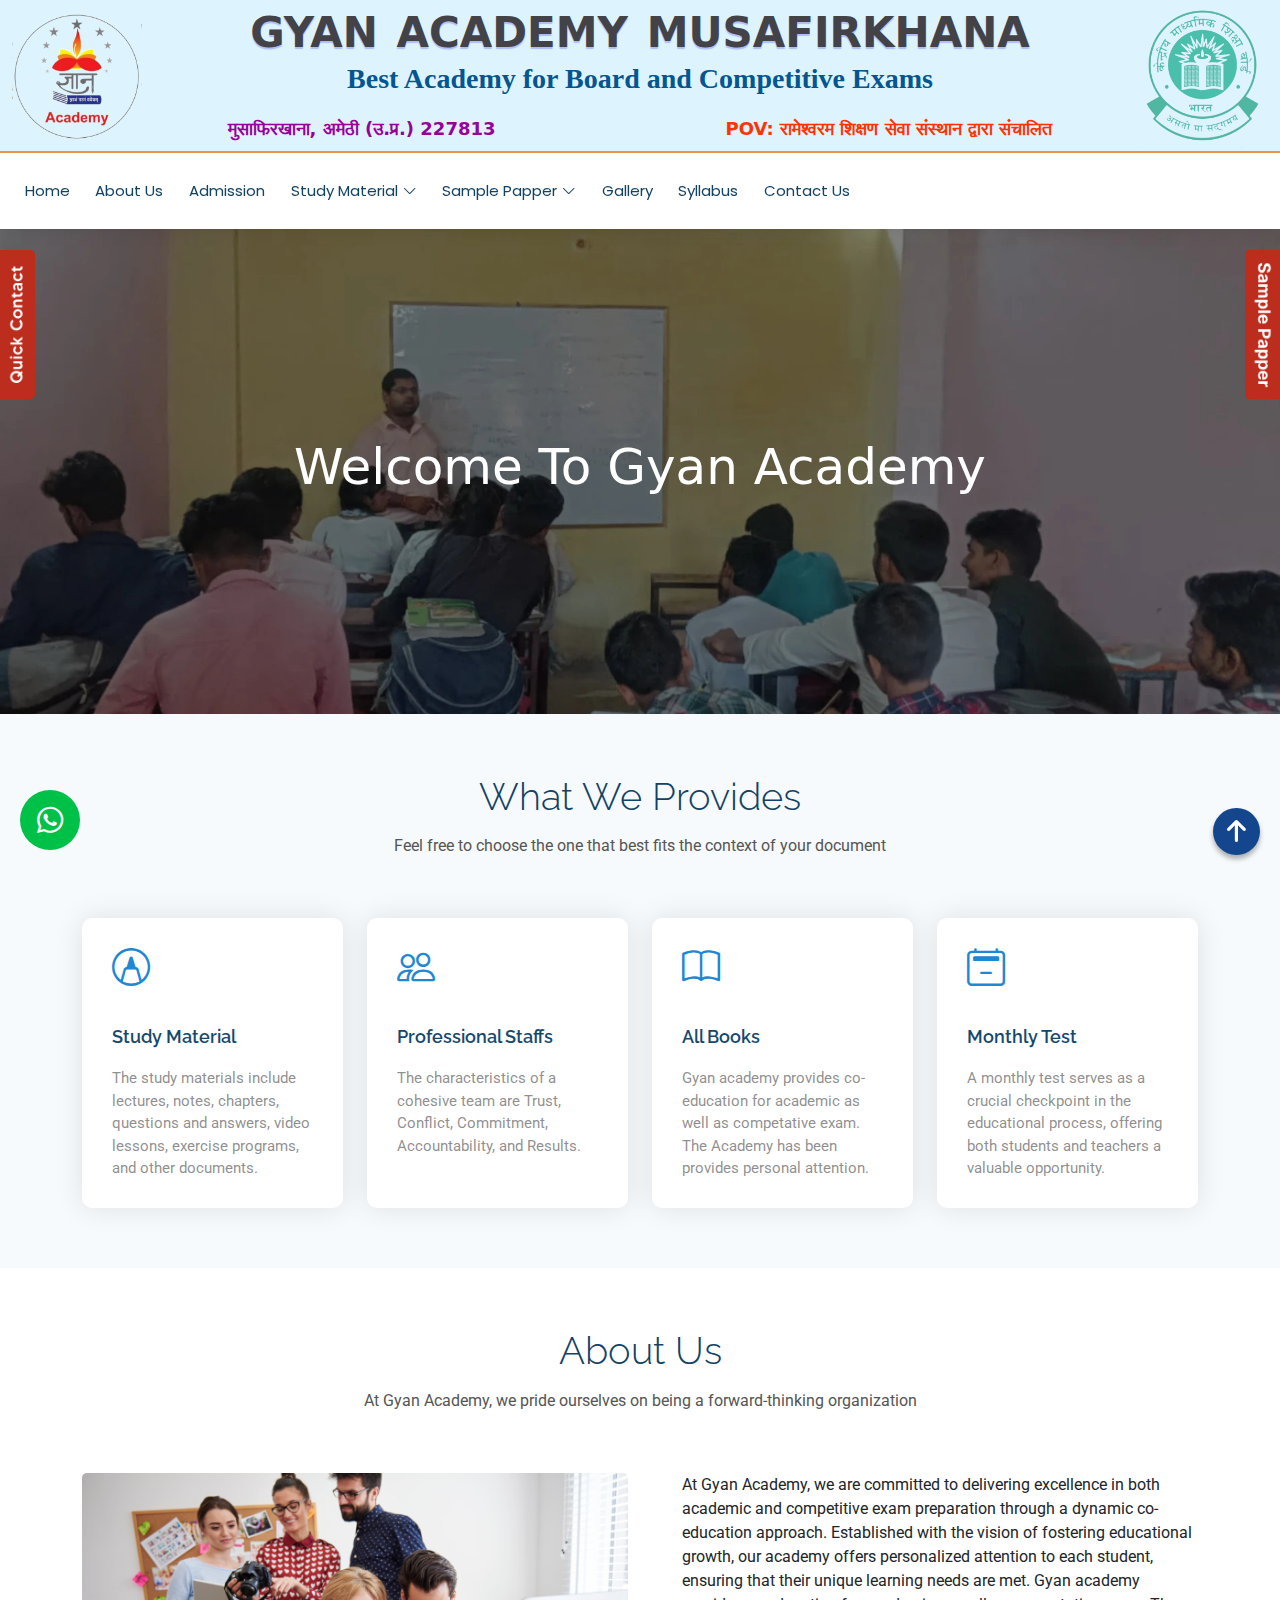
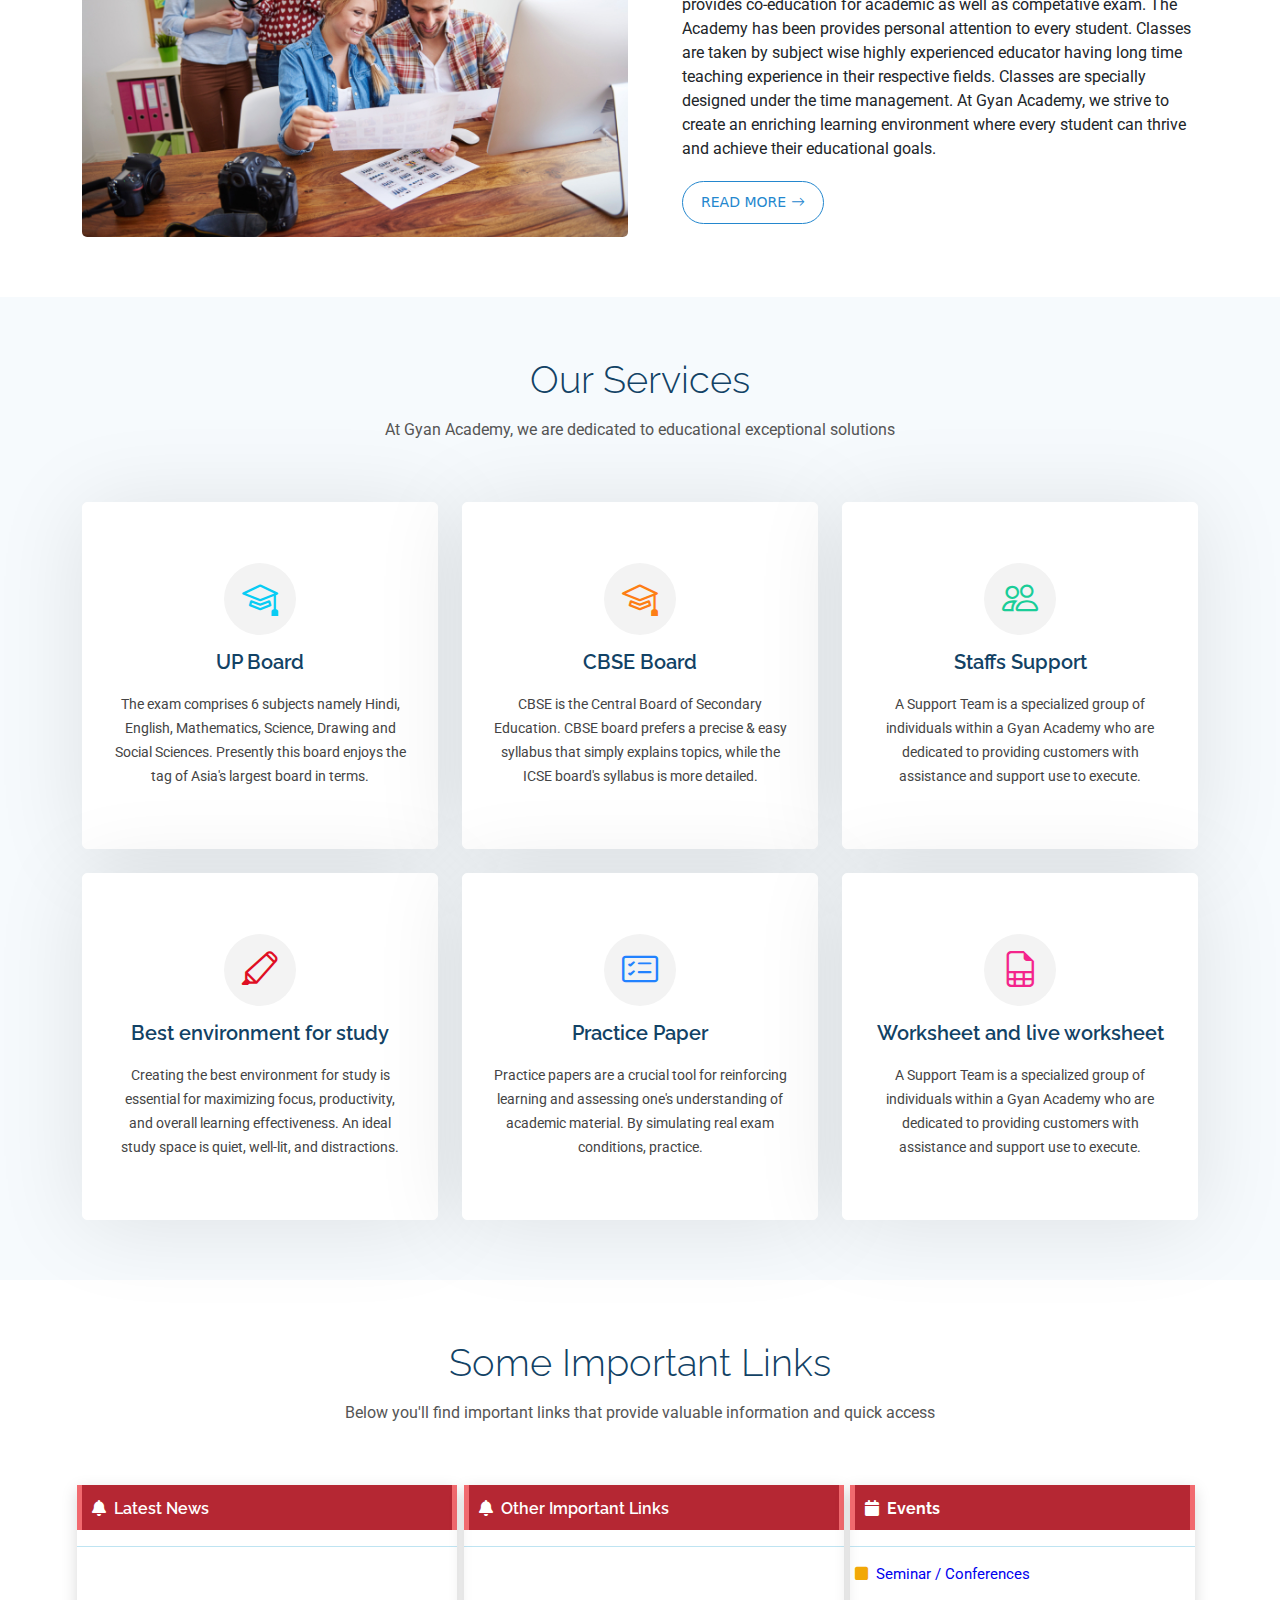
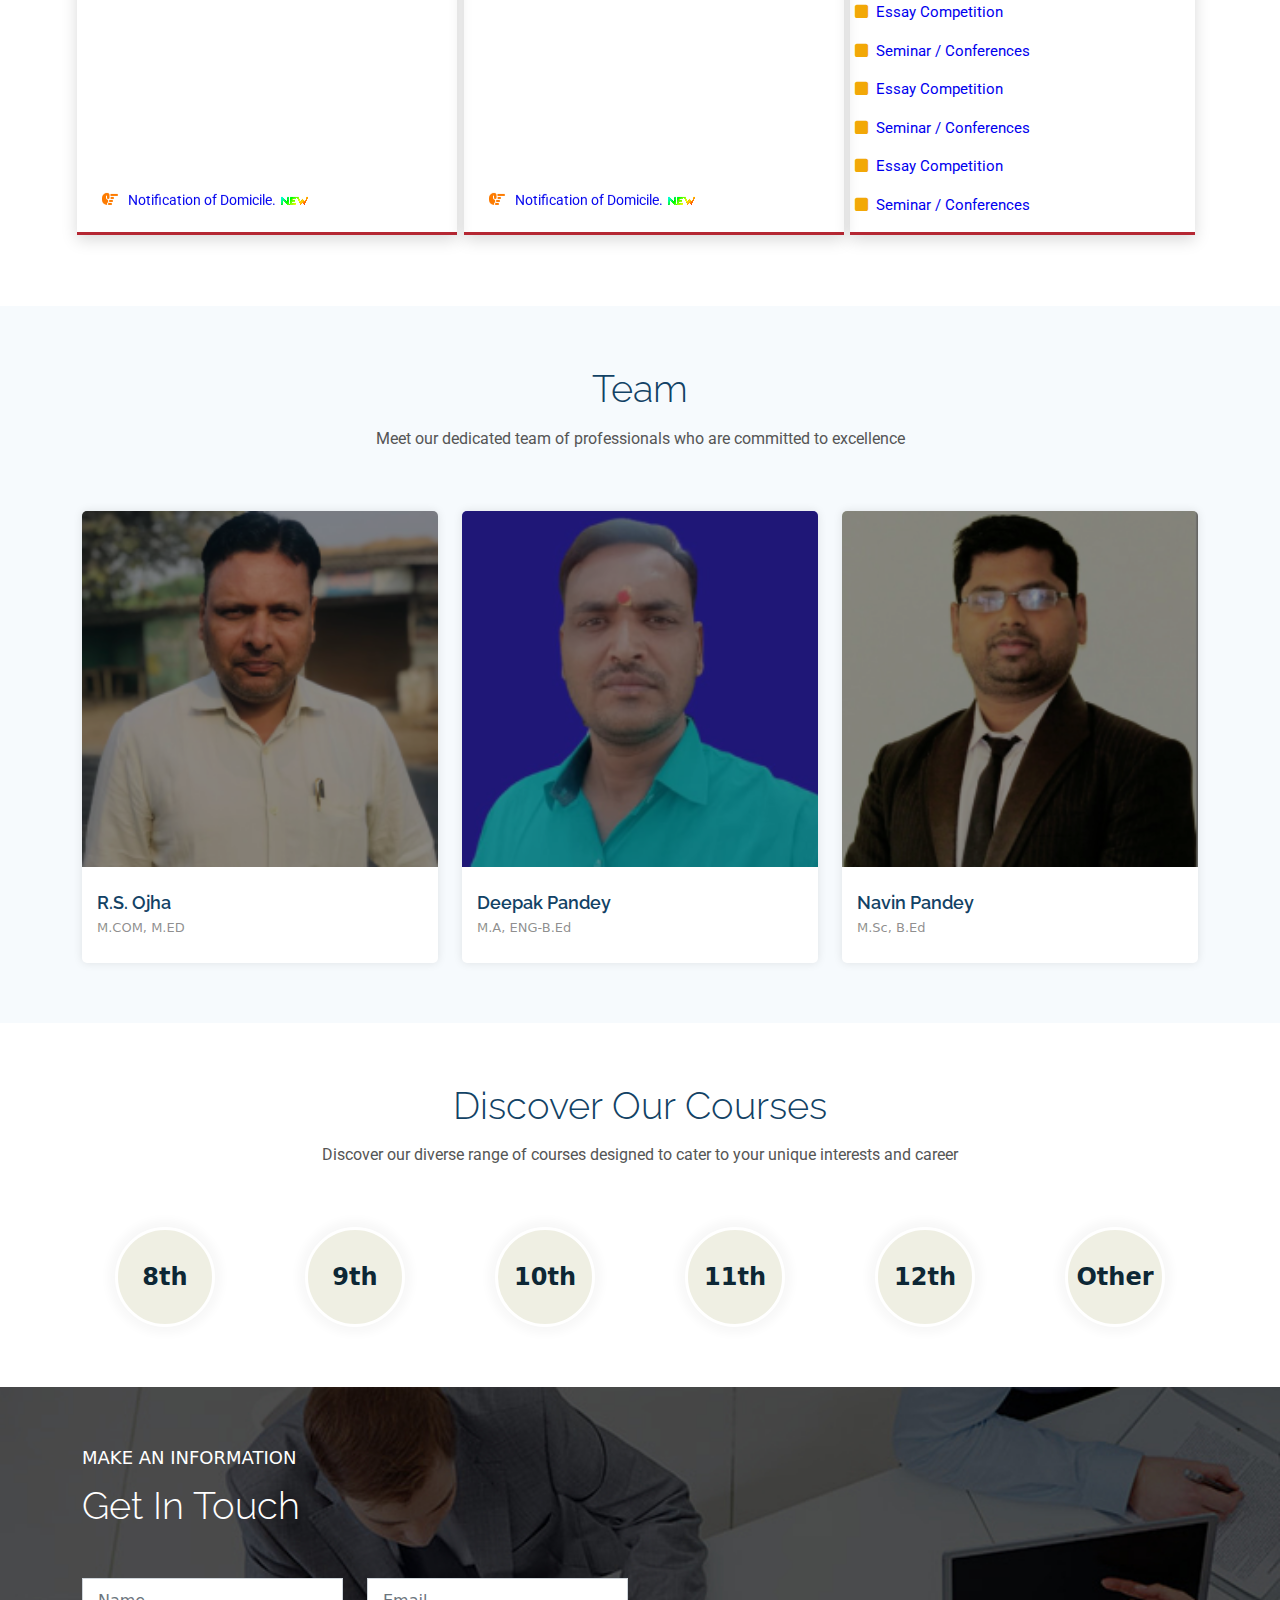
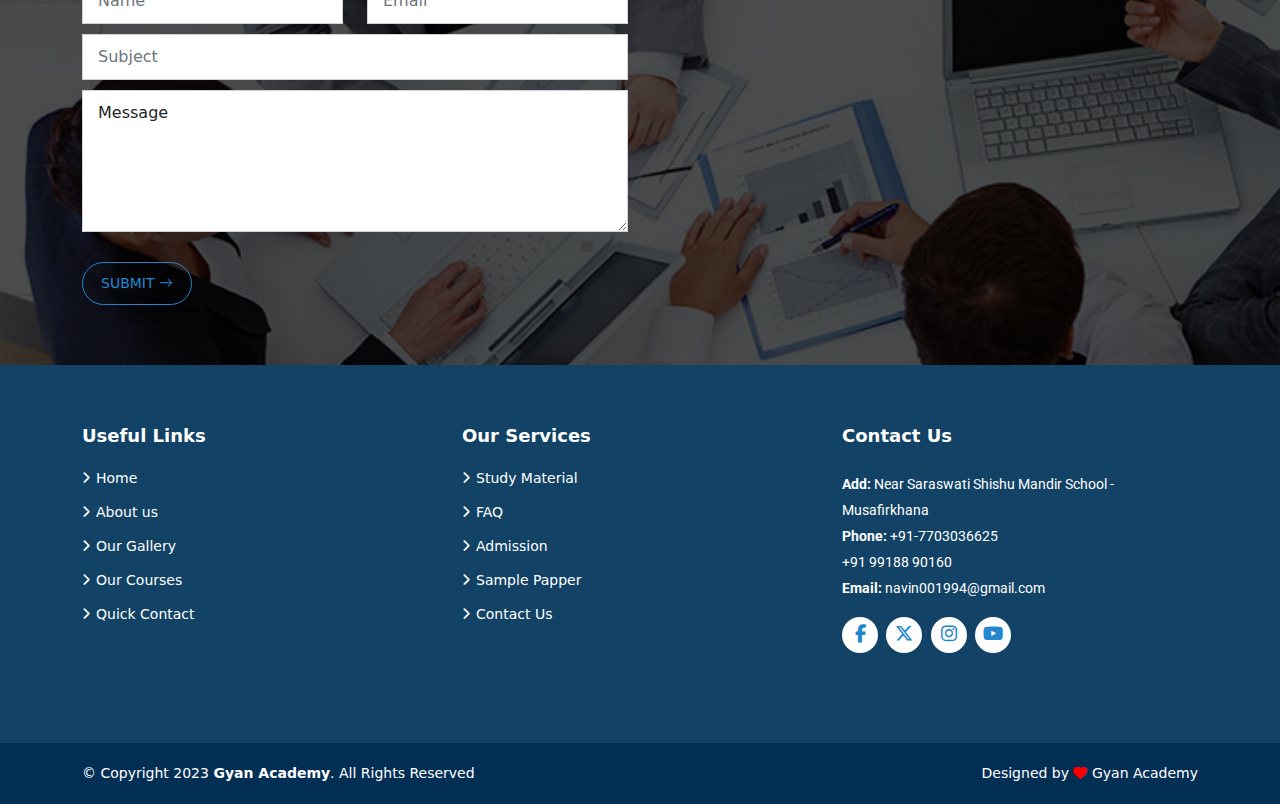
<file: index.html>
<!DOCTYPE html>
<html lang="en">

<head>
    <meta charset="UTF-8">
    <meta http-equiv="X-UA-Compatible" content="IE=edge">
    <meta name="viewport" content="width=device-width, initial-scale=1.0">
    <link rel="shortcut icon" href="img/favicon1.ico" type="image/x-icon">
    <title>Gyan Academy</title>
    <link rel="stylesheet" href="https://cdn.jsdelivr.net/npm/bootstrap-icons@1.11.3/font/bootstrap-icons.css">
    <link rel="stylesheet" href="css/all.min.css">
    <link rel="stylesheet" href="css/bootstrap.min.css">
    <link rel="stylesheet" href="https://cdnjs.cloudflare.com/ajax/libs/animate.css/4.1.1/animate.min.css">
    <link rel="stylesheet" href="https://cdnjs.cloudflare.com/ajax/libs/font-awesome/6.4.2/css/all.min.css">
    <link rel="stylesheet" href="css/flaticon.css">
    <link rel="stylesheet" href="css/fontawesome.min.css">
    <link rel="stylesheet" href="css/slick-theme.css">
    <link rel="stylesheet" href="css/slick.css">
    <link rel="stylesheet" href="css/style.css">
</head>

<body>

    <!-- Navbar Start-->
    <section class="top-bar">
        <div class="container-fluid">
            <div class="topbar-content">
                <a class="navbar-brand" href="index.html">
                    <img src="img/logo1.png" class="img-fluid" alt="">
                </a>
                <div class="topbar-title">
                    <h2>Gyan Academy Musafirkhana</h2>
                    <p>Best Academy for Board and Competitive Exams</p>
                    <div class="sub-title">
                        <span class="title-left">मुसाफिरखाना, अमेठी (उ.प्र.) 227813</span>
                        <span class="title-right">POV: रामेश्वरम शिक्षण सेवा संस्थान द्वारा संचालित</span>
                    </div>
                </div>
                <a class="navbar-brand g-logo" href="index.html">
                    <img src="img/gov-logo.png" class="img-fluid" alt="">
                </a>
            </div>
        </div>
    </section>

    <header>
        <div class="container-fluid">
            <input type="checkbox" name="check" id="check">
            <div class="nav-btn">
                <div class="nav-links">
                    <ul>
                        <li class="nav-link active">
                            <a href="index.html">Home</a>
                        </li>
                        <li class="nav-link">
                            <a href="about-us.html">About Us</a>
                        </li>
                        <li class="nav-link">
                            <a href="admission.html">Admission</a>
                        </li>
                        <li class="nav-link">
                            <a href="#">Study Material<i class="bi bi-chevron-down toggle-dropdown"></i></a>
                            <div class="dropdown">
                                <ul>
                                    <li class="dropdown-link">
                                        <a href="studymaterial.html">Study Material</a>
                                    </li>
                                    <li class="dropdown-link">
                                        <a href="books-notes.html">Notes & E-Content</a>
                                    </li>
                                    <div class="arrow"></div>
                                </ul>
                            </div>
                        </li>
                        <li class="nav-link">
                            <a href="#">Sample Papper<i class="bi bi-chevron-down toggle-dropdown"></i></a>
                            <div class="dropdown">
                                <ul>
                                    <li class="dropdown-link">
                                        <a href="#">SQP 2024-2025<i class="bi bi-chevron-right"></i></a>
                                        <div class="dropdown second">
                                            <ul>
                                                <li class="dropdown-link">
                                                    <a href="#">Class - X</a>
                                                </li>
                                                <li class="dropdown-link">
                                                    <a href="#">Class - XII</a>
                                                </li>
                                                <div class="arrow"></div>
                                            </ul>
                                        </div>
                                    </li>
                                    <li class="dropdown-link">
                                        <a href="#">SQP 2023-2024<i class="bi bi-chevron-right"></i></a>
                                        <div class="dropdown second">
                                            <ul>
                                                <li class="dropdown-link">
                                                    <a href="#">Class - X</a>
                                                </li>
                                                <li class="dropdown-link">
                                                    <a href="#">Class - XII</a>
                                                </li>
                                                <div class="arrow"></div>
                                            </ul>
                                        </div>
                                    </li>
                                    <li class="dropdown-link">
                                        <a href="#">SQP 2022-2023<i class="bi bi-chevron-right"></i></a>
                                        <div class="dropdown second">
                                            <ul>
                                                <li class="dropdown-link">
                                                    <a href="#">Class - X</a>
                                                </li>
                                                <li class="dropdown-link">
                                                    <a href="#">Class - XII</a>
                                                </li>
                                                <div class="arrow"></div>
                                            </ul>
                                        </div>
                                    </li>
                                    <li class="dropdown-link">
                                        <a href="#">SQP 2021-2022<i class="bi bi-chevron-right"></i></a>
                                        <div class="dropdown second">
                                            <ul>
                                                <li class="dropdown-link">
                                                    <a href="#">Class - X</a>
                                                </li>
                                                <li class="dropdown-link">
                                                    <a href="#">Class - XII</a>
                                                </li>
                                                <div class="arrow"></div>
                                            </ul>
                                        </div>
                                    </li>
                                    <li class="dropdown-link">
                                        <a href="#">SQP 2020-2021<i class="bi bi-chevron-right"></i></a>
                                        <div class="dropdown second">
                                            <ul>
                                                <li class="dropdown-link">
                                                    <a href="#">Class - X</a>
                                                </li>
                                                <li class="dropdown-link">
                                                    <a href="#">Class - XII</a>
                                                </li>
                                                <div class="arrow"></div>
                                            </ul>
                                        </div>
                                    </li>
                                    <li class="dropdown-link">
                                        <a href="#">SQP 2019-2020<i class="bi bi-chevron-right"></i></a>
                                        <div class="dropdown second">
                                            <ul>
                                                <li class="dropdown-link">
                                                    <a href="#">Class - X</a>
                                                </li>
                                                <li class="dropdown-link">
                                                    <a href="#">Class - XII</a>
                                                </li>
                                                <div class="arrow"></div>
                                            </ul>
                                        </div>
                                    </li>
                                    <div class="arrow"></div>
                                </ul>
                            </div>
                        </li>
                        <li class="nav-link">
                            <a href="our-gallery.html">Gallery</a>
                        </li>
                        <li class="nav-link">
                            <a href="syllabus.html">Syllabus</a>
                        </li>
                        <li class="nav-link">
                            <a href="contact.html">Contact Us</a>
                        </li>
                    </ul>
                </div>
            </div>

            <div class="hamburger-menu-container">
                <div class="hamburger-menu">
                    <div></div>
                </div>
            </div>
        </div>
    </header>
    <!-- Navbar Start-->

    <!-- Banner Section Start -->
    <div class="banner-section">
    </div>
    <div class="banner-slider">
        <div class="carousel slide" data-bs-ride="carousel" id="carouselExampleIndicators">
            <div class="carousel-inner">
                <div class="carousel-item active">
                    <img alt="Banner Image" class="d-block w-100 img-fluid" src="img/slider-1.webp">
                    <div class="carousel-caption sec-title">
                        <h1 class="text-gradient">Welcome To Gyan Academy</h1>
                    </div>
                </div>
                <div class="carousel-item">
                    <img alt="Banner Image" class="d-block w-100 img-fluid" src="img/slider-2.webp">
                    <div class="carousel-caption sec-title">
                        <h1 class="text-gradient">Welcome To Gyan Academy</h1>
                    </div>
                </div>
                <div class="carousel-item">
                    <img alt="Banner Image" class="d-block w-100 img-fluid" src="img/slider-3.webp">
                    <div class="carousel-caption sec-title">
                        <h1 class="text-gradient">Welcome To Gyan Academy</h1>
                    </div>
                </div>
                <div class="carousel-item">
                    <img alt="Banner Image" class="d-block w-100 img-fluid" src="img/slider-4.webp">
                    <div class="carousel-caption sec-title">
                        <h1 class="text-gradient">Welcome To Gyan Academy</h1>
                    </div>
                </div>
                <div class="carousel-item">
                    <img alt="Banner Image" class="d-block w-100 img-fluid" src="img/slider-5.webp">
                    <div class="carousel-caption sec-title">
                        <h1 class="text-gradient">Welcome To Gyan Academy</h1>
                    </div>
                </div>
            </div>
            <!-- <button class="carousel-control-prev" data-bs-slide="prev" data-bs-target="#carouselExampleIndicators"
                type="button"><span aria-hidden="true" class="carousel-control-prev-icon"></span> <span
                    class="visually-hidden">Previous</span></button> <button class="carousel-control-next"
                data-bs-slide="next" data-bs-target="#carouselExampleIndicators" type="button"><span aria-hidden="true"
                    class="carousel-control-next-icon"></span> <span class="visually-hidden">Next</span></button> -->
        </div>
    </div>
    <!-- Banner Section End -->

    <!-- Card Section Start -->
    <section class="feature-section">
        <div class="container">
            <div class="col-lg-12">
                <div class="section-title">
                    <h2>What We Provides</h2>
                    <p>Feel free to choose the one that best fits the context of your document</p>
                </div>
            </div>
            <div class="row">
                <div class="col-md-3">
                    <div class="feature-box bg1">
                        <!-- <img src="img/note.png" class="img-fluid" alt="Icon"> -->
                        <i class="bi bi-marker-tip"></i>
                        <h3>Study Material</h3>
                        <p>The study materials include lectures, notes, chapters, questions and answers, video lessons,
                            exercise programs, and other documents.
                        </p>
                    </div>
                </div>

                <div class="col-md-3">
                    <div class="feature-box bg2">
                        <!-- <img src="img/users.png" class="img-fluid" alt="Icon"> -->
                        <i class="bi bi-people"></i>
                        <h3>Professional Staffs</h3>
                        <p>The characteristics of a cohesive team are Trust, Conflict, Commitment, Accountability, and
                            Results.
                        </p>
                    </div>
                </div>

                <div class="col-md-3">
                    <div class="feature-box bg3">
                        <!-- <img src="img/books.png" class="img-fluid" alt="Icon"> -->
                        <i class="bi bi-book"></i>
                        <h3>All Books</h3>
                        <p>Gyan academy provides co-education for academic as well as competative exam. The Academy has
                            been provides personal attention.
                        </p>
                    </div>
                </div>

                <div class="col-md-3">
                    <div class="feature-box bg3">
                        <!-- <img src="img/books.png" class="img-fluid" alt="Icon"> -->
                        <i class="bi bi-calendar2-minus"></i>
                        <h3>Monthly Test</h3>
                        <p>A monthly test serves as a crucial checkpoint in the educational process, offering both
                            students and teachers a valuable opportunity. </p>
                    </div>
                </div>
            </div>
        </div>
    </section>
    <!-- Card Section Start -->

    <!-- About Section Start-->
    <div class="about-section">
        <div class="container">
            <div class="col-lg-12">
                <div class="section-title">
                    <h2>About Us</h2>
                    <p>At Gyan Academy, we pride ourselves on being a forward-thinking organization</p>
                </div>
            </div>
            <div class="row">
                <div class="col-md-6">
                    <div class="about-img">
                        <img src="./img/banner-1.jpg" class="img-fluid" alt="About Image">
                    </div>
                </div>
                <div class="col-md-6">
                    <div class="about-title">
                        <p>At Gyan Academy, we are committed to delivering excellence in both academic and competitive
                            exam preparation through a dynamic co-education approach. Established with the vision of
                            fostering educational growth, our academy offers personalized attention to each student,
                            ensuring that their unique learning needs are met. Gyan academy provides co-education for
                            academic as well as competative exam. The Academy
                            has been
                            provides personal attention to every student.
                            Classes are taken by subject wise highly experienced educator having long time teaching
                            experience
                            in their respective fields. Classes are specially designed under the time management. At
                            Gyan Academy, we strive to create
                            an enriching learning environment where every student can thrive and achieve their
                            educational goals.</p>
                        <div class="about-btn">
                            <a href="about-us.html" class="main-btn">
                                <span class="btn-text">Read More <i class="bi bi-arrow-right"></i></span>
                            </a>
                        </div>
                    </div>
                </div>
            </div>
        </div>
    </div>
    </div>
    <!-- About Section End-->

    <!-- Services Section Start-->
    <section class="services">
        <div class="container" id="services">
            <div class="col-lg-12">
                <div class="section-title">
                    <h2>Our Services</h2>
                    <p>At Gyan Academy, we are dedicated to educational exceptional solutions</p>
                </div>
            </div>
            <div class="row gy-4">
                <div class="col-md-4">
                    <div class="service-box icon-box-cyan">
                        <!-- <img src="img/aid.png" class="img-fluid" alt="Service Icons"> -->
                        <div class="icon"><i class="bi bi-mortarboard"></i></div>
                        <h3>UP Board</h3>
                        <p>The exam comprises 6 subjects namely Hindi, English, Mathematics, Science, Drawing and Social
                            Sciences.
                            Presently this board enjoys the tag of Asia's largest board in terms.
                        </p>
                    </div>
                </div>

                <div class="col-md-4">
                    <div class="service-box icon-box-orange">
                        <div class="icon"><i class="bi bi-mortarboard"></i></div>
                        <h3>CBSE Board</h3>
                        <p>
                            CBSE is the Central Board of Secondary Education. CBSE board prefers a precise & easy
                            syllabus that simply explains topics, while the ICSE
                            board's syllabus is more detailed.
                        </p>
                    </div>
                </div>

                <div class="col-md-4">
                    <div class="service-box icon-box-green">
                        <div class="icon"><i class="bi bi-people"></i></div>
                        <h3>Staffs Support</h3>
                        <p>A Support Team is a specialized group of individuals within a Gyan Academy who are dedicated
                            to providing customers with assistance and support use to execute.
                        </p>
                    </div>
                </div>

                <div class="col-md-4">
                    <div class="service-box icon-box-red">
                        <div class="icon"><i class="bi bi-highlighter"></i></div>
                        <h3>Best environment for study</h3>
                        <p>Creating the best environment for study is essential for maximizing focus, productivity, and
                            overall learning effectiveness. An ideal study space is quiet, well-lit, and
                            distractions.
                        </p>
                    </div>
                </div>

                <div class="col-md-4">
                    <div class="service-box icon-box-blue">
                        <div class="icon"><i class="bi bi-card-checklist"></i></div>
                        <h3>Practice Paper</h3>
                        <p>Practice papers are a crucial tool for reinforcing learning and assessing one's understanding
                            of academic material. By simulating real exam conditions, practice.
                        </p>
                    </div>
                </div>

                <div class="col-md-4">
                    <div class="service-box icon-box-pink">
                        <div class="icon"><i class="bi bi-file-earmark-spreadsheet"></i></div>
                        <h3>Worksheet and live worksheet</h3>
                        <p>A Support Team is a specialized group of individuals within a Gyan Academy who are dedicated
                            to providing customers with assistance and support use to execute.
                        </p>
                    </div>
                </div>
            </div>
        </div>
    </section>
    <!-- Services Section End-->

    <!-- Marquee Section Start-->
    <div class="block">
        <div class="section group">
            <div class="container">
                <div class="col-lg-12">
                    <div class="section-title">
                        <h2>Some Important Links</h2>
                        <p>Below you'll find important links that provide valuable information and quick access</p>
                    </div>
                </div>
                <div class="row">
                    <div class="col-md-4 span_1">
                        <h2><i class="fa-solid fa-bell"></i>&nbsp;&nbsp;Latest News</h2>
                        <hr>
                        <marquee direction="up" scrollamount="2" onmouseout="start()" onmouseover="stop()">
                            <ul>
                                <li><i class="fa-solid fa-hand-point-right"></i><a href="#" target="_blank">Notification
                                        of
                                        Domicile.&nbsp;<img src="img/new3.gif" alt="new_icon"></a></li>
                                <li><i class="fa-solid fa-hand-point-right"></i><a href="#" target="_blank">Google Form
                                        Link for Application Form for Admission
                                        2023&nbsp;<img src="img/new3.gif" alt="new_icon"></a></li>
                                <li><i class="fa-solid fa-hand-point-right"></i><a href="#" target="_blank">Notification
                                        of
                                        Domicile.&nbsp;<img src="img/new3.gif" alt="new_icon"></a></li>
                                <li><i class="fa-solid fa-hand-point-right"></i><a href="#" target="_blank">Google Form
                                        Link for Application Form for Admission
                                        2023&nbsp;<img src="img/new3.gif" alt="new_icon"></a></li>
                                <li><i class="fa-solid fa-hand-point-right"></i><a href="#" target="_blank">Notification
                                        of
                                        Domicile.&nbsp;<img src="img/new3.gif" alt="new_icon"></a></li>
                                <li><i class="fa-solid fa-hand-point-right"></i><a href="#" target="_blank">Google Form
                                        Link for Application Form for Admission
                                        2023&nbsp;<img src="img/new3.gif" alt="new_icon"></a></li>
                                <li><i class="fa-solid fa-hand-point-right"></i><a href="#" target="_blank">Notification
                                        of
                                        Domicile.&nbsp;<img src="img/new3.gif" alt="new_icon"></a></li>
                                <li><i class="fa-solid fa-hand-point-right"></i><a href="#" target="_blank">Google Form
                                        Link for Application Form for Admission
                                        2023&nbsp;<img src="img/new3.gif" alt="new_icon"></a></li>
                                <li><i class="fa-solid fa-hand-point-right"></i><a href="#" target="_blank">Notification
                                        of
                                        Domicile.&nbsp;<img src="img/new3.gif" alt="new_icon"></a></li>
                                <li><i class="fa-solid fa-hand-point-right"></i><a href="#" target="_blank">Google Form
                                        Link for Application Form for Admission
                                        2023&nbsp;<img src="img/new3.gif" alt="new_icon"></a></li>
                                <li><i class="fa-solid fa-hand-point-right"></i><a href="#" target="_blank">Notification
                                        of
                                        Domicile.&nbsp;<img src="img/new3.gif" alt="new_icon"></a></li>
                                <li><i class="fa-solid fa-hand-point-right"></i><a href="#" target="_blank">Google Form
                                        Link for Application Form for Admission
                                        2023&nbsp;<img src="img/new3.gif" alt="new_icon"></a></li>
                                <li><i class="fa-solid fa-hand-point-right"></i><a href="#" target="_blank">Notification
                                        of
                                        Domicile.&nbsp;<img src="img/new3.gif" alt="new_icon"></a></li>
                                <li><i class="fa-solid fa-hand-point-right"></i><a href="#" target="_blank">Google Form
                                        Link for Application Form for Admission
                                        2023&nbsp;<img src="img/new3.gif" alt="new_icon"></a></li>
                                <li><i class="fa-solid fa-hand-point-right"></i><a href="#" target="_blank">Notification
                                        of
                                        Domicile.&nbsp;<img src="img/new3.gif" alt="new_icon"></a></li>
                                <li><i class="fa-solid fa-hand-point-right"></i><a href="#" target="_blank">Google Form
                                        Link for Application Form for Admission
                                        2023&nbsp;<img src="img/new3.gif" alt="new_icon"></a></li>
                                <li><i class="fa-solid fa-hand-point-right"></i><a href="#" target="_blank">Notification
                                        of
                                        Domicile.&nbsp;<img src="img/new3.gif" alt="new_icon"></a></li>
                                <li><i class="fa-solid fa-hand-point-right"></i><a href="#" target="_blank">Google Form
                                        Link for Application Form for Admission
                                        2023&nbsp;<img src="img/new3.gif" alt="new_icon"></a></li>
                                <li><i class="fa-solid fa-hand-point-right"></i><a href="#" target="_blank">Notification
                                        of
                                        Domicile.&nbsp;<img src="img/new3.gif" alt="new_icon"></a></li>
                                <li><i class="fa-solid fa-hand-point-right"></i><a href="#" target="_blank">Google Form
                                        Link for Application Form for Admission
                                        2023&nbsp;<img src="img/new3.gif" alt="new_icon"></a></li>
                            </ul>
                        </marquee>
                    </div>
                    <div class="col-md-4 span_1">
                        <h2><i class="fa-solid fa-bell"></i>&nbsp;&nbsp;Other Important Links</h2>
                        <hr>
                        <marquee direction="up" scrollamount="2" onmouseout="start()" onmouseover="stop()">
                            <ul>
                                <li><i class="fa-solid fa-hand-point-right"></i><a href="#" target="_blank">Notification
                                        of
                                        Domicile.&nbsp;<img src="img/new3.gif" alt="new_icon"></a></li>
                                <li><i class="fa-solid fa-hand-point-right"></i><a href="#" target="_blank">Google Form
                                        Link for Application Form for Admission
                                        2023&nbsp;<img src="img/new3.gif" alt="new_icon"></a></li>
                                <li><i class="fa-solid fa-hand-point-right"></i><a href="#" target="_blank">Notification
                                        of
                                        Domicile.&nbsp;<img src="img/new3.gif" alt="new_icon"></a></li>
                                <li><i class="fa-solid fa-hand-point-right"></i><a href="#" target="_blank">Google Form
                                        Link for Application Form for Admission
                                        2023&nbsp;<img src="img/new3.gif" alt="new_icon"></a></li>
                                <li><i class="fa-solid fa-hand-point-right"></i><a href="#" target="_blank">Notification
                                        of
                                        Domicile.&nbsp;<img src="img/new3.gif" alt="new_icon"></a></li>
                                <li><i class="fa-solid fa-hand-point-right"></i><a href="#" target="_blank">Google Form
                                        Link for Application Form for Admission
                                        2023&nbsp;<img src="img/new3.gif" alt="new_icon"></a></li>
                                <li><i class="fa-solid fa-hand-point-right"></i><a href="#" target="_blank">Notification
                                        of
                                        Domicile.&nbsp;<img src="img/new3.gif" alt="new_icon"></a></li>
                                <li><i class="fa-solid fa-hand-point-right"></i><a href="#" target="_blank">Google Form
                                        Link for Application Form for Admission
                                        2023&nbsp;<img src="img/new3.gif" alt="new_icon"></a></li>
                                <li><i class="fa-solid fa-hand-point-right"></i><a href="#" target="_blank">Notification
                                        of
                                        Domicile.&nbsp;<img src="img/new3.gif" alt="new_icon"></a></li>
                                <li><i class="fa-solid fa-hand-point-right"></i><a href="#" target="_blank">Google Form
                                        Link for Application Form for Admission
                                        2023&nbsp;<img src="img/new3.gif" alt="new_icon"></a></li>
                                <li><i class="fa-solid fa-hand-point-right"></i><a href="#" target="_blank">Notification
                                        of
                                        Domicile.&nbsp;<img src="img/new3.gif" alt="new_icon"></a></li>
                                <li><i class="fa-solid fa-hand-point-right"></i><a href="#" target="_blank">Google Form
                                        Link for Application Form for Admission
                                        2023&nbsp;<img src="img/new3.gif" alt="new_icon"></a></li>
                                <li><i class="fa-solid fa-hand-point-right"></i><a href="#" target="_blank">Notification
                                        of
                                        Domicile.&nbsp;<img src="img/new3.gif" alt="new_icon"></a></li>
                                <li><i class="fa-solid fa-hand-point-right"></i><a href="#" target="_blank">Google Form
                                        Link for Application Form for Admission
                                        2023&nbsp;<img src="img/new3.gif" alt="new_icon"></a></li>
                                <li><i class="fa-solid fa-hand-point-right"></i><a href="#" target="_blank">Notification
                                        of
                                        Domicile.&nbsp;<img src="img/new3.gif" alt="new_icon"></a></li>
                                <li><i class="fa-solid fa-hand-point-right"></i><a href="#" target="_blank">Google Form
                                        Link for Application Form for Admission
                                        2023&nbsp;<img src="img/new3.gif" alt="new_icon"></a></li>
                                <li><i class="fa-solid fa-hand-point-right"></i><a href="#" target="_blank">Notification
                                        of
                                        Domicile.&nbsp;<img src="img/new3.gif" alt="new_icon"></a></li>
                                <li><i class="fa-solid fa-hand-point-right"></i><a href="#" target="_blank">Google Form
                                        Link for Application Form for Admission
                                        2023&nbsp;<img src="img/new3.gif" alt="new_icon"></a></li>
                                <li><i class="fa-solid fa-hand-point-right"></i><a href="#" target="_blank">Notification
                                        of
                                        Domicile.&nbsp;<img src="img/new3.gif" alt="new_icon"></a></li>
                                <li><i class="fa-solid fa-hand-point-right"></i><a href="#" target="_blank">Google Form
                                        Link for Application Form for Admission
                                        2023&nbsp;<img src="img/new3.gif" alt="new_icon"></a></li>
                            </ul>
                        </marquee>
                    </div>
                    <div class="col-md-4 span_2 span_1">
                        <h2><i class="fa-solid fa-calendar"></i>&nbsp;&nbsp;Events</h2>
                        <hr>
                        <p>
                            <i class="fa-solid fa-square"></i>&nbsp;&nbsp;<a href="#">Seminar / Conferences</a>
                        </p>
                        <p>
                            <i class="fa-solid fa-square"></i>&nbsp;&nbsp;<a href="#">Essay Competition</a>
                        </p>
                        <p>
                            <i class="fa-solid fa-square"></i>&nbsp;&nbsp;<a href="#">Seminar / Conferences</a>
                        </p>
                        <p>
                            <i class="fa-solid fa-square"></i>&nbsp;&nbsp;<a href="#">Essay Competition</a>
                        </p>
                        <p>
                            <i class="fa-solid fa-square"></i>&nbsp;&nbsp;<a href="#">Seminar / Conferences</a>
                        </p>
                        <p>
                            <i class="fa-solid fa-square"></i>&nbsp;&nbsp;<a href="#">Essay Competition</a>
                        </p>
                        <p>
                            <i class="fa-solid fa-square"></i>&nbsp;&nbsp;<a href="#">Seminar / Conferences</a>
                        </p>
                    </div>
                </div>
            </div>
        </div>
    </div>
    <!-- Marquee Section End-->

    <!-- Profile Section Start -->
    <section class="team-section">
        <div class="container">
            <div class="col-lg-12">
                <div class="section-title">
                    <h2>Team</h2>
                    <p>Meet our dedicated team of professionals who are committed to excellence</p>
                </div>
            </div>
            <div class="row justify-content-center">
                <div class="col-sm-6 col-md-6 col-lg-4 mb-5 mb-lg-0">
                    <!-- <div class="h-100 team-box">
                        <img src="img/profile-1.png" class="img-fluid" alt="Image">
                        <div class="team-info">
                            <h2>R.S. Ojha</h2>
                            <span class="meta d-block mb-3">(M.COM, M.ED)</span>
                            <p>Mr. R.S. Ojha is well known 25 years experinced teacher/Principal in Musafirkhana in both
                                accademic as well as competitive exams.
                                He has qualified M.Com, M.Ed. from Dr. Ram Manohar Lohia Avadh University Faizabad Uttar
                                Pradesh.
                                Ojha Sir also called as future making of Students.
                                Under his guidance more than 200 students serve in Government Job.</p>
                            <div class="social-links">
                                <a href="" target="_blank"><i class="facebook-icon"></i></a>
                                <a href="" target="_blank"><i class="twitter-icon"></i></a>
                                <a href="" target="_blank"><i class="instagram-icon"></i></a>
                                <a href="" target="_blank"><i class="youtube-icon"></i></a>
                            </div>
                        </div>
                    </div> -->
                    <div class="team-member">
                        <div class="team-img">
                            <img src="img/profile-1.png" class="img-fluid" alt="">
                            <div class="social">
                                <a href=""><i class="bi bi-twitter-x"></i></a>
                                <a href=""><i class="bi bi-facebook"></i></a>
                                <a href=""><i class="bi bi-instagram"></i></a>
                                <a href=""><i class="bi bi-linkedin"></i></a>
                            </div>
                            <div class="bg-overlay"></div>
                        </div>
                        <div class="team-info">
                            <h4>R.S. Ojha</h4>
                            <span>M.COM, M.ED</span>
                        </div>
                    </div>
                </div>

                <div class="col-sm-6 col-md-6 col-lg-4 mb-5 mb-lg-0">
                    <!-- <div class="h-100 team-box">
                        <img src="img/profile-2.png" class="img-fluid" alt="Image">
                        <div class="team-info">
                            <h2>Deepak Pandey</h2>
                            <span class="meta d-block mb-3">(M.A, ENG-B.Ed)</span>
                            <p>Mr. Dipak Pandey is well known 17 years experinced teacher in Musafirkhana in both
                                accademic as well as competitive exams and also founder of Gyan Academy Musafirkhana.
                                He has qualified M.A., B.Ed. from Dr. Ram Manohar Lohia Avadh University Faizabad Uttar
                                Pradesh.
                                Under his guidance more than 100 students serve in Government Job.</p>
                            <div class="social-links">
                                <a href="" target="_blank"><i class="facebook-icon"></i></a>
                                <a href="" target="_blank"><i class="twitter-icon"></i></a>
                                <a href="" target="_blank"><i class="instagram-icon"></i></a>
                                <a href="" target="_blank"><i class="youtube-icon"></i></a>
                            </div>
                        </div>
                    </div> -->

                    <div class="team-member">
                        <div class="team-img">
                            <img src="img/profile-2.png" class="img-fluid" alt="">
                            <div class="social">
                                <a href=""><i class="bi bi-twitter-x"></i></a>
                                <a href=""><i class="bi bi-facebook"></i></a>
                                <a href=""><i class="bi bi-instagram"></i></a>
                                <a href=""><i class="bi bi-linkedin"></i></a>
                            </div>
                            <div class="bg-overlay"></div>
                        </div>
                        <div class="team-info">
                            <h4>Deepak Pandey</h4>
                            <span>M.A, ENG-B.Ed</span>
                        </div>
                    </div>
                </div>

                <div class="col-sm-6 col-md-6 col-lg-4 mb-5 mb-lg-0">
                    <!-- <div class="h-100 team-box">
                        <img src="img/profile-4.png" class="img-fluid" alt="Image">
                        <div class="team-info">
                            <h2>Navin Pandey</h2>
                            <span class="meta d-block mb-3">(M.Sc, B.Ed)</span>
                            <p>Mr.Navin Panday is working as PGT chemistry teacher in W.H. public school musafirkhana
                                Amethi as well as co-founder of Gyan Academy from 7 Years.
                                He has qualified M.Sc. , B.Ed. from Dr. Ram Manohar Lohia Avadh University Faizabad
                                Uttar Pradesh.
                                Under his guidance many students completed 12th, NEET with highest rank as well as B.Sc.
                                and M.Sc.</p>
                            <div class="social-links">
                                <a href="https://www.facebook.com/navin.panday.182?mibextid=ZbWKwL" target="_blank"><i
                                        class="facebook-icon"></i></a>
                                <a href="https://twitter.com/NavinPanday15/status/1645060475263262723?t=veFvHi2ZDkkyEL6kEGzHBA&s=08"
                                    target="_blank"><i class="twitter-icon"></i></a>
                                <a href="https://www.instagram.com/navin.panday.182/?utm_source=qr&igshid=OGIxMTE0OTdkZA%3D%3D"
                                    target="_blank"><i class="instagram-icon"></i></a>
                                <a href="https://www.youtube.com/@navinpandaychemistry2389" target="_blank"><i
                                        class="youtube-icon"></i></a>
                            </div>
                        </div>
                    </div> -->

                    <div class="team-member">
                        <div class="team-img">
                            <img src="img/profile-4.png" class="img-fluid" alt="">
                            <div class="social">
                                <a href=""><i class="bi bi-twitter-x"></i></a>
                                <a href=""><i class="bi bi-facebook"></i></a>
                                <a href=""><i class="bi bi-instagram"></i></a>
                                <a href=""><i class="bi bi-linkedin"></i></a>
                            </div>
                            <div class="bg-overlay"></div>
                        </div>
                        <div class="team-info">
                            <h4>Navin Pandey</h4>
                            <span>M.Sc, B.Ed</span>
                        </div>
                    </div>
                </div>
            </div>
        </div>
    </section>
    <!-- Profile Section End-->

    <!-- Services Section Start-->
    <section class="why-gyanacademy" id="courses">
        <div class="container">
            <div class="col-lg-12">
                <div class="section-title">
                    <h2>Discover Our Courses</h2>
                    <p>Discover our diverse range of courses designed to cater to your unique interests and career</p>
                </div>
            </div>
            <div class="row">
                <div class="col-lg-2 col-md-4 col-sm-4 col-6">
                    <a href="our-courses.html">
                        <div class="why-box">
                            <div class="why-icon">
                                <!-- <img src="/img/open-book.png" class="img-fluid" alt="Book"> -->
                                <h5>8th</h5>
                            </div>
                        </div>
                    </a>
                </div>
                <div class="col-lg-2 col-md-4 col-sm-4 col-6">
                    <a href="our-courses.html">
                        <div class="why-box">
                            <div class="why-icon">
                                <h5>9th</h5>
                            </div>
                        </div>
                    </a>
                </div>
                <div class="col-lg-2 col-md-4 col-sm-4 col-6">
                    <a href="our-courses.html">
                        <div class="why-box">
                            <div class="why-icon">
                                <!-- <img src="/img/open-book.png" class="img-fluid" alt="Book"> -->
                                <h5>10th</h5>
                            </div>
                        </div>
                    </a>
                </div>
                <div class="col-lg-2 col-md-4 col-sm-4 col-6">
                    <a href="our-courses.html">
                        <div class="why-box">
                            <div class="why-icon">
                                <h5>11th</h5>
                            </div>
                        </div>
                    </a>
                </div>
                <div class="col-lg-2 col-md-4 col-sm-4 col-6">
                    <a href="our-courses.html">
                        <div class="why-box">
                            <div class="why-icon">
                                <h5>12th</h5>
                            </div>
                        </div>
                    </a>
                </div>
                <div class="col-lg-2 col-md-4 col-sm-4 col-6">
                    <a href="our-courses.html">
                        <div class="why-box">
                            <div class="why-icon">
                                <h5>Other</h5>
                            </div>
                        </div>
                    </a>
                </div>
            </div>
        </div>
    </section>
    <!-- Services Section Start-->

    <!-- Contact Section Start-->
    <section class="get-section">
        <div class="container">
            <div class="row">
                <div class="col-md-6">
                    <div class="form-section">
                        <h4>Make An Information</h4>
                        <h3>Get In Touch</h3>
                    </div>
                    <form>
                        <div class="row">
                            <div class="col-md-6">
                                <div class="form-group">
                                    <input type="text" class="form-control" placeholder="Name">
                                </div>
                            </div>

                            <div class="col-md-6">
                                <div class="form-group">
                                    <input type="email" class="form-control" placeholder="Email">
                                </div>
                            </div>

                            <div class="col-md-12">
                                <div class="form-group">
                                    <input type="email" class="form-control" placeholder="Subject">
                                </div>
                            </div>

                            <div class="col-md-12">
                                <div class="form-group">
                                    <textarea class="form-control" name="" id="" cols="30" rows="5">Message</textarea>
                                </div>
                            </div>

                            <!-- <div class="mt-2"><button class="button-one"><span>Submit</span></button></div> -->
                            <div class="col-md-12">
                                <a href="#" class="main-btn">
                                    <span class="btn-text">Submit <i class="bi bi-arrow-right"></i></span>
                                </a>
                            </div>
                        </div>
                    </form>
                </div>
            </div>
        </div>
    </section>
    <!-- Contact Section End-->

    <!-- Footer Section Start-->
    <div id="footer">
        <!-- <div class="footer-newsletter">
            <div class="container">
                <div class="row">
                    <div class="col-lg-6">
                        <h4>Our Newsletter</h4>
                        <p>Gyan academy provides co-education for Academic.</p>
                    </div>
                    <div class="col-lg-6">
                        <form>
                            <input type="email" name="email"><input type="submit" value="Subscribe">
                        </form>
                    </div>
                </div>
            </div>
        </div> -->

        <div class="footer-top">
            <div class="container">
                <div class="row">
                    <div class="col-lg-4 col-md-6 footer-links">
                        <h4>Useful Links</h4>
                        <ul>
                            <li><i class="fa-solid fa-chevron-right"></i> <a href="index.html">Home</a></li>
                            <li><i class="fa-solid fa-chevron-right"></i> <a href="about-us.html">About us</a></li>
                            <li><i class="fa-solid fa-chevron-right"></i> <a href="our-gallery.html">Our Gallery</a>
                            </li>
                            <li><i class="fa-solid fa-chevron-right"></i> <a href="our-courses.html">Our Courses</a>
                            </li>
                            <li><i class="fa-solid fa-chevron-right"></i> <a href="contact.html">Quick Contact</a></li>
                        </ul>
                    </div>

                    <div class="col-lg-4 col-md-6 footer-links">
                        <h4>Our Services</h4>
                        <ul>
                            <li><i class="fa-solid fa-chevron-right"></i> <a href="studymaterial.html">Study
                                    Material</a></li>
                            <li><i class="fa-solid fa-chevron-right"></i> <a href="FAQ.html">FAQ</a></li>
                            <li><i class="fa-solid fa-chevron-right"></i> <a href="admission.html">Admission</a></li>
                            <li><i class="fa-solid fa-chevron-right"></i> <a href="#">Sample Papper</a></li>
                            <li><i class="fa-solid fa-chevron-right"></i> <a href="contact.html">Contact Us</a></li>
                        </ul>
                    </div>

                    <div class="col-lg-4 col-md-6 footer-contact">
                        <h4>Contact Us</h4>
                        <p>
                            <strong>Add:</strong> Near Saraswati
                            Shishu Mandir School -
                            Musafirkhana <br>
                            <a href="tel:+917703036625"><strong>Phone:</strong> +91-7703036625<br></a>
                            <a href="tel:+919918890160">+91 99188 90160 <br></a>
                            <a href="mailto:navin001994@gmail.com"><strong>Email:</strong> navin001994@gmail.com<br></a>
                        </p>

                        <div class="social-links mt-3">
                            <a href="https://m.facebook.com/groups/2700622780075218/?ref=share&amp;mibextid=KtfwRi" target="_blank" class="facebook">
                                <i class="fab fa-facebook-f"></i>
                            </a>
                            <a href="#" target="_blank"><i class="fa-brands fa-x-twitter"></i></a>
                            <a href="https://instagram.com/gyanacademy47?igshid=ZGUzMzM3NWJiOQ==" target="_blank" class="instagram"><i class="fab fa-instagram"></i></a>
                            <a href="https://www.youtube.com/@GYANACADEMYMUSAFIRKHANA" target="_blank" class="youtube"><i class="fab fa-youtube"></i></a>
                        </div>
                    </div>

                    <!-- <div class="col-lg-3 col-md-6 footer-info">
                        <h3>About Gyan Academy</h3>
                        <p>Gyan academy provides co-education for academic as well as competative exam. The Academy has
                            been provides personal attention to every student.</p>
                        <div class="social-links mt-3">
                            <a href="https://m.facebook.com/groups/2700622780075218/?ref=share&amp;mibextid=DcJ9fc"
                                target="_blank" class="facebook">
                                <i class="fab fa-facebook-f"></i>
                            </a>
                            <a href="#" class="twitter"><i class="fab fa-twitter"></i></a>
                            <a href="#" class="instagram"><i class="fab fa-instagram"></i></a>
                            <a href="#" class="youtube"><i class="fab fa-youtube"></i></i></a>
                        </div>
                    </div> -->
                </div>
            </div>
        </div>

        <div class="container">
            <div class="row">
                <div class="col-md-6">
                    <div class="copyright">
                        © Copyright 2023 <strong><span>Gyan Academy</span></strong>. All Rights Reserved
                    </div>
                </div>
                <div class="col-md-6">
                    <div class="credits">
                        Designed by <a href="#"><i class="fa-solid fa-heart" style="color: red;"></i> Gyan Academy</a>
                    </div>
                </div>
            </div>
        </div>
        </footer>
        <!-- Footer Section End-->

        <div class="sticky-sample right sidebar-ripple-out">
            <a href="#">
                <img src="img/sample-white.webp" alt="Sample Papper">
            </a>
        </div>

        <div class="sticky-contact left sidebar-ripple-out">
            <a href="contact.html">
                <img src="img/contact-white.webp" alt="Quick Enquiry">
            </a>
        </div>

        <div class="footer-sticky">
            <a href="contact.html">Quick Contact</a>
            <a href="#">Sample Papper</a>
        </div>

        <a href="https://api.whatsapp.com/send/?phone=917703036625&;text&;app_absent=0" class="btn-whatsapp-pulse"
            target="_blank">
            <i class="fab fa-whatsapp"></i>
        </a>

        <div class="go-top" onclick="topFunction()" id="myBtn">
            <a href="#">
                <i class="fas fa-arrow-up"></i>
            </a>
        </div>


        <script src="js/jquery-2.2.0.min.js"></script>
        <script src="js/bootstrap.bundle.min.js"></script>
        <script src="js/fontawesome.min.js"></script>
        <script src="js/popper.min.js"></script>
        <script src="js/slick.min.js"></script>
        <script src="js/main.js"></script>


        <script>
            var myCarousel = document.querySelector('#myCarousel')
            var carousel = new bootstrap.Carousel(myCarousel, {
                interval: 2000,
                wrap: false
            })
            var myCarousel = document.getElementById('myCarousel')

            myCarousel.addEventListener('slide.bs.carousel', function () {
                // do something...
            })
        </script>

        <script>
            $(document).ready(function () {
                $('.slider').slick({
                    speed: 2000,
                    autoplay: true,
                    autoplaySpeed: 0,
                    cssEase: 'linear',
                    slidesToShow: 1,
                    slidesToScroll: 1,
                    variableWidth: true,
                    arrows: false,
                    responsive: [
                        {
                            breakpoint: 991,
                            settings: {
                                arrows: false,
                                centerMode: true,
                                centerPadding: '0px',
                                slidesToShow: 4
                            }
                        },
                        {
                            breakpoint: 768,
                            settings: {
                                arrows: false,
                                centerMode: true,
                                centerPadding: '0px',
                                slidesToShow: 2
                            }
                        },
                        {
                            breakpoint: 480,
                            settings: {
                                arrows: false,
                                centerMode: true,
                                centerPadding: '40px',
                                slidesToShow: 1
                            }
                        }
                    ]
                });
            });
        </script>

</body>

</html>
</file>
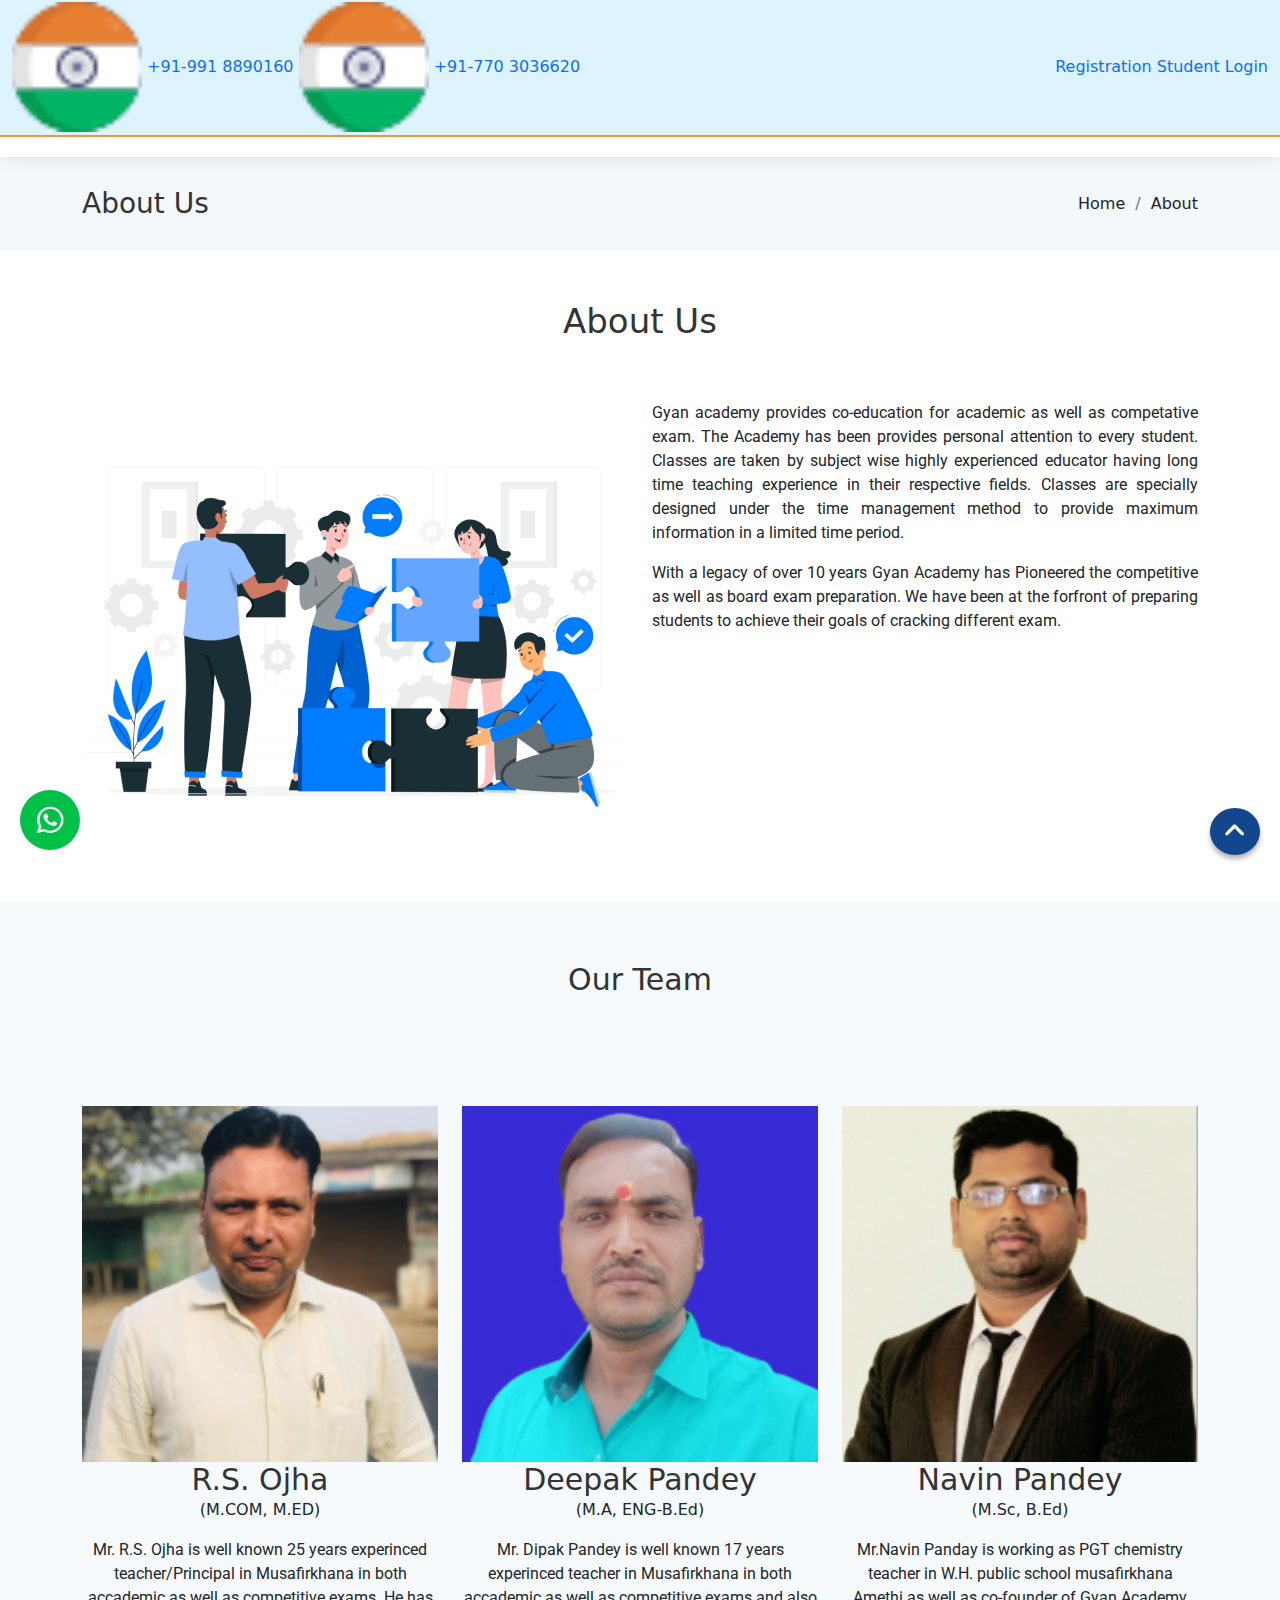
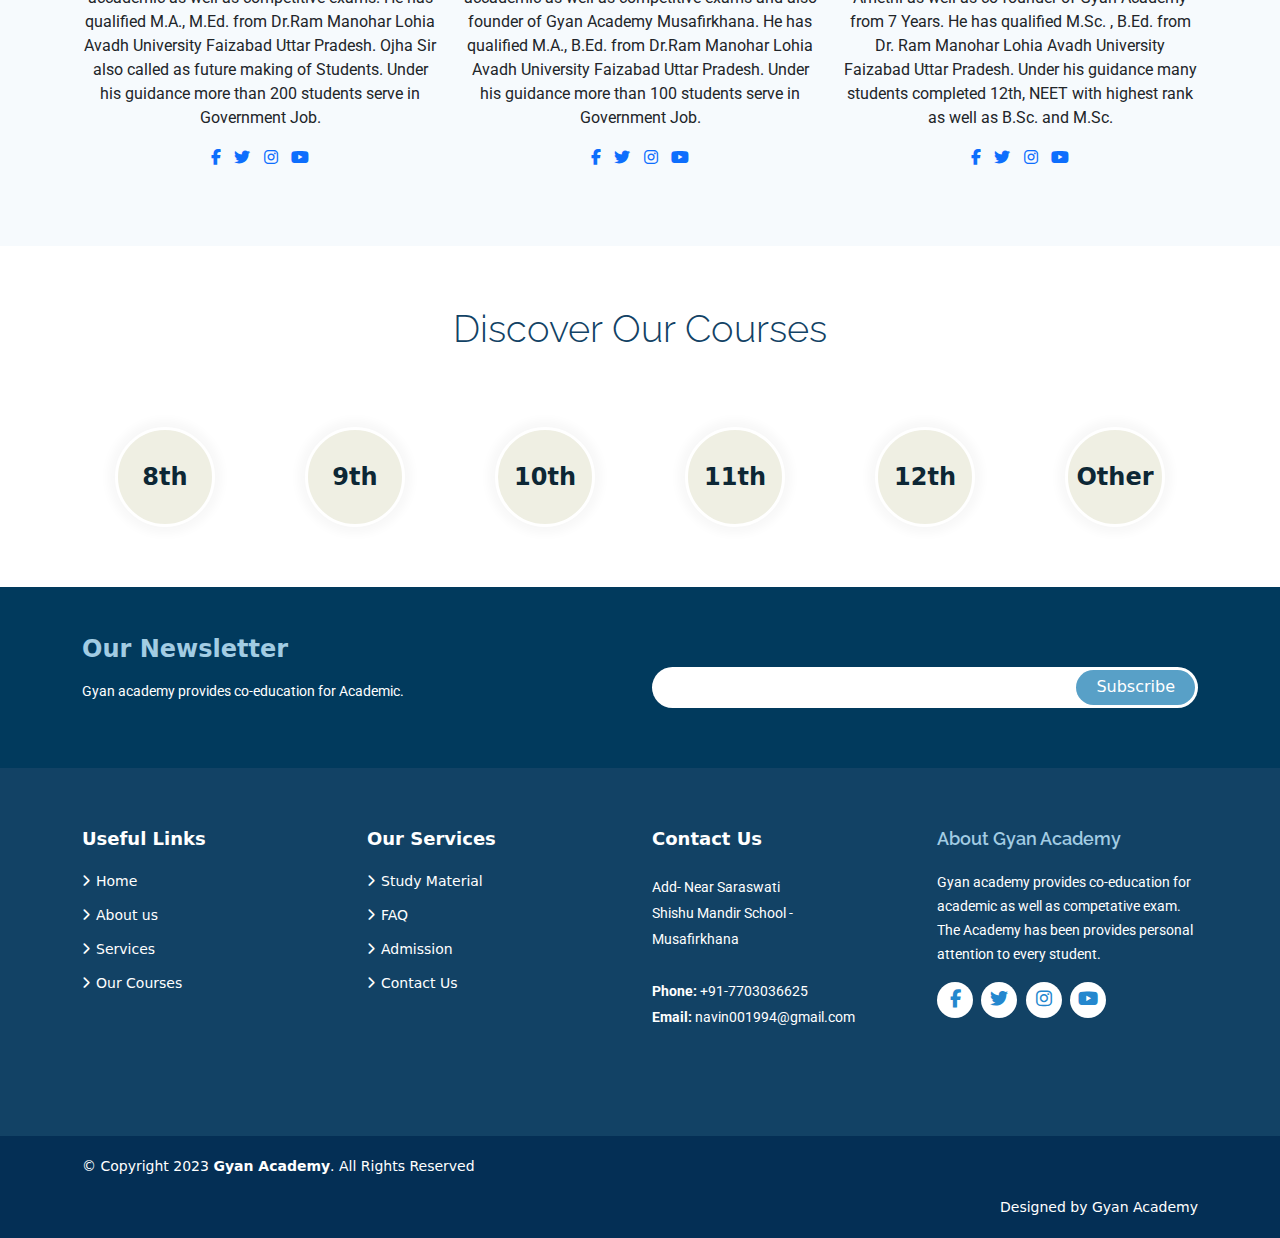
<file: about-us.html>
<!DOCTYPE html>
<html lang="en">

<head>
    <meta charset="UTF-8">
    <meta http-equiv="X-UA-Compatible" content="IE=edge">
    <meta name="viewport" content="width=device-width, initial-scale=1.0">
    <link rel="shortcut icon" href="img/favicon1.ico" type="image/x-icon">
    <title>Gyan Academy</title>
    <link rel="stylesheet" href="css/all.min.css">
    <link rel="stylesheet" href="css/bootstrap.min.css">
    <link rel="stylesheet" href="https://cdnjs.cloudflare.com/ajax/libs/animate.css/3.7.2/animate.min.css">
    <link rel="stylesheet" href="https://cdnjs.cloudflare.com/ajax/libs/font-awesome/6.2.1/css/all.min.css">
    <link rel="stylesheet" href="css/flaticon.css">
    <link rel="stylesheet" href="css/fontawesome.min.css">
    <link rel="stylesheet" href="css/slick-theme.css">
    <link rel="stylesheet" href="css/slick.css">
    <link rel="stylesheet" href="css/style.css">
</head>

<body>

    <!-- Navbar Start-->
    <section class="top-bar">
        <div class="container-fluid">
            <div class="topbar-content">
                <div class="top-contact">
                    <a href="tel:+91-9918890160">
                        <img src="/img/india.png" class="img-fluid" alt="India">
                        +91-991 8890160
                    </a>
                    <a href="tel:+91-7703036620">
                        <img src="/img/india.png" class="img-fluid" alt="India">
                        +91-770 3036620
                    </a>
                </div>
                <div class="top-link">
                    <div class="top-link-innner">
                        <a href="admission.html" class="red-btn"> Registration</a>
                        <a href="#" class="red-btn">Student Login</a>
                    </div>
                </div>
            </div>
        </div>
    </section>
    
    <header class="">
        <div class="container">
            <nav class="navbar navbar-default navbar-expand-lg bg-white fixed-top">
                <div class="container-fluid">
                    <a class="navbar-brand text-white" href="index.html">
                        <img src="img/logo.png" class="img-fluid" alt="">
                    </a>
                    <button class="navbar-toggler" type="button" data-bs-toggle="collapse"
                        data-bs-target="#navbarSupportedContent" aria-controls="navbarSupportedContent"
                        aria-expanded="false" aria-label="Toggle navigation">
                        <img src="img/menu.png" class="img-fluid" alt="Menu">
                    </button>
                    <div class="collapse navbar-collapse" id="navbarSupportedContent">
                        <ul class="navbar-nav ms-auto mb-2 mb-lg-0">
                            <li class="nav-item">
                                <a class="nav-link active" aria-current="page" href="index.html">Home</a>
                            </li>
                            <li class="nav-item">
                                <a class="nav-link" href="#">About Us</a>
                            </li>
                            <li class="nav-item">
                                <a class="nav-link" href="our-courses.html">Our Courses
                                </a>
                            </li>
                            <li class="nav-item">
                                <a class="nav-link" href="studymaterial.html">Study Material</a>
                            </li>
                            <li class="nav-item">
                                <a class="nav-link" href="admission.html">Admission</a>
                            </li>
                            <li class="nav-item">
                                <a class="nav-link" href="FAQ.html">FAQ</a>
                            </li>
                            <li class="nav-item">
                                <a class="nav-link" href="contact.html">Contact Us</a>
                            </li>
                        </ul>
                    </div>
                </div>
            </nav>
        </div>
    </header>
    <!-- Navbar Start-->

    <!-- About Us Section Start -->
    <section class="breadcrumbs">
        <div class="container">
            <div class="d-flex justify-content-between align-items-center">
                <h2>About Us</h2>
                <ol>
                    <li><a href="index.html">Home</a> </li>
                    <li>About</li>
                </ol>
            </div>
        </div>
    </section>

    <section class="about-us">
        <div class="container">
            <div class="row">
                <h2 class="section-title text-center">About <span>Us</span></h2>
                <div class="col-lg-6">
                    <div class="faq-image mt-2">
                        <img src="img/about-image.png" class="img-fluid" alt="FAQ Image">
                    </div>
                </div>
                <div class="col-lg-6">
                    <div class="about-text">
                        <p>Gyan academy provides co-education for academic as well as competative exam. The Academy
                            has been
                            provides personal attention to every student.
                            Classes are taken by subject wise highly experienced educator having long time teaching
                            experience
                            in their respective fields. Classes are specially designed under the time management
                            method to
                            provide maximum information in a limited time period.</p>
                        <p>With a legacy of over 10 years Gyan Academy has Pioneered the competitive as well as
                            board exam preparation. We have been at the forfront of preparing students to achieve
                            their goals of cracking different exam.
                        </p>
                    </div>
                </div>
            </div>
        </div>
    </section>

    <!--About Section End-->

    <!-- Profile Section Start -->
    <section class="team-section">
        <div class="container">
            <div class="row justify-content-center text-center mb-3">
                <div class="col-md-12 mb-5">
                    <h2 class="section-title text-center">Our <span>Team</span></h2>
                </div>
                <div class="col-sm-6 col-md-6 col-lg-4 mb-5 mb-lg-0">
                    <div class="h-100 team-box">
                        <img src="img/profile-1.png" class="img-fluid" alt="Image">
                        <div class="team-info">
                            <h2>R.S. Ojha</h2>
                            <span class="meta d-block mb-3">(M.COM, M.ED)</span>
                            <p>Mr. R.S. Ojha is well known 25 years experinced teacher/Principal in Musafirkhana in both
                                accademic as well as competitive exams.
                                He has qualified M.A., M.Ed. from Dr.Ram Manohar Lohia Avadh University Faizabad Uttar
                                Pradesh.
                                Ojha Sir also called as future making of Students.
                                Under his guidance more than 200 students serve in Government Job.</p>
                            <ul class="social-links">
                                <li class="list-inline-item"><a href=""><i class="fab fa-facebook-f"></i></a></li>
                                <li class="list-inline-item"><a href=""><i class="fab fa-twitter"></i></a></li>
                                <li class="list-inline-item"><a href=""><i class="fab fa-instagram"></i></a></li>
                                <li class="list-inline-item"><a href=""><i class="fab fa-youtube"></i></a></li>
                            </ul>
                        </div>
                    </div>
                </div>

                <div class="col-sm-6 col-md-6 col-lg-4 mb-5 mb-lg-0">
                    <div class="h-100 team-box">
                        <img src="img/profile-2.png" class="img-fluid" alt="Image">
                        <div class="team-info">
                            <h2>Deepak Pandey</h2>
                            <span class="meta d-block mb-3">(M.A, ENG-B.Ed)</span>
                            <p>Mr. Dipak Pandey is well known 17 years experinced teacher in Musafirkhana in both
                                accademic as well as competitive exams and also founder of Gyan Academy Musafirkhana.
                                He has qualified M.A., B.Ed. from Dr.Ram Manohar Lohia Avadh University Faizabad Uttar
                                Pradesh.
                                Under his guidance more than 100 students serve in Government Job.</p>
                            <ul class="social-links">
                                <li class="list-inline-item"><a href=""><i class="fab fa-facebook-f"></i></a></li>
                                <li class="list-inline-item"><a href=""><i class="fab fa-twitter"></i></a></li>
                                <li class="list-inline-item"><a href=""><i class="fab fa-instagram"></i></a></li>
                                <li class="list-inline-item"><a href=""><i class="fab fa-youtube"></i></a></li>
                            </ul>
                        </div>
                    </div>
                </div>

                <div class="col-sm-6 col-md-6 col-lg-4 mb-5 mb-lg-0">
                    <div class="h-100 team-box">
                        <img src="img/profile-4.png" class="img-fluid" alt="Image">
                        <div class="team-info">
                            <h2>Navin Pandey</h2>
                            <span class="meta d-block mb-3">(M.Sc, B.Ed)</span>
                            <p>Mr.Navin Panday is working as PGT chemistry teacher in W.H. public school musafirkhana
                                Amethi as well as co-founder of Gyan Academy from 7 Years.
                                He has qualified M.Sc. , B.Ed. from Dr. Ram Manohar Lohia Avadh University Faizabad
                                Uttar Pradesh.
                                Under his guidance many students completed 12th, NEET with highest rank as well as B.Sc.
                                and M.Sc.</p>
                            <ul class="social-links">
                                <li class="list-inline-item"><a href=""><i class="fab fa-facebook-f"></i></a></li>
                                <li class="list-inline-item"><a href=""><i class="fab fa-twitter"></i></a></li>
                                <li class="list-inline-item"><a href=""><i class="fab fa-instagram"></i></a></li>
                                <li class="list-inline-item"><a href=""><i class="fab fa-youtube"></i></a></li>
                            </ul>
                        </div>
                    </div>
                </div>
            </div>
        </div>
    </section>
    <!-- Profile Section End-->

    <!-- Services Section Start-->
    <section class="why-gyanacademy" id="courses">
        <div class="container">
            <div class="row">
                <div class="col-lg-12">
                    <div class="section-title text-center">
                        <h2>Discover <span>Our Courses</span></h2>
                    </div>
                </div>
                <div class="col-lg-2 col-md-4 col-sm-4 col-6">
                    <a href="our-courses.html">
                        <div class="why-box">
                            <div class="why-icon">
                                <!-- <img src="/img/open-book.png" class="img-fluid" alt="Book"> -->
                                <h5>8th</h5>
                            </div>
                        </div>
                    </a>
                </div>
                <div class="col-lg-2 col-md-4 col-sm-4 col-6">
                    <a href="our-courses.html">
                        <div class="why-box">
                            <div class="why-icon">
                                <h5>9th</h5>
                            </div>
                        </div>
                    </a>
                </div>
                <div class="col-lg-2 col-md-4 col-sm-4 col-6">
                    <a href="our-courses.html">
                        <div class="why-box">
                            <div class="why-icon">
                                <!-- <img src="/img/open-book.png" class="img-fluid" alt="Book"> -->
                                <h5>10th</h5>
                            </div>
                        </div>
                    </a>
                </div>
                <div class="col-lg-2 col-md-4 col-sm-4 col-6">
                    <a href="our-courses.html">
                        <div class="why-box">
                            <div class="why-icon">
                                <h5>11th</h5>
                            </div>
                        </div>
                    </a>
                </div>
                <div class="col-lg-2 col-md-4 col-sm-4 col-6">
                    <a href="our-courses.html">
                        <div class="why-box">
                            <div class="why-icon">
                                <h5>12th</h5>
                            </div>
                        </div>
                    </a>
                </div>
                <div class="col-lg-2 col-md-4 col-sm-4 col-6">
                    <a href="our-courses.html">
                        <div class="why-box">
                            <div class="why-icon">
                                <h5>Other</h5>
                            </div>
                        </div>
                    </a>
                </div>
            </div>
        </div>
    </section>
    <!-- Services Section Start-->


    <!-- Footer Section Start-->
    <div id="footer">
        <div class="footer-newsletter">
            <div class="container">
                <div class="row">
                    <div class="col-lg-6">
                        <h4>Our Newsletter</h4>
                        <p>Gyan academy provides co-education for Academic.</p>
                    </div>
                    <div class="col-lg-6">
                        <form>
                            <input type="email" name="email"><input type="submit" value="Subscribe">
                        </form>
                    </div>
                </div>
            </div>
        </div>

        <div class="footer-top">
            <div class="container">
                <div class="row">

                    <div class="col-lg-3 col-md-6 footer-links">
                        <h4>Useful Links</h4>
                        <ul>
                            <li><i class="fa-solid fa-chevron-right"></i> <a href="index.html">Home</a></li>
                            <li><i class="fa-solid fa-chevron-right"></i> <a href="about-us.html">About us</a></li>
                            <li><i class="fa-solid fa-chevron-right"></i> <a href="index.html#services">Services</a>
                            </li>
                            <li><i class="fa-solid fa-chevron-right"></i> <a href="our-courses.html">Our Courses</a>
                            </li>
                        </ul>
                    </div>

                    <div class="col-lg-3 col-md-6 footer-links">
                        <h4>Our Services</h4>
                        <ul>
                            <li><i class="fa-solid fa-chevron-right"></i> <a href="studymaterial.html">Study
                                    Material</a></li>
                            <li><i class="fa-solid fa-chevron-right"></i> <a href="FAQ.html">FAQ</a></li>
                            <li><i class="fa-solid fa-chevron-right"></i> <a href="admission.html">Admission</a></li>
                            <li><i class="fa-solid fa-chevron-right"></i> <a href="contact.html">Contact Us</a></li>
                        </ul>
                    </div>

                    <div class="col-lg-3 col-md-6 footer-contact">
                        <h4>Contact Us</h4>
                        <p>
                            Add- Near Saraswati <br>
                            Shishu Mandir School - <br>
                            Musafirkhana <br><br>
                            <a href="tel:+917703036625"><strong>Phone:</strong> +91-7703036625<br></a>
                            <a href="mailto:navin001994@gmail.com"><strong>Email:</strong> navin001994@gmail.com<br></a>
                        </p>
                    </div>

                    <div class="col-lg-3 col-md-6 footer-info">
                        <h3>About Gyan Academy</h3>
                        <p>Gyan academy provides co-education for academic as well as competative exam. The Academy has
                            been provides personal attention to every student.</p>
                        <div class="social-links mt-3">
                            <a href="https://m.facebook.com/groups/2700622780075218/?ref=share&amp;mibextid=DcJ9fc"
                                target="_blank" class="facebook">
                                <i class="fab fa-facebook-f"></i>
                            </a>
                            <a href="#" class="twitter"><i class="fab fa-twitter"></i></a>
                            <a href="#" class="instagram"><i class="fab fa-instagram"></i></a>
                            <a href="#" class="youtube"><i class="fab fa-youtube"></i></i></a>
                        </div>
                    </div>
                </div>
            </div>
        </div>

        <div class="container">
            <div class="copyright">
                © Copyright 2023 <strong><span>Gyan Academy</span></strong>. All Rights Reserved
            </div>
            <div class="credits">
                Designed by <a href="#">Gyan Academy</a>
            </div>
        </div>
        </footer>
        <!-- Footer Section End-->

        <a href="https://api.whatsapp.com/send/?phone=+917703036625&amp;;text&amp;;app_absent=0"
            class="btn-whatsapp-pulse" target="_blank">
            <i class="fab fa-whatsapp"></i>
        </a>

        <div class="go-top" onclick="topFunction()" id="myBtn">
            <a href="#">
                <i class="fa-solid fa-angle-up"></i>
            </a>
        </div>


        <script src="js/jquery-2.2.0.min.js"></script>
        <script src="js/bootstrap.bundle.min.js"></script>
        <script src="js/fontawesome.min.js"></script>
        <script src="js/popper.min.js"></script>
        <script src="js/main.js"></script>

</body>

</html>
</file>
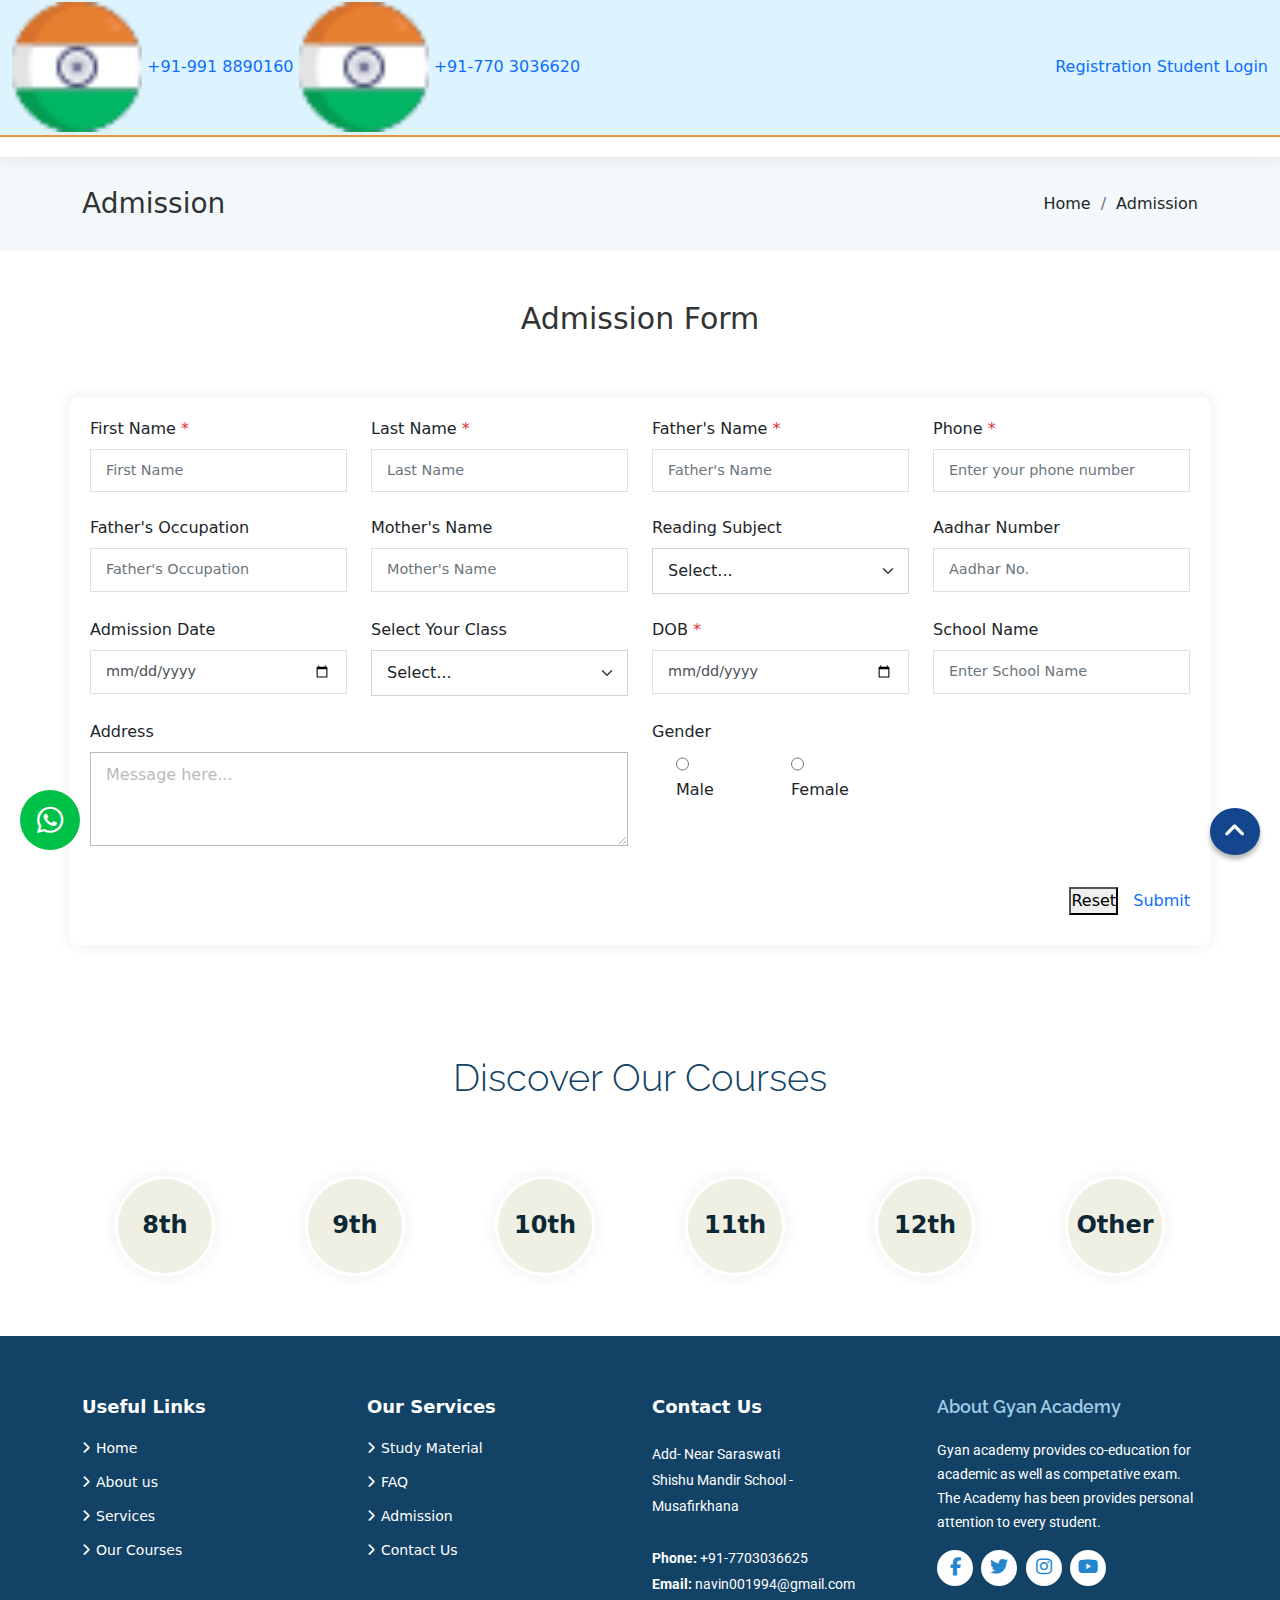
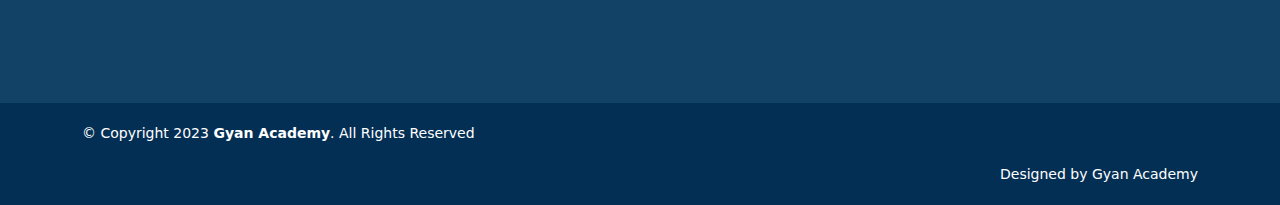
<file: admission.html>
<!DOCTYPE html>
<html lang="en">

<head>
    <meta charset="UTF-8">
    <meta http-equiv="X-UA-Compatible" content="IE=edge">
    <meta name="viewport" content="width=device-width, initial-scale=1.0">
    <link rel="shortcut icon" href="img/favicon1.ico" type="image/x-icon">
    <title>Gyan Academy</title>
    <link rel="stylesheet" href="css/all.min.css">
    <link rel="stylesheet" href="css/bootstrap.min.css">
    <link rel="stylesheet" href="https://cdnjs.cloudflare.com/ajax/libs/animate.css/3.7.2/animate.min.css">
    <link rel="stylesheet" href="https://cdnjs.cloudflare.com/ajax/libs/font-awesome/6.2.1/css/all.min.css">
    <link rel="stylesheet" href="css/flaticon.css">
    <link rel="stylesheet" href="css/fontawesome.min.css">
    <link rel="stylesheet" href="css/slick-theme.css">
    <link rel="stylesheet" href="css/slick.css">
    <link rel="stylesheet" href="css/style.css">
</head>

<body>

    <!-- Navbar Start-->
    <section class="top-bar">
        <div class="container-fluid">
            <div class="topbar-content">
                <div class="top-contact">
                    <a href="tel:+91-9918890160">
                        <img src="/img/india.png" class="img-fluid" alt="India">
                        +91-991 8890160
                    </a>
                    <a href="tel:+91-7703036620">
                        <img src="/img/india.png" class="img-fluid" alt="India">
                        +91-770 3036620
                    </a>
                </div>
                <div class="top-link">
                    <div class="top-link-innner">
                        <a href="admission.html" class="red-btn"> Registration</a>
                        <a href="#" class="red-btn">Student Login</a>
                    </div>
                </div>
            </div>
        </div>
    </section>
    
    <header class="">
        <div class="container">
            <nav class="navbar navbar-default navbar-expand-lg bg-white fixed-top">
                <div class="container-fluid">
                    <a class="navbar-brand text-white" href="index.html">
                        <img src="img/logo.png" class="img-fluid" alt="">
                    </a>
                    <button class="navbar-toggler" type="button" data-bs-toggle="collapse"
                        data-bs-target="#navbarSupportedContent" aria-controls="navbarSupportedContent"
                        aria-expanded="false" aria-label="Toggle navigation">
                        <img src="img/menu.png" class="img-fluid" alt="Menu">
                    </button>
                    <div class="collapse navbar-collapse" id="navbarSupportedContent">
                        <ul class="navbar-nav ms-auto mb-2 mb-lg-0">
                            <li class="nav-item">
                                <a class="nav-link active" aria-current="page" href="index.html">Home</a>
                            </li>
                            <li class="nav-item">
                                <a class="nav-link" href="about-us.html">About Us</a>
                            </li>
                            <li class="nav-item">
                                <a class="nav-link" href="our-courses.html">Our Courses
                                </a>
                            </li>
                            <li class="nav-item">
                                <a class="nav-link" href="studymaterial.html">Study Material</a>
                            </li>
                            <li class="nav-item">
                                <a class="nav-link" href="#">Admission</a>
                            </li>
                            <li class="nav-item">
                                <a class="nav-link" href="FAQ.html">FAQ</a>
                            </li>
                            <li class="nav-item">
                                <a class="nav-link" href="contact.html">Contact Us</a>
                            </li>
                        </ul>
                    </div>
                </div>
            </nav>
        </div>
    </header>
    <!-- Navbar Start-->

    <!-- Admission Section Start -->
    <section class="breadcrumbs">
        <div class="container">
            <div class="d-flex justify-content-between align-items-center">
                <h2>Admission</h2>
                <ol>
                    <li><a href="index.html">Home</a> </li>
                    <li>Admission</li>
                </ol>
            </div>
        </div>
    </section>

    <section class="register-sec">
        <div class="container">
            <div class="row">
                <h2 class="section-title text-center">Admission <span>Form</span></h2>
                <div class="col-lg-12 form-section">
                    <form>
                        <div class="row">
                            <div class="col-lg-3 mb-4">
                                <div class="form-group">
                                    <label for="exampleInputtext" class="form-label">First Name <span
                                            class="text-danger">*</span></label>
                                    <input type="text" class="form-control" id="exampleInputtext" aria-describedby=""
                                        placeholder="First Name" required>
                                </div>
                            </div>

                            <div class="col-lg-3 mb-4">
                                <div class="form-group">
                                    <label for="exampleInputtext" class="form-label">Last Name <span
                                            class="text-danger">*</span></label>
                                    <input type="text" name="text" value="" class="form-control"
                                        placeholder="Last Name">
                                </div>
                            </div>
                            <div class="col-lg-3 mb-4">
                                <div class="form-group">
                                    <label for="exampleInputtext" class="form-label">Father's Name <span
                                            class="text-danger">*</span></label>
                                    <input type="text" name="text" value="" class="form-control"
                                        placeholder="Father's Name">
                                </div>
                            </div>
                            <div class="col-lg-3 mb-4">
                                <div class="form-group">
                                    <label for="exampleInputphone" class="form-label">Phone <span
                                            class="text-danger">*</span></label>
                                    <input type="number" name="phone" value="" class="form-control"
                                        placeholder="Enter your phone number">
                                </div>
                            </div>
                            <div class="col-lg-3 mb-4">
                                <div class="form-group">
                                    <label for="exampleInputtext" class="form-label">Father's Occupation</label>
                                    <input type="text" name="text" value="" class="form-control"
                                        placeholder="Father's Occupation">
                                </div>
                            </div>
                            <div class="col-lg-3 mb-4">
                                <div class="form-group">
                                    <label for="exampleInputtext" class="form-label">Mother's Name</label>
                                    <input type="text" name="text" value="" class="form-control"
                                        placeholder="Mother's Name">
                                </div>
                            </div>
                            <div class="col-lg-3 mb-4">
                                <div class="form-group">
                                    <label for="exampleInputnumber" class="form-label">Reading Subject</label>
                                    <select class="form-select" id="autoSizingSelect">
                                        <option selected>Select...</option>
                                        <option value="1">6th</option>
                                        <option value="2">7th</option>
                                        <option value="3">8th</option>
                                        <option value="1">9th</option>
                                        <option value="2">10th</option>
                                        <option value="3">11th</option>
                                        <option value="1">12th</option>
                                        <option value="1">Other</option>
                                    </select>
                                </div>
                            </div>
                            <div class="col-lg-3 mb-4">
                                <div class="form-group">
                                    <label for="exampleInputnumber" class="form-label">Aadhar Number</label>
                                    <input type="number" name="number" value="" class="form-control"
                                        placeholder="Aadhar No.">
                                </div>
                            </div>
                            <div class="col-lg-3 mb-4">
                                <div class="form-group">
                                    <label for="exampleInputdate" class="form-label">Admission Date</label>
                                    <input type="date" name="date" value="" class="form-control" placeholder="">
                                </div>
                            </div>
                            <div class="col-lg-3 mb-4">
                                <div class="form-group">
                                    <label for="exampleInputdate" class="form-label">Select Your Class</label>
                                    <select class="form-select" id="autoSizingSelect">
                                        <option selected>Select...</option>
                                        <option value="1">6th</option>
                                        <option value="2">7th</option>
                                        <option value="3">8th</option>
                                        <option value="1">9th</option>
                                        <option value="2">10th</option>
                                        <option value="3">11th</option>
                                        <option value="1">12th</option>
                                        <option value="1">Other</option>
                                    </select>
                                </div>
                            </div>
                            <div class="col-lg-3 mb-4">
                                <div class="form-group">
                                    <label for="exampleInputdate" class="form-label">DOB <span
                                            class="text-danger">*</span></label>
                                    <input type="date" name="date" value="" class="form-control"
                                        placeholder="Enter Date of Birth">
                                </div>
                            </div>
                            <div class="col-lg-3 mb-4">
                                <div class="form-group">
                                    <label for="exampleInputtext" class="form-label">School Name</label>
                                    <input type="text" name="text" value="" class="form-control"
                                        placeholder="Enter School Name">
                                </div>
                            </div>
                            <div class="col-lg-6 mb-4">
                                <label for="exampleInputtext" class="form-label">Address</label>
                                <textarea class="text-message" name="" id="" cols="30" rows="3"
                                    placeholder="Message here..."></textarea>
                            </div>
                            <div class="col-lg-6 mb-4">
                                <label for="exampleInputtext" class="form-label">Gender</label>
                                <div class="form-group">
                                    <div class="form-check form-check-inline check_1">
                                        <input class="form-check" type="radio" name="inlineRadioOptions"
                                            id="inlineRadio1" value="option1">
                                        <label class="form-check-label" for="inlineRadio1">Male</label>
                                    </div>
                                    <div class="form-check form-check-inline check_2">
                                        <input class="form-check" type="radio" name="inlineRadioOptions"
                                            id="inlineRadio2" value="option2">
                                        <label class="form-check-label" for="inlineRadio2">Female</label>
                                    </div>
                                </div>
                            </div>
                        </div> 
                        <!-- <button type="submit" class="red-btn-1 mt-3">Submit</button> -->
                        <div class="button-wrapper">
                            <a href="#"><button class="reset reset-btn">Reset</button></a>
                                <!-- <button class="reset btn1">Reset</button> -->
                             
                            <!-- <a href="#"><button type="button">Submit</button></a> -->
                            <!-- <button class="button-one btn btn-primary"><span>Submit</span></button> -->
                            <a href="#" class="btn1 my-3">Submit</a>
                        </div>
                    </form>
                </div>
            </div>
        </div>
    </section>
    <!-- Admission Section Start -->

    <!-- Services Section Start-->
    <section class="why-gyanacademy" id="courses">
        <div class="container">
            <div class="row">
                <div class="col-lg-12">
                    <div class="section-title text-center">
                        <h2>Discover <span>Our Courses</span></h2>
                    </div>
                </div>
                <div class="col-lg-2 col-md-4 col-sm-4 col-6">
                    <a href="our-courses.html">
                        <div class="why-box">
                            <div class="why-icon">
                                <!-- <img src="/img/open-book.png" class="img-fluid" alt="Book"> -->
                                <h5>8th</h5>
                            </div>
                        </div>
                    </a>
                </div>
                <div class="col-lg-2 col-md-4 col-sm-4 col-6">
                    <a href="our-courses.html">
                        <div class="why-box">
                            <div class="why-icon">
                                <h5>9th</h5>
                            </div>
                        </div>
                    </a>
                </div>
                <div class="col-lg-2 col-md-4 col-sm-4 col-6">
                    <a href="our-courses.html">
                        <div class="why-box">
                            <div class="why-icon">
                                <!-- <img src="/img/open-book.png" class="img-fluid" alt="Book"> -->
                                <h5>10th</h5>
                            </div>
                        </div>
                    </a>
                </div>
                <div class="col-lg-2 col-md-4 col-sm-4 col-6">
                    <a href="our-courses.html">
                        <div class="why-box">
                            <div class="why-icon">
                                <h5>11th</h5>
                            </div>
                        </div>
                    </a>
                </div>
                <div class="col-lg-2 col-md-4 col-sm-4 col-6">
                    <a href="our-courses.html">
                        <div class="why-box">
                            <div class="why-icon">
                                <h5>12th</h5>
                            </div>
                        </div>
                    </a>
                </div>
                <div class="col-lg-2 col-md-4 col-sm-4 col-6">
                    <a href="our-courses.html">
                        <div class="why-box">
                            <div class="why-icon">
                                <h5>Other</h5>
                            </div>
                        </div>
                    </a>
                </div>
            </div>
        </div>
    </section>
    <!-- Services Section Start-->


    <!-- Footer Section Start-->
    <div id="footer">
        <div class="footer-top">
            <div class="container">
                <div class="row">

                    <div class="col-lg-3 col-md-6 footer-links">
                        <h4>Useful Links</h4>
                        <ul>
                            <li><i class="fa-solid fa-chevron-right"></i> <a href="index.html">Home</a></li>
                            <li><i class="fa-solid fa-chevron-right"></i> <a href="about-us.html">About us</a></li>
                            <li><i class="fa-solid fa-chevron-right"></i> <a href="index.html#services">Services</a>
                            </li>
                            <li><i class="fa-solid fa-chevron-right"></i> <a href="our-courses.html">Our Courses</a>
                            </li>
                        </ul>
                    </div>

                    <div class="col-lg-3 col-md-6 footer-links">
                        <h4>Our Services</h4>
                        <ul>
                            <li><i class="fa-solid fa-chevron-right"></i> <a href="studymaterial.html">Study
                                    Material</a></li>
                            <li><i class="fa-solid fa-chevron-right"></i> <a href="FAQ.html">FAQ</a></li>
                            <li><i class="fa-solid fa-chevron-right"></i> <a href="#">Admission</a></li>
                            <li><i class="fa-solid fa-chevron-right"></i> <a href="contact.html">Contact Us</a></li>
                        </ul>
                    </div>

                    <div class="col-lg-3 col-md-6 footer-contact">
                        <h4>Contact Us</h4>
                        <p>
                            Add- Near Saraswati <br>
                            Shishu Mandir School - <br>
                            Musafirkhana <br><br>
                            <a href="tel:+917703036625"><strong>Phone:</strong> +91-7703036625<br></a>
                            <a href="mailto:navin001994@gmail.com"><strong>Email:</strong> navin001994@gmail.com<br></a>
                        </p>
                    </div>

                    <div class="col-lg-3 col-md-6 footer-info">
                        <h3>About Gyan Academy</h3>
                        <p>Gyan academy provides co-education for academic as well as competative exam. The Academy has
                            been provides personal attention to every student.</p>
                        <div class="social-links mt-3">
                            <a href="https://m.facebook.com/groups/2700622780075218/?ref=share&amp;mibextid=DcJ9fc"
                                target="_blank" class="facebook">
                                <i class="fab fa-facebook-f"></i>
                            </a>
                            <a href="#" class="twitter"><i class="fab fa-twitter"></i></a>
                            <a href="#" class="instagram"><i class="fab fa-instagram"></i></a>
                            <a href="#" class="youtube"><i class="fab fa-youtube"></i></i></a>
                        </div>
                    </div>
                </div>
            </div>
        </div>

        <div class="container">
            <div class="copyright">
                © Copyright 2023 <strong><span>Gyan Academy</span></strong>. All Rights Reserved
            </div>
            <div class="credits">
                Designed by <a href="#">Gyan Academy</a>
            </div>
        </div>
        </footer>
        <!-- Footer Section End-->

        <a href="https://api.whatsapp.com/send/?phone=+917703036625&amp;;text&amp;;app_absent=0"
            class="btn-whatsapp-pulse" target="_blank">
            <i class="fab fa-whatsapp"></i>
        </a>

        <div class="go-top" onclick="topFunction()" id="myBtn">
            <a href="#">
                <i class="fa-solid fa-angle-up"></i>
            </a>
        </div>


        <script src="js/jquery-2.2.0.min.js"></script>
        <script src="js/bootstrap.bundle.min.js"></script>
        <script src="js/fontawesome.min.js"></script>
        <script src="js/popper.min.js"></script>
        <script src="js/main.js"></script>

</body>

</html>
</file>
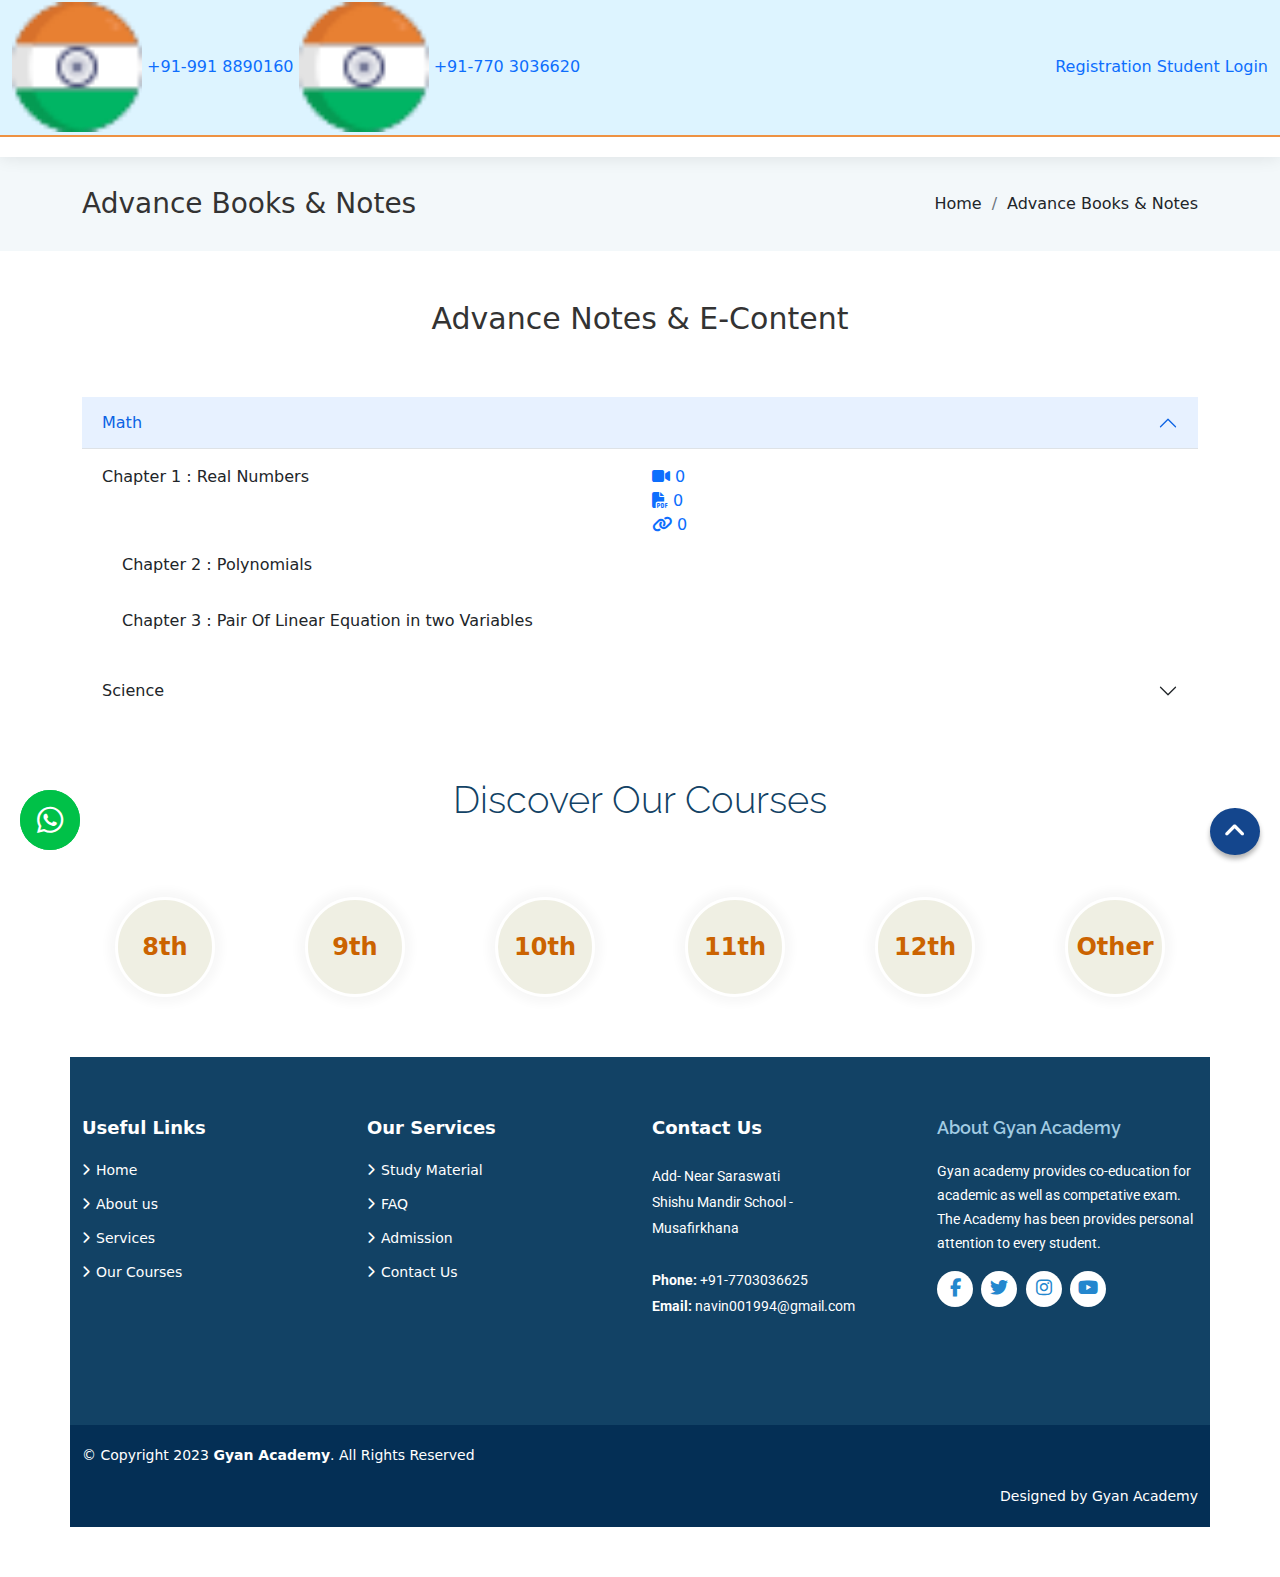
<file: books-notes.html>
<!DOCTYPE html>
<html lang="en">

<head>
    <meta charset="UTF-8">
    <meta http-equiv="X-UA-Compatible" content="IE=edge">
    <meta name="viewport" content="width=device-width, initial-scale=1.0">
    <link rel="shortcut icon" href="img/favicon1.ico" type="image/x-icon">
    <title>Gyan Academy</title>
    <link rel="stylesheet" href="css/all.min.css">
    <link rel="stylesheet" href="css/bootstrap.min.css">
    <link rel="stylesheet" href="https://cdnjs.cloudflare.com/ajax/libs/animate.css/4.1.1/animate.min.css">
    <link rel="stylesheet" href="https://cdnjs.cloudflare.com/ajax/libs/font-awesome/6.2.1/css/all.min.css">
    <link rel="stylesheet" href="css/flaticon.css">
    <link rel="stylesheet" href="css/fontawesome.min.css">
    <link rel="stylesheet" href="css/slick-theme.css">
    <link rel="stylesheet" href="css/slick.css">
    <link rel="stylesheet" href="css/style.css">
</head>

<body>

    <!-- Navbar Start-->
    <section class="top-bar">
        <div class="container-fluid">
            <div class="topbar-content">
                <div class="top-contact">
                    <a href="tel:+91-9918890160">
                        <img src="/img/india.png" class="img-fluid" alt="India">
                        +91-991 8890160
                    </a>
                    <a href="tel:+91-7703036620">
                        <img src="/img/india.png" class="img-fluid" alt="India">
                        +91-770 3036620
                    </a>
                </div>
                <div class="top-link">
                    <div class="top-link-innner">
                        <a href="admission.html" class="red-btn"> Registration</a>
                        <a href="#" class="red-btn">Student Login</a>
                    </div>
                </div>
            </div>
        </div>
    </section>
    
    <header class="">
        <div class="container">
            <nav class="navbar navbar-default navbar-expand-lg bg-white fixed-top">
                <div class="container-fluid">
                    <a class="navbar-brand text-white" href="index.html">
                        <img src="img/logo.png" class="img-fluid" alt="">
                    </a>
                    <button class="navbar-toggler" type="button" data-bs-toggle="collapse"
                        data-bs-target="#navbarSupportedContent" aria-controls="navbarSupportedContent"
                        aria-expanded="false" aria-label="Toggle navigation">
                        <img src="img/menu.png" class="img-fluid" alt="Menu">
                    </button>
                    <div class="collapse navbar-collapse" id="navbarSupportedContent">
                        <ul class="navbar-nav ms-auto mb-2 mb-lg-0">
                            <li class="nav-item">
                                <a class="nav-link active" aria-current="page" href="index.html">Home</a>
                            </li>
                            <li class="nav-item">
                                <a class="nav-link" href="about-us.html">About Us</a>
                            </li>
                            <li class="nav-item">
                                <a class="nav-link" href="our-courses.html">Our Courses
                                </a>
                            </li>
                            <li class="nav-item">
                                <a class="nav-link" href="#">Study Material</a>
                            </li>
                            <li class="nav-item">
                                <a class="nav-link" href="admission.html">Admission</a>
                            </li>
                            <li class="nav-item">
                                <a class="nav-link" href="FAQ.html">FAQ</a>
                            </li>
                            <li class="nav-item">
                                <a class="nav-link" href="contact.html">Contact Us</a>
                            </li>
                        </ul>
                    </div>
                </div>
            </nav>
        </div>
    </header>
    <!-- Navbar Start-->

    <!-- Admission Section Start -->
    <section class="breadcrumbs">
        <div class="container">
            <div class="d-flex justify-content-between align-items-center">
                <h2>Advance Books & Notes</h2>
                <ol>
                    <li><a href="index.html">Home</a> </li>
                    <li>Advance Books & Notes</li>
                </ol>
            </div>
        </div>
    </section>

    <!--Books & Notes Start-->
    <div class="advance-section">
        <div class="container">
            <div class="row">
                <h2 class="section-title text-center">Advance Notes <span>& E-Content</span></h2>
                <!-- <div class="notes-links">
                    <h5 class="text-center pt-3 pb-4">Class XII</h5>
                    <ul>
                        <li><a href="#">Maths</a></li>
                        <li><a href="#">NCERT Books Notes & E-Content <img src="img/new1.gif" width="45" height="30"
                                    class="img-fluid" alt=""></a></li>
                        <li><a href="#">Chemistry</a></li>
                    </ul>

                    <h5 class="text-center pt-3 pb-4">Class XI</h5>
                    <ul>
                        <li><a href="#">Math Notes Class XI <img src="img/new1.gif" width="45" height="30"
                                    class="img-fluid" alt=""></a></li>
                        <li><a href="#">English</a></li>
                        <li><a href="#">Physics</a></li>
                    </ul>

                    <h5 class="text-center pt-3 pb-4">Class X</h5>
                    <ul>
                        <li><a href="#"> Revised Textbook of Legal Studies Class-XI <img src="img/new1.gif" width="45"
                                    height="30" class="img-fluid" alt=""></a></li>
                        <li><a href="#">English</a></li>
                    </ul>

                    <h5 class="text-center pt-3 pb-4">Class IX</h5>
                    <ul>
                        <li><a href="#">Hindi Notes Class IX
                                <img src="img/new1.gif" width="45" height="30" class="img-fluid" alt="">
                            </a></li>
                        <li><a href="#">English</a></li>
                        <li><a href="#">Physics</a></li>
                        <li><a href="#">Biology</a></li>
                    </ul>
                </div> -->

                <div class="accordion accordion-flush" id="accordionFlushExample">
                    <div class="accordion-item">
                        <h2 class="accordion-header" id="flush-heading0"><button class="accordion-button" type="button"
                                data-bs-toggle="collapse" data-bs-target="#flush-collapse0" aria-expanded="true"
                                aria-controls="flush-collapseOne">Math</button></h2>
                        <div id="flush-collapse0" class="accordion-collapse collapse show"
                            aria-labelledby="flush-headingOne" data-bs-parent="#accordionFlushExample" style="">
                            <div class="accordion-body">
                                <div class="row">
                                    <div class="col-md-6">
                                        <div class="head-title">
                                            <span>Chapter 1 : </span> Real Numbers
                                        </div>
                                    </div>
                                    <div class="col-md-6">
                                        <div class="content-box">
                                            <div class="small-box">
                                                <a href="video.html">
                                                    <div class="video-info">
                                                        <div class="count"><i class="fa-solid fa-video"></i> 0</div>
                                                    </div>
                                                </a>
                                                <a href="pdf.html">
                                                    <div class="pdf-info">
                                                        <div class="count"><i class="fa-solid fa-file-pdf"></i> 0</div>
                                                    </div>
                                                </a>
                                                <a href="web-link.html">
                                                    <div class="links-info">
                                                        <div class="count"><i class="fa-solid fa-link"></i> 0</div>
                                                    </div>
                                                </a>
                                            </div>
                                        </div>
                                    </div>
                                </div>
                                <div class="accordion-body"><span>Chapter 2 : </span> Polynomials</div>
                                <div class="accordion-body"><span>Chapter 3 : </span> Pair Of Linear Equation in two
                                    Variables</div>
                            </div>
                        </div>
                        <div class="accordion-item">
                            <h2 class="accordion-header" id="flush-heading1"><button class="accordion-button collapsed"
                                    type="button" data-bs-toggle="collapse" data-bs-target="#flush-collapse1"
                                    aria-expanded="false" aria-controls="flush-collapseOne">Science</button></h2>
                            <div id="flush-collapse1" class="accordion-collapse collapse"
                                aria-labelledby="flush-headingOne" data-bs-parent="#accordionFlushExample">
                                <div class="accordion-body"><span>Chapter 1 : </span> Chemical Reaction and equation
                                </div>
                                <div class="accordion-body">
                                    <div class="row">
                                        <div class="col-md-6">
                                            <div class="head-title">
                                                <span>Chapter 2 : </span> Acids,Bases and Salts
                                            </div>
                                        </div>
                                        <div class="col-md-6">
                                            <div class="content-box">
                                                <div class="small-box">
                                                    <a href="video.html">
                                                        <div class="video-info">
                                                            <div class="count"><i class="fa-solid fa-video"></i> 0</div>
                                                        </div>
                                                    </a>
                                                    <a href="pdf.html">
                                                        <div class="pdf-info">
                                                            <div class="count"><i class="fa-solid fa-file-pdf"></i> 0</div>
                                                        </div>
                                                    </a>
                                                    <a href="web-link.html">
                                                        <div class="links-info">
                                                            <div class="count"><i class="fa-solid fa-link"></i> 0</div>
                                                        </div>
                                                    </a>
                                                </div>
                                            </div>
                                        </div>
                                <div class="accordion-body"><span>Chapter 3 : </span> Metal And Non-Metal</div>
                            </div>
                        </div>
                        <h5 class="text-center pt-3 pb-4">CBSE BOARD/2023-2024/Class - X</h5>
                        <div class="accordion accordion-flush" id="accordionFlushExample">
                            <div class="accordion-item">
                                <h2 class="accordion-header" id="flush-heading2"><button
                                        class="accordion-button collapsed" type="button" data-bs-toggle="collapse"
                                        data-bs-target="#flush-collapse2" aria-expanded="false"
                                        aria-controls="flush-collapseOne">Hindi</button></h2>
                                <div id="flush-collapse2" class="accordion-collapse collapse"
                                    aria-labelledby="flush-headingOne" data-bs-parent="#accordionFlushExample">
                                    <div class="accordion-body"><span>Chapter 1 : </span> Hindi CHapter 1</div>
                                </div>
                            </div>
                            <div class="accordion-item">
                                <h2 class="accordion-header" id="flush-heading3"><button
                                        class="accordion-button collapsed" type="button" data-bs-toggle="collapse"
                                        data-bs-target="#flush-collapse3" aria-expanded="false"
                                        aria-controls="flush-collapseOne">physics</button></h2>
                                <div id="flush-collapse3" class="accordion-collapse collapse"
                                    aria-labelledby="flush-headingOne" data-bs-parent="#accordionFlushExample">
                                    <div class="accordion-body"><span>Chapter 2 : </span> chapter 2</div>
                                </div>
                            </div>
                            <h5 class="text-center pt-3 pb-4">UP BOARD/2023-2024/Class - XI</h5>
                            <div class="accordion accordion-flush" id="accordionFlushExample">
                                <div class="accordion-item">
                                    <h2 class="accordion-header" id="flush-heading4"><button
                                            class="accordion-button collapsed" type="button" data-bs-toggle="collapse"
                                            data-bs-target="#flush-collapse4" aria-expanded="false"
                                            aria-controls="flush-collapseOne">Physics I</button></h2>
                                    <div id="flush-collapse4" class="accordion-collapse collapse"
                                        aria-labelledby="flush-headingOne" data-bs-parent="#accordionFlushExample">
                                        <div class="accordion-body"><span>Chapter 1 : </span> Units And Measurments
                                        </div>
                                        <div class="accordion-body"><span>Chapter 2 : </span> Motion in a straight line
                                        </div>
                                    </div>
                                </div>
                                <div class="accordion-item">
                                    <h2 class="accordion-header" id="flush-heading5"><button
                                            class="accordion-button collapsed" type="button" data-bs-toggle="collapse"
                                            data-bs-target="#flush-collapse5" aria-expanded="false"
                                            aria-controls="flush-collapseOne">Physics II</button></h2>
                                    <div id="flush-collapse5" class="accordion-collapse collapse"
                                        aria-labelledby="flush-headingOne" data-bs-parent="#accordionFlushExample">
                                        <div class="accordion-body"><span>Chapter 1 : </span> Machanical Properties of
                                            solids</div>
                                        <div class="accordion-body"><span>Chapter 2 : </span> Machanical Properties of
                                            fluids</div>
                                    </div>
                                </div>
                            </div>
                        </div>
                    </div>
                </div>
            </div>
        </div>
        <!--Books & Notes End-->

        <!-- Services Section Start-->
        <section class="why-gyanacademy" id="courses">
            <div class="container">
                <div class="row">
                    <div class="col-lg-12">
                        <div class="section-title text-center">
                            <h2>Discover <span>Our Courses</span></h2>
                        </div>
                    </div>
                    <div class="col-lg-2 col-md-4 col-sm-4 col-6">
                        <a href="our-courses.html">
                            <div class="why-box">
                                <div class="why-icon">
                                    <!-- <img src="/img/open-book.png" class="img-fluid" alt="Book"> -->
                                    <h5>8th</h5>
                                </div>
                            </div>
                        </a>
                    </div>
                    <div class="col-lg-2 col-md-4 col-sm-4 col-6">
                        <a href="our-courses.html">
                            <div class="why-box">
                                <div class="why-icon">
                                    <h5>9th</h5>
                                </div>
                            </div>
                        </a>
                    </div>
                    <div class="col-lg-2 col-md-4 col-sm-4 col-6">
                        <a href="our-courses.html">
                            <div class="why-box">
                                <div class="why-icon">
                                    <!-- <img src="/img/open-book.png" class="img-fluid" alt="Book"> -->
                                    <h5>10th</h5>
                                </div>
                            </div>
                        </a>
                    </div>
                    <div class="col-lg-2 col-md-4 col-sm-4 col-6">
                        <a href="our-courses.html">
                            <div class="why-box">
                                <div class="why-icon">
                                    <h5>11th</h5>
                                </div>
                            </div>
                        </a>
                    </div>
                    <div class="col-lg-2 col-md-4 col-sm-4 col-6">
                        <a href="our-courses.html">
                            <div class="why-box">
                                <div class="why-icon">
                                    <h5>12th</h5>
                                </div>
                            </div>
                        </a>
                    </div>
                    <div class="col-lg-2 col-md-4 col-sm-4 col-6">
                        <a href="our-courses.html">
                            <div class="why-box">
                                <div class="why-icon">
                                    <h5>Other</h5>
                                </div>
                            </div>
                        </a>
                    </div>
                </div>
            </div>
        </section>
        <!-- Services Section Start-->


        <!-- Footer Section Start-->
        <div id="footer">
            <div class="footer-top">
                <div class="container">
                    <div class="row">

                        <div class="col-lg-3 col-md-6 footer-links">
                            <h4>Useful Links</h4>
                            <ul>
                                <li><i class="fa-solid fa-chevron-right"></i> <a href="index.html">Home</a></li>
                                <li><i class="fa-solid fa-chevron-right"></i> <a href="about-us.html">About us</a></li>
                                <li><i class="fa-solid fa-chevron-right"></i> <a href="index.html#services">Services</a>
                                </li>
                                <li><i class="fa-solid fa-chevron-right"></i> <a href="our-courses.html">Our Courses</a>
                                </li>
                            </ul>
                        </div>

                        <div class="col-lg-3 col-md-6 footer-links">
                            <h4>Our Services</h4>
                            <ul>
                                <li><i class="fa-solid fa-chevron-right"></i> <a href="#">Study Material</a></li>
                                <li><i class="fa-solid fa-chevron-right"></i> <a href="FAQ.html">FAQ</a></li>
                                <li><i class="fa-solid fa-chevron-right"></i> <a href="admission.html">Admission</a>
                                </li>
                                <li><i class="fa-solid fa-chevron-right"></i> <a href="contact.html">Contact Us</a></li>
                            </ul>
                        </div>

                        <div class="col-lg-3 col-md-6 footer-contact">
                            <h4>Contact Us</h4>
                            <p>
                                Add- Near Saraswati <br>
                                Shishu Mandir School - <br>
                                Musafirkhana <br><br>
                                <a href="tel:+917703036625"><strong>Phone:</strong> +91-7703036625<br></a>
                                <a href="mailto:navin001994@gmail.com"><strong>Email:</strong>
                                    navin001994@gmail.com<br></a>
                            </p>
                        </div>

                        <div class="col-lg-3 col-md-6 footer-info">
                            <h3>About Gyan Academy</h3>
                            <p>Gyan academy provides co-education for academic as well as competative exam. The Academy
                                has
                                been provides personal attention to every student.</p>
                            <div class="social-links mt-3">
                                <a href="https://m.facebook.com/groups/2700622780075218/?ref=share&amp;mibextid=DcJ9fc"
                                    target="_blank" class="facebook">
                                    <i class="fab fa-facebook-f"></i>
                                </a>
                                <a href="#" class="twitter"><i class="fab fa-twitter"></i></a>
                                <a href="#" class="instagram"><i class="fab fa-instagram"></i></a>
                                <a href="#" class="youtube"><i class="fab fa-youtube"></i></i></a>
                            </div>
                        </div>
                    </div>
                </div>
            </div>

            <div class="container">
                <div class="copyright">
                    © Copyright 2023 <strong><span>Gyan Academy</span></strong>. All Rights Reserved
                </div>
                <div class="credits">
                    Designed by <a href="#">Gyan Academy</a>
                </div>
            </div>
            </footer>
            <!-- Footer Section End-->



            <a href="https://api.whatsapp.com/send/?phone=+917703036625&amp;;text&amp;;app_absent=0"
                class="btn-whatsapp-pulse" target="_blank">
                <i class="fab fa-whatsapp"></i>
            </a>


            <a href="https://api.whatsapp.com/send/?phone=+917703036625&amp;;text&amp;;app_absent=0"
                class="btn-whatsapp-pulse" target="_blank">
                <i class="fab fa-whatsapp"></i>
            </a>

            <div class="go-top" onclick="topFunction()" id="myBtn">
                <a href="#">
                    <i class="fa-solid fa-angle-up"></i>
                </a>
            </div>

            <script src="js/jquery-2.2.0.min.js"></script>
            <script src="js/bootstrap.bundle.min.js"></script>
            <script src="js/fontawesome.min.js"></script>
            <script src="js/popper.min.js"></script>
            <script src="js/main.js"></script>

</body>

</html>
</file>
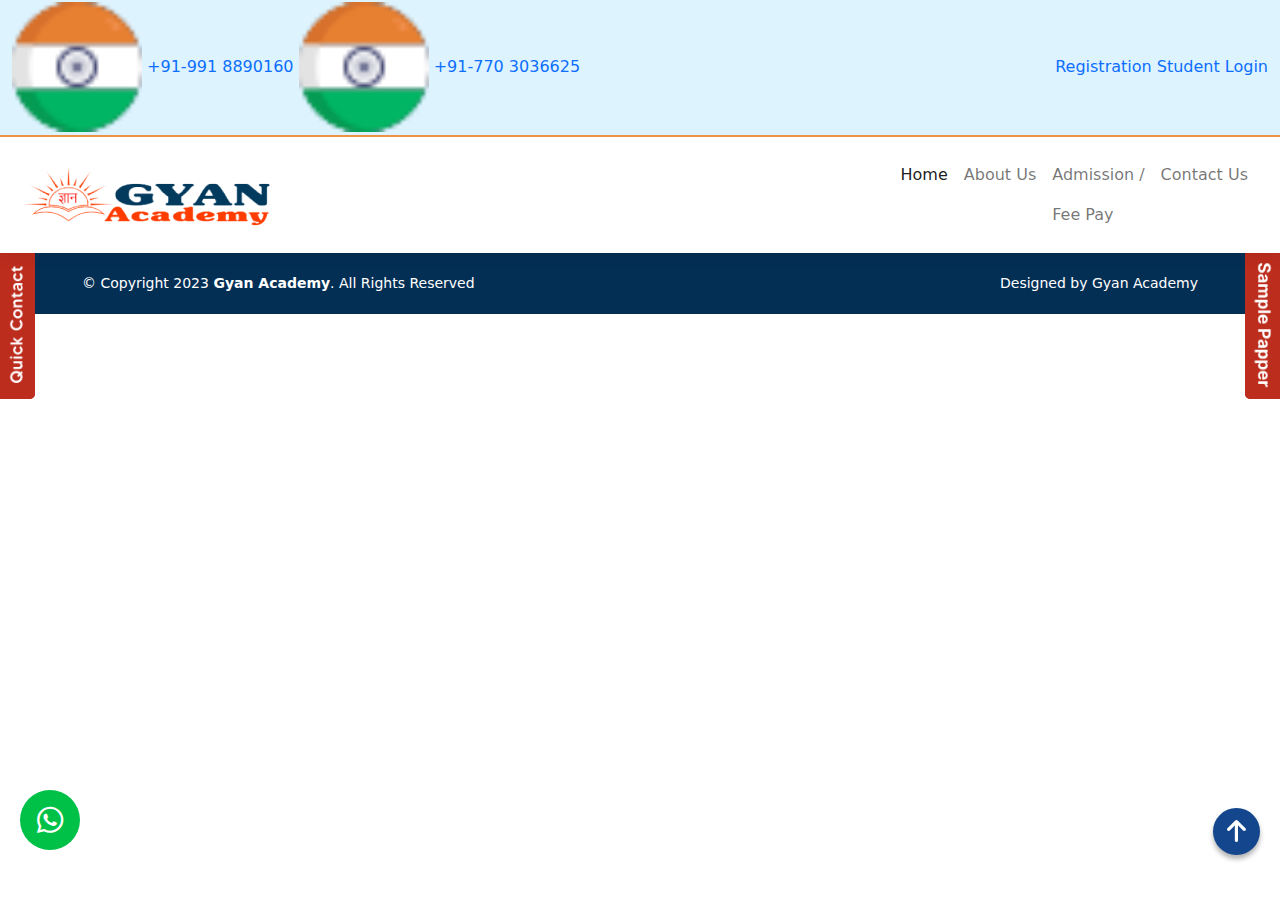
<file: class.html>
<!DOCTYPE html>
<html lang="en">

<head>
    <meta charset="UTF-8">
    <meta http-equiv="X-UA-Compatible" content="IE=edge">
    <meta name="viewport" content="width=device-width, initial-scale=1.0">
    <link rel="shortcut icon" href="img/favicon1.ico" type="image/x-icon">
    <title>Gyan Academy</title>
    <link rel="stylesheet" href="css/all.min.css">
    <link rel="stylesheet" href="css/bootstrap.min.css">
    <link rel="stylesheet" href="https://cdnjs.cloudflare.com/ajax/libs/animate.css/4.1.1/animate.min.css">
    <link rel="stylesheet" href="https://cdnjs.cloudflare.com/ajax/libs/font-awesome/6.4.2/css/all.min.css">
    <link rel="stylesheet" href="css/flaticon.css">
    <link rel="stylesheet" href="css/fontawesome.min.css">
    <link rel="stylesheet" href="css/slick-theme.css">
    <link rel="stylesheet" href="css/slick.css">
    <link rel="stylesheet" href="css/style.css">
</head>

<body>

    <!-- Navbar Start-->
    <section class="top-bar">
        <div class="container-fluid">
            <div class="topbar-content">
                <div class="top-contact">
                    <a href="tel:+91-9918890160">
                        <img src="/img/india.png" class="img-fluid" alt="India">
                        +91-991 8890160
                    </a>
                    <a href="tel:+91-7703036625">
                        <img src="/img/india.png" class="img-fluid" alt="India">
                        +91-770 3036625
                    </a>
                </div>
                <div class="top-link">
                    <div class="top-link-innner">
                        <a href="admission.html" class="red-btn"> Registration</a>
                        <a href="#" class="red-btn">Student Login</a>
                    </div>
                </div>
            </div>
        </div>
    </section>

    <header class="">
        <div class="container-fluid">
            <nav class="navbar navbar-default navbar-expand-lg bg-white">
                <div class="container-fluid">
                    <a class="navbar-brand" href="index.html">
                        <img src="img/logo.png" class="img-fluid" alt="">
                    </a>
                    <button class="navbar-toggler" type="button" data-bs-toggle="collapse"
                        data-bs-target="#navbarSupportedContent" aria-controls="navbarSupportedContent"
                        aria-expanded="false" aria-label="Toggle navigation">
                        <img src="img/menu.png" class="img-fluid" alt="Menu">
                    </button>
                    <div class="collapse navbar-collapse" id="navbarSupportedContent">
                        <ul class="navbar-nav ms-auto mb-2 mb-lg-0">
                            <li class="nav-item">
                                <a class="nav-link active" aria-current="page" href="index.html">Home</a>
                            </li>
                            <li class="nav-item">
                                <a class="nav-link" href="about-us.html">About Us</a>
                            </li>
                            <li class="nav-item dropdown">
                                <a class="nav-link dropdown-toggle" href="studymaterial.html" role="button"
                                    data-bs-toggle="dropdown" aria-expanded="false">Study Material</a>
                                <ul class="dropdown-menu">
                                    <li class="nav-item">
                                        <a class="nav-link" href="studymaterial.html">
                                            Study Material
                                        </a>
                                    </li>

                                    <li class="nav-item">
                                        <a class="nav-link" href="books-notes.html">
                                            Advanced Notes & E-Content
                                        </a>
                                    </li>
                                </ul>
                            </li>

                            <li class="nav-item menu-link">
                                <a class="nav-link" href="admission.html">
                                    Admission /
                                </a>
                                <a class="nav-link" href="#">Fee Pay</a>
                            </li>
                            <li class="nav-item dropdown">
                                <a class="nav-link dropdown-toggle" href="#" role="button" data-bs-toggle="dropdown"
                                    aria-expanded="false">
                                    Sample Papper
                                </a>
                                <ul class="dropdown-menu">
                                    <li class="nav-item dropend">
                                        <a class="nav-link dropdown-toggle" href="#" role="button"
                                            data-bs-toggle="dropdown" aria-expanded="false">
                                            SQP 2022-2023
                                        </a>
                                        <ul class="dropdown-menu">
                                            <li><a class="dropdown-item" href="#">Class-X</a></li>
                                            <li><a class="dropdown-item" href="#">Class-XII</a></li>
                                        </ul>
                                    </li>

                                    <li class="nav-item dropend">
                                        <a class="nav-link dropdown-toggle" href="#" role="button"
                                            data-bs-toggle="dropdown" aria-expanded="false">
                                            SQP 2020-2021
                                        </a>
                                        <ul class="dropdown-menu">
                                            <li><a class="dropdown-item" href="#">Class-X</a></li>
                                            <li><a class="dropdown-item" href="#">Class-XII</a></li>
                                        </ul>
                                    </li>
                                    <li class="nav-item dropend">
                                        <a class="nav-link dropdown-toggle" href="#" role="button"
                                            data-bs-toggle="dropdown" aria-expanded="false">
                                            SQP 2018-2019
                                        </a>
                                        <ul class="dropdown-menu">
                                            <li><a class="dropdown-item" href="#">Class-X</a></li>
                                            <li><a class="dropdown-item" href="#">Class-XII</a></li>
                                        </ul>
                                    </li>
                                    <li class="nav-item dropend">
                                        <a class="nav-link dropdown-toggle" href="#" role="button"
                                            data-bs-toggle="dropdown" aria-expanded="false">
                                            SQP 2016-2017
                                        </a>
                                        <ul class="dropdown-menu">
                                            <li><a class="dropdown-item" href="#">Class-X</a></li>
                                            <li><a class="dropdown-item" href="#">Class-XII</a></li>
                                        </ul>
                                    </li>
                                    <li class="nav-item dropend">
                                        <a class="nav-link dropdown-toggle" href="#" role="button"
                                            data-bs-toggle="dropdown" aria-expanded="false">
                                            SQP 2014-2015
                                        </a>
                                        <ul class="dropdown-menu">
                                            <li><a class="dropdown-item" href="#">Class-X</a></li>
                                            <li><a class="dropdown-item" href="#">Class-XII</a></li>
                                        </ul>
                                    </li>
                                </ul>
                            </li>
                            <li class="nav-item dropdown">
                                <a class="nav-link" href="#">Syllabus</a>
                            </li>
                            <li class="nav-item dropdown">
                                <a class="nav-link" href="our-gallery.html"> Gallery</a>
                            </li>
                            <li class="nav-item">
                                <a class="nav-link" href="contact.html">Contact Us</a>
                            </li>
                        </ul>
                    </div>
                </div>
            </nav>
        </div>
    </header>
    <!-- Navbar Start-->

    <!-- Syllabus Section Start -->
    <!-- <section class="syllabus-section">
        <div class="container">
            <h2 class="section-title text-center">Term wise Syllabus (2024-25)</h2>
            <div class="table-responsive">
                <table class="table table-bordered table-striped">
                    <thead class="mytabheader">
                        <tr>
                            <th>Class</th>
                            <th>Open Link</th>
                        </tr>
                    </thead>
                    <tbody>
                        <tr>
                            <td>Class - I</td>
                            <td><a class="nav-link" href="class1.html">Open Link</a></td>
                        </tr>
                        <tr>
                            <td>Class - II</td>
                            <td><a class="nav-link" href="#">Open Link</a></td>
                        </tr>
                        <tr>
                            <td>Class - III</td>
                            <td><a class="nav-link" href="#">Open Link</a></td>
                        </tr>
                        <tr>
                            <td>Class - IV</td>
                            <td><a class="nav-link" href="#">Open Link</a></td>
                        </tr>
                        <tr>
                            <td>Class - V</td>
                            <td><a class="nav-link" href="#">Open Link</a></td>
                        </tr>
                        <tr>
                            <td>Class - VI</td>
                            <td><a class="nav-link" href="#">Open Link</a></td>
                        </tr>
                        <tr>
                            <td>Class - VII</td>
                            <td><a class="nav-link" href="#">Open Link</a></td>
                        </tr>
                        <tr>
                            <td>Class - VIII</td>
                            <td><a class="nav-link" href="#">Open Link</a></td>
                        </tr>
                        <tr>
                            <td>Class - IX</td>
                            <td><a class="nav-link" href="#">Open Link</a></td>
                        </tr>
                        <tr>
                            <td>Class - X</td>
                            <td><a class="nav-link" href="#">Open Link</a></td>
                        </tr>
                        <tr>
                            <td>Class - XI</td>
                            <td><a class="nav-link" href="#">Open Link</a></td>
                        </tr>
                        <tr>
                            <td>Class - XII</td>
                            <td><a class="nav-link" href="#">Open Link</a></td>
                        </tr>
                    </tbody>
                </table>
            </div>
        </div>
    </section> -->

    <!-- Syllabus Section End -->

    <!-- Footer Section Start-->
    <div id="footer">
        <div class="container">
            <div class="row">
                <div class="col-md-6">
                    <div class="copyright">
                        © Copyright 2023 <strong><span>Gyan Academy</span></strong>. All Rights Reserved
                    </div>
                </div>
                <div class="col-md-6">
                    <div class="credits">
                        Designed by <a href="#">Gyan Academy</a>
                    </div>
                </div>
            </div>
        </div>
    </div>
    <!-- Footer Section End-->

    <div class="sticky-sample right sidebar-ripple-out">
        <a href="#">
            <img src="img/sample-white.webp" alt="Sample Papper">
        </a>
    </div>

    <div class="sticky-contact left sidebar-ripple-out">
        <a href="contact.html">
            <img src="img/contact-white.webp" alt="Quick Enquiry">
        </a>
    </div>

    <div class="footer-sticky">
        <a href="contact.html">Quick Contact</a>
        <a href="#">Sample Papper</a>
    </div>

    <a href="https://api.whatsapp.com/send/?phone=917703036625&;text&;app_absent=0" class="btn-whatsapp-pulse"
        target="_blank">
        <i class="fab fa-whatsapp"></i>
    </a>

    <div class="go-top" onclick="topFunction()" id="myBtn">
        <a href="#">
            <i class="fa fa-arrow-up"></i>
        </a>
    </div>


    <script src="js/jquery-2.2.0.min.js"></script>
    <script src="js/bootstrap.bundle.min.js"></script>
    <script src="js/fontawesome.min.js"></script>
    <script src="js/popper.min.js"></script>
    <script src="js/slick.min.js"></script>
    <script src="js/main.js"></script>

</body>

</html>
</file>
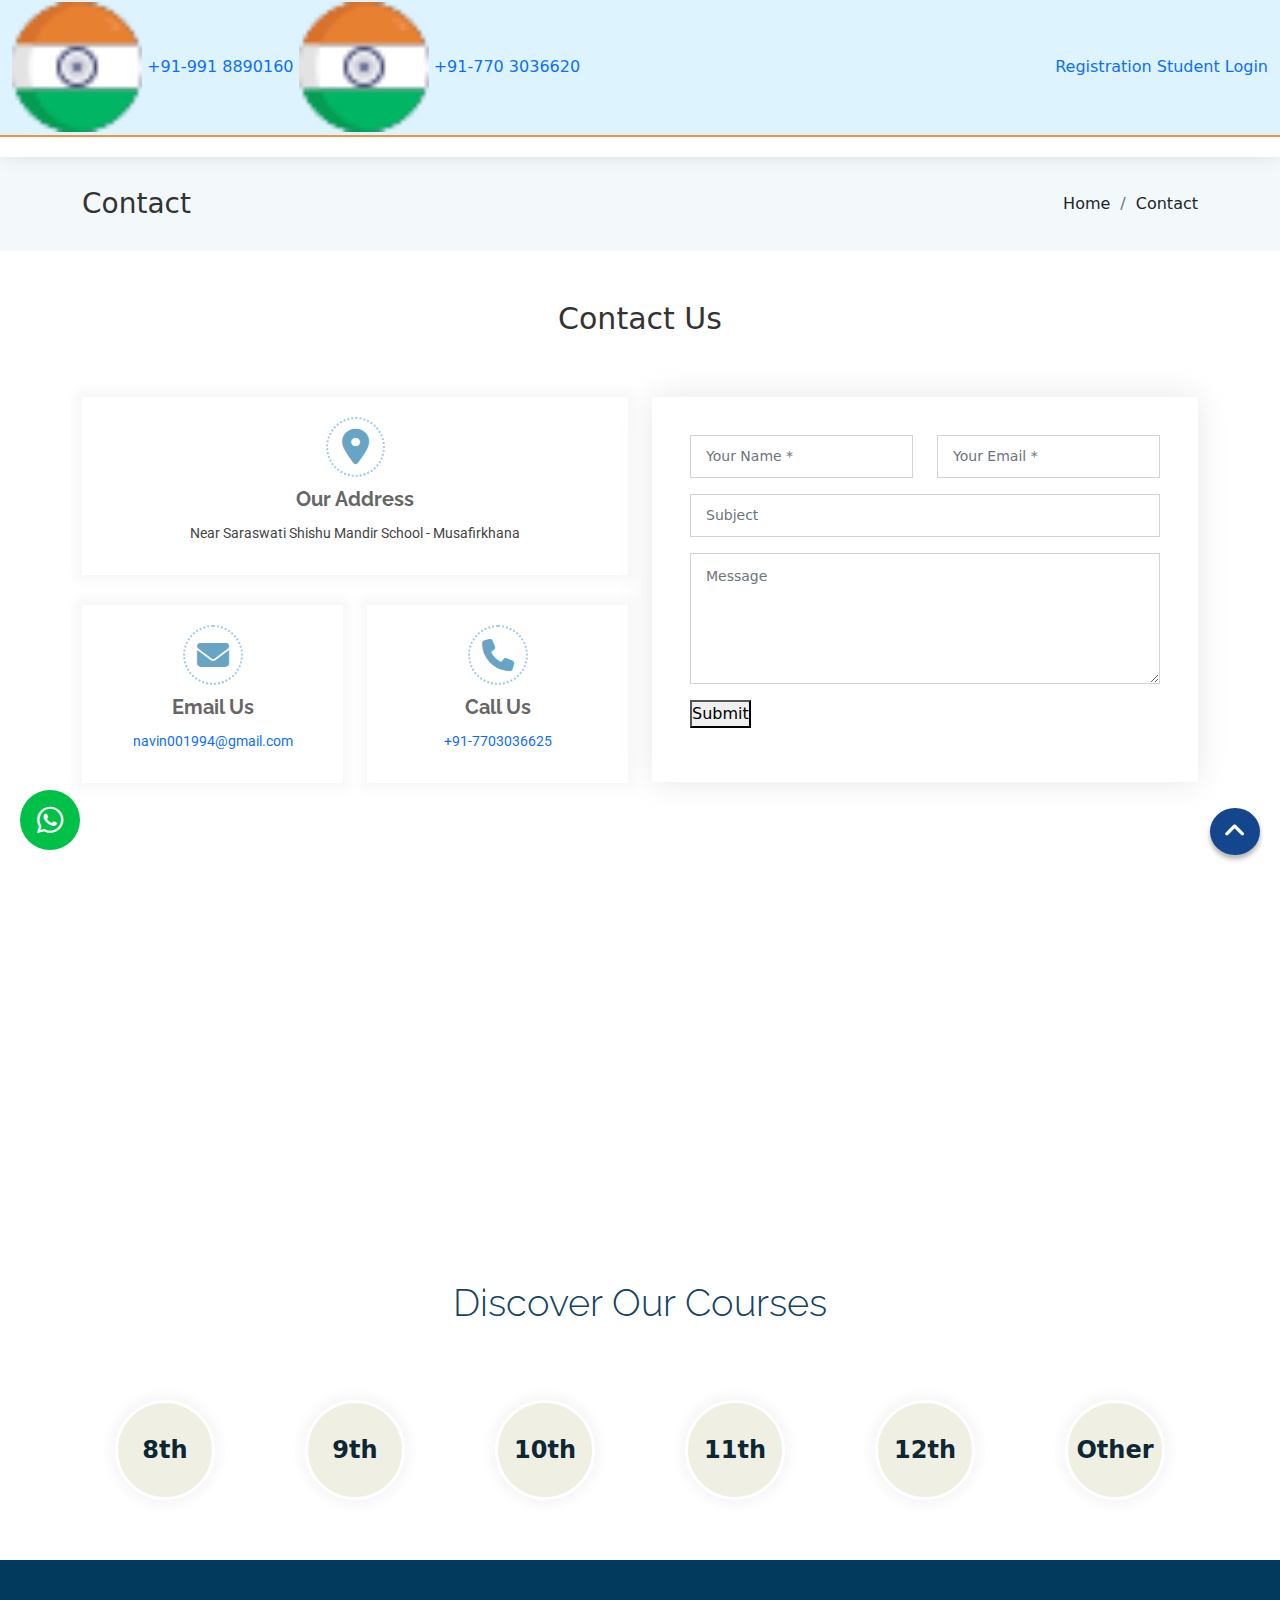
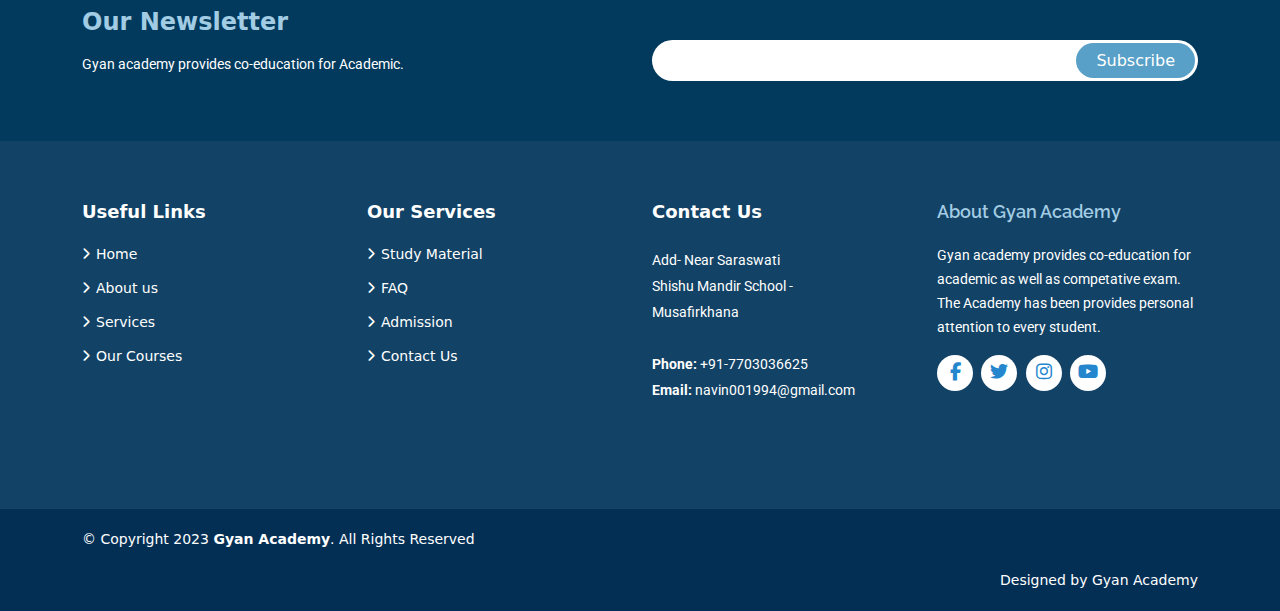
<file: contact.html>
<!DOCTYPE html>
<html lang="en">

<head>
    <meta charset="UTF-8">
    <meta http-equiv="X-UA-Compatible" content="IE=edge">
    <meta name="viewport" content="width=device-width, initial-scale=1.0">
    <link rel="shortcut icon" href="img/favicon1.ico" type="image/x-icon">
    <title>Gyan Academy</title>
    <link rel="stylesheet" href="css/all.min.css">
    <link rel="stylesheet" href="css/bootstrap.min.css">
    <link rel="stylesheet" href="https://cdnjs.cloudflare.com/ajax/libs/animate.css/3.7.2/animate.min.css">
    <link rel="stylesheet" href="https://cdnjs.cloudflare.com/ajax/libs/font-awesome/6.2.1/css/all.min.css">
    <link rel="stylesheet" href="css/flaticon.css">
    <link rel="stylesheet" href="css/fontawesome.min.css">
    <link rel="stylesheet" href="css/slick-theme.css">
    <link rel="stylesheet" href="css/slick.css">
    <link rel="stylesheet" href="css/style.css">
</head>

<body>

    <!-- Navbar Start-->
    <section class="top-bar">
        <div class="container-fluid">
            <div class="topbar-content">
                <div class="top-contact">
                    <a href="tel:+91-9918890160">
                        <img src="/img/india.png" class="img-fluid" alt="India">
                        +91-991 8890160
                    </a>
                    <a href="tel:+91-7703036620">
                        <img src="/img/india.png" class="img-fluid" alt="India">
                        +91-770 3036620
                    </a>
                </div>
                <div class="top-link">
                    <div class="top-link-innner">
                        <a href="admission.html" class="red-btn"> Registration</a>
                        <a href="#" class="red-btn">Student Login</a>
                    </div>
                </div>
            </div>
        </div>
    </section>
    
    <header class="">
        <div class="container">
            <nav class="navbar navbar-default navbar-expand-lg bg-white fixed-top">
                <div class="container-fluid">
                    <a class="navbar-brand text-white" href="index.html">
                        <img src="img/logo.png" class="img-fluid" alt="">
                    </a>
                    <button class="navbar-toggler" type="button" data-bs-toggle="collapse"
                        data-bs-target="#navbarSupportedContent" aria-controls="navbarSupportedContent"
                        aria-expanded="false" aria-label="Toggle navigation">
                        <img src="img/menu.png" class="img-fluid" alt="Menu">
                    </button>
                    <div class="collapse navbar-collapse" id="navbarSupportedContent">
                        <ul class="navbar-nav ms-auto mb-2 mb-lg-0">
                            <li class="nav-item">
                                <a class="nav-link active" aria-current="page" href="index.html">Home</a>
                            </li>
                            <li class="nav-item">
                                <a class="nav-link" href="about-us.html">About Us</a>
                            </li>
                            <li class="nav-item">
                                <a class="nav-link" href="our-courses.html">Our Courses
                                </a>
                            </li>
                            <li class="nav-item">
                                <a class="nav-link" href="studymaterial.html">Study Material</a>
                            </li>
                            <li class="nav-item">
                                <a class="nav-link" href="admission.html">Admission</a>
                            </li>
                            <li class="nav-item">
                                <a class="nav-link" href="FAQ.html">FAQ</a>
                            </li>
                            <li class="nav-item">
                                <a class="nav-link" href="#">Contact Us</a>
                            </li>
                        </ul>
                    </div>
                </div>
            </nav>
        </div>
    </header>
    <!-- Navbar Start-->

    <!-- Admission Section Start -->
    <section class="breadcrumbs">
        <div class="container">
            <div class="d-flex justify-content-between align-items-center">
                <h2>Contact</h2>
                <ol>
                    <li><a href="index.html">Home</a> </li>
                    <li>Contact</li>
                </ol>
            </div>
        </div>
    </section>

    <!--Contact Section Start-->

    <section class="contact">
        <div class="container">
            <div class="row">
                <h2 class="section-title text-center">Contact <span>Us</span></h2>
                <div class="col-lg-6">
                    <div class="row">
                        <div class="col-md-12">
                            <div class="info-box address">
                                <i class="fa-solid fa-location-dot"></i>
                                <h3>Our Address</h3>
                                <p>Near Saraswati Shishu Mandir School - Musafirkhana</p>
                            </div>
                        </div>
                        <div class="col-md-6">
                            <div class="info-box">
                                <a href="mailto:navin001994@gmail.com"><i class="fa-solid fa-envelope"></i></a>
                                <h3>Email Us</h3>
                                <p><a href="mailto:navin001994@gmail.com">navin001994@gmail.com</a></p>
                            </div>
                        </div>
                        <div class="col-md-6">
                            <div class="info-box">
                                <a href="tel:+917703036625"><i class="fa-solid fa-phone"></i></a>
                                <h3>Call Us</h3>
                                <p><a href="tel:+917703036625">+91-7703036625</a></p>
                            </div>
                        </div>
                    </div>
                </div>

                <div class="col-lg-6">
                    <form class="form-section">
                        <div class="row">
                            <div class="col-md-6 form-group">
                                <input type="text" name="name" class="form-control" placeholder="Your Name *">
                            </div>
                            <div class="col-md-6 form-group mt-3 mt-md-0">
                                <input type="email" class="form-control" name="email" placeholder="Your Email *">
                            </div>
                        </div>
                        <div class="form-group mt-3">
                            <input type="text" class="form-control" name="subject" placeholder="Subject">
                        </div>
                        <div class="form-group mt-3">
                            <textarea class="form-control" name="message" rows="5" placeholder="Message"></textarea>
                            <!-- <div class="text-center sub-main mt-4"><button class="button-one"><span>Submit</span></button> -->
                        </div>
                            <a href="#"><button class="reset btn1 my-3">Submit</button></a>
                        </div>
                    </form>
                </div>
            </div>
        </div>
    </section>

    <section class="map">
        <div class="container-fluid p-0">
            <iframe
                src="https://www.google.com/maps/embed?pb=!1m18!1m12!1m3!1d3574.4400960702974!2d81.7996094743547!3d26.376965782910712!2m3!1f0!2f0!3f0!3m2!1i1024!2i768!4f13.1!3m3!1m2!1s0x399a4335bd1fc4c9%3A0xd68e0faca04827b8!2sSaraswati%20Shishu%20Vidya%20Mandir!5e0!3m2!1sen!2sin!4v1684259575164!5m2!1sen!2sin"
                width="100%" height="350" style="border:0;" allowfullscreen="" loading="lazy"
                referrerpolicy="no-referrer-when-downgrade"></iframe>
        </div>
    </section>

    <!--Contact Section End-->

    <!-- Services Section Start-->
    <section class="why-gyanacademy" id="courses">
        <div class="container">
            <div class="row">
                <div class="col-lg-12">
                    <div class="section-title text-center">
                        <h2>Discover <span>Our Courses</span></h2>
                    </div>
                </div>
                <div class="col-lg-2 col-md-4 col-sm-4 col-6">
                    <a href="our-courses.html">
                        <div class="why-box">
                            <div class="why-icon">
                                <!-- <img src="/img/open-book.png" class="img-fluid" alt="Book"> -->
                                <h5>8th</h5>
                            </div>
                        </div>
                    </a>
                </div>
                <div class="col-lg-2 col-md-4 col-sm-4 col-6">
                    <a href="our-courses.html">
                        <div class="why-box">
                            <div class="why-icon">
                                <h5>9th</h5>
                            </div>
                        </div>
                    </a>
                </div>
                <div class="col-lg-2 col-md-4 col-sm-4 col-6">
                    <a href="our-courses.html">
                        <div class="why-box">
                            <div class="why-icon">
                                <!-- <img src="/img/open-book.png" class="img-fluid" alt="Book"> -->
                                <h5>10th</h5>
                            </div>
                        </div>
                    </a>
                </div>
                <div class="col-lg-2 col-md-4 col-sm-4 col-6">
                    <a href="our-courses.html">
                        <div class="why-box">
                            <div class="why-icon">
                                <h5>11th</h5>
                            </div>
                        </div>
                    </a>
                </div>
                <div class="col-lg-2 col-md-4 col-sm-4 col-6">
                    <a href="our-courses.html">
                        <div class="why-box">
                            <div class="why-icon">
                                <h5>12th</h5>
                            </div>
                        </div>
                    </a>
                </div>
                <div class="col-lg-2 col-md-4 col-sm-4 col-6">
                    <a href="our-courses.html">
                        <div class="why-box">
                            <div class="why-icon">
                                <h5>Other</h5>
                            </div>
                        </div>
                    </a>
                </div>
            </div>
        </div>
    </section>
    <!-- Services Section Start-->


    <!-- Footer Section Start-->
    <div id="footer">
        <div class="footer-newsletter">
            <div class="container">
                <div class="row">
                    <div class="col-lg-6">
                        <h4>Our Newsletter</h4>
                        <p>Gyan academy provides co-education for Academic.</p>
                    </div>
                    <div class="col-lg-6">
                        <form>
                            <input type="email" name="email"><input type="submit" value="Subscribe">
                        </form>
                    </div>
                </div>
            </div>
        </div>

        <div class="footer-top">
            <div class="container">
                <div class="row">

                    <div class="col-lg-3 col-md-6 footer-links">
                        <h4>Useful Links</h4>
                        <ul>
                            <li><i class="fa-solid fa-chevron-right"></i> <a href="index.html">Home</a></li>
                            <li><i class="fa-solid fa-chevron-right"></i> <a href="about-us.html">About us</a></li>
                            <li><i class="fa-solid fa-chevron-right"></i> <a href="index.html#services">Services</a>
                            </li>
                            <li><i class="fa-solid fa-chevron-right"></i> <a href="our-courses.html">Our Courses</a>
                            </li>
                        </ul>
                    </div>

                    <div class="col-lg-3 col-md-6 footer-links">
                        <h4>Our Services</h4>
                        <ul>
                            <li><i class="fa-solid fa-chevron-right"></i> <a href="studymaterial.html">Study
                                    Material</a></li>
                            <li><i class="fa-solid fa-chevron-right"></i> <a href="FAQ.html">FAQ</a></li>
                            <li><i class="fa-solid fa-chevron-right"></i> <a href="admission.html">Admission</a></li>
                            <li><i class="fa-solid fa-chevron-right"></i> <a href="#">Contact Us</a></li>
                        </ul>
                    </div>

                    <div class="col-lg-3 col-md-6 footer-contact">
                        <h4>Contact Us</h4>
                        <p>
                            Add- Near Saraswati <br>
                            Shishu Mandir School - <br>
                            Musafirkhana <br><br>
                            <a href="tel:+917703036625"><strong>Phone:</strong> +91-7703036625<br></a>
                            <a href="mailto:navin001994@gmail.com"><strong>Email:</strong> navin001994@gmail.com<br></a>
                        </p>
                    </div>

                    <div class="col-lg-3 col-md-6 footer-info">
                        <h3>About Gyan Academy</h3>
                        <p>Gyan academy provides co-education for academic as well as competative exam. The Academy has
                            been provides personal attention to every student.</p>
                        <div class="social-links mt-3">
                            <a href="https://m.facebook.com/groups/2700622780075218/?ref=share&amp;mibextid=DcJ9fc"
                                target="_blank" class="facebook">
                                <i class="fab fa-facebook-f"></i>
                            </a>
                            <a href="#" class="twitter"><i class="fab fa-twitter"></i></a>
                            <a href="#" class="instagram"><i class="fab fa-instagram"></i></a>
                            <a href="#" class="youtube"><i class="fab fa-youtube"></i></i></a>
                        </div>
                    </div>
                </div>
            </div>
        </div>

        <div class="container">
            <div class="copyright">
                © Copyright 2023 <strong><span>Gyan Academy</span></strong>. All Rights Reserved
            </div>
            <div class="credits">
                Designed by <a href="#">Gyan Academy</a>
            </div>
        </div>
        </footer>
        <!-- Footer Section End-->

        <a href="https://api.whatsapp.com/send/?phone=+917703036625&amp;;text&amp;;app_absent=0"
            class="btn-whatsapp-pulse" target="_blank">
            <i class="fab fa-whatsapp"></i>
        </a>

        <div class="go-top" onclick="topFunction()" id="myBtn">
            <a href="#">
                <i class="fa-solid fa-angle-up"></i>
            </a>
        </div>


        <script src="js/jquery-2.2.0.min.js"></script>
        <script src="js/bootstrap.bundle.min.js"></script>
        <script src="js/fontawesome.min.js"></script>
        <script src="js/popper.min.js"></script>
        <script src="js/main.js"></script>

</body>

</html>
</file>
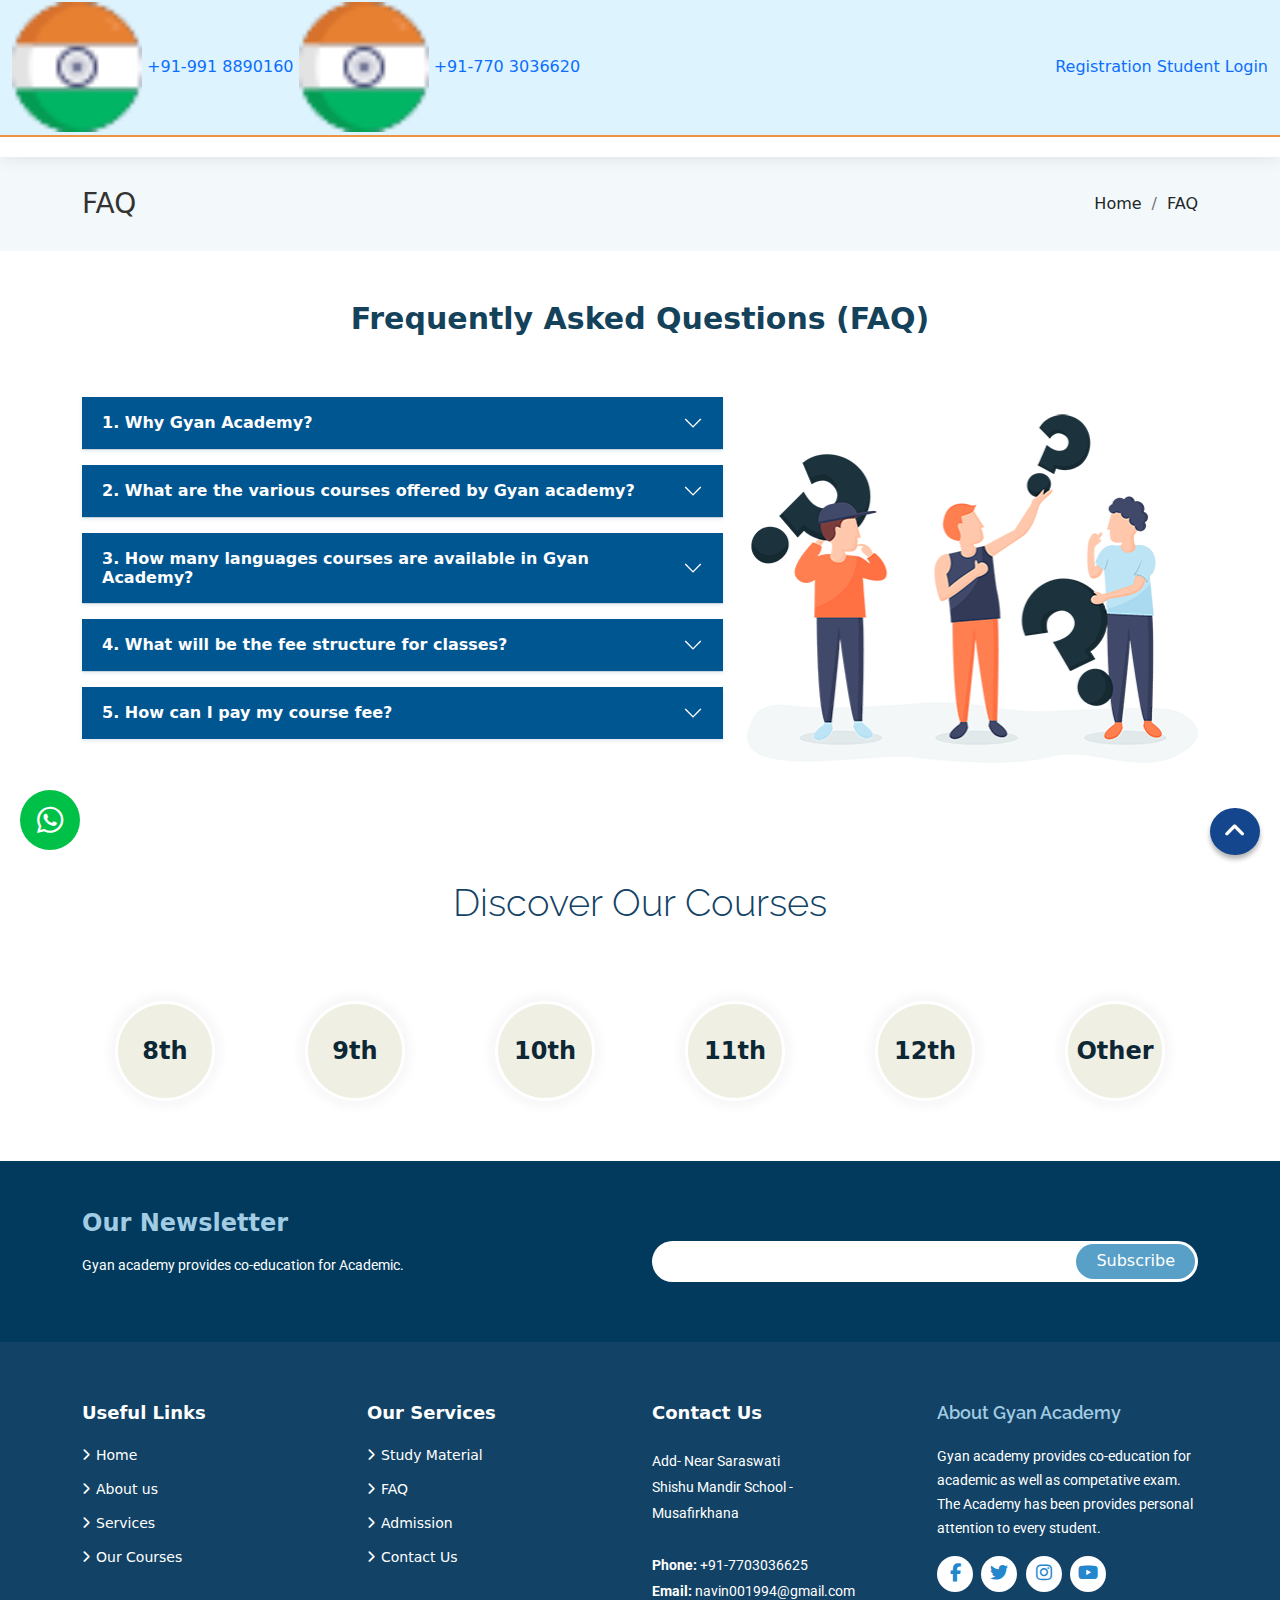
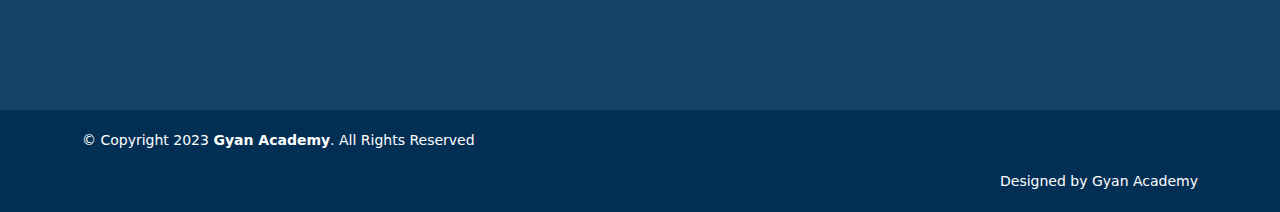
<file: FAQ.html>
<!DOCTYPE html>
<html lang="en">

<head>
    <meta charset="UTF-8">
    <meta http-equiv="X-UA-Compatible" content="IE=edge">
    <meta name="viewport" content="width=device-width, initial-scale=1.0">
    <link rel="shortcut icon" href="img/favicon1.ico" type="image/x-icon">
    <title>Gyan Academy</title>
    <link rel="stylesheet" href="css/all.min.css">
    <link rel="stylesheet" href="css/bootstrap.min.css">
    <link rel="stylesheet" href="https://cdnjs.cloudflare.com/ajax/libs/animate.css/3.7.2/animate.min.css">
    <link rel="stylesheet" href="https://cdnjs.cloudflare.com/ajax/libs/font-awesome/6.2.1/css/all.min.css">
    <link rel="stylesheet" href="css/flaticon.css">
    <link rel="stylesheet" href="css/fontawesome.min.css">
    <link rel="stylesheet" href="css/slick-theme.css">
    <link rel="stylesheet" href="css/slick.css">
    <link rel="stylesheet" href="css/style.css">
</head>

<body>

    <!-- Navbar Start-->
    <section class="top-bar">
        <div class="container-fluid">
            <div class="topbar-content">
                <div class="top-contact">
                    <a href="tel:+91-9918890160">
                        <img src="/img/india.png" class="img-fluid" alt="India">
                        +91-991 8890160
                    </a>
                    <a href="tel:+91-7703036620">
                        <img src="/img/india.png" class="img-fluid" alt="India">
                        +91-770 3036620
                    </a>
                </div>
                <div class="top-link">
                    <div class="top-link-innner">
                        <a href="admission.html" class="red-btn"> Registration</a>
                        <a href="#" class="red-btn">Student Login</a>
                    </div>
                </div>
            </div>
        </div>
    </section>
    
    <header class="">
        <div class="container">
            <nav class="navbar navbar-default navbar-expand-lg bg-white fixed-top">
                <div class="container-fluid">
                    <a class="navbar-brand text-white" href="index.html">
                        <img src="img/logo.png" class="img-fluid" alt="">
                    </a>
                    <button class="navbar-toggler" type="button" data-bs-toggle="collapse"
                        data-bs-target="#navbarSupportedContent" aria-controls="navbarSupportedContent"
                        aria-expanded="false" aria-label="Toggle navigation">
                        <img src="img/menu.png" class="img-fluid" alt="Menu">
                    </button>
                    <div class="collapse navbar-collapse" id="navbarSupportedContent">
                        <ul class="navbar-nav ms-auto mb-2 mb-lg-0">
                            <li class="nav-item">
                                <a class="nav-link active" aria-current="page" href="index.html">Home</a>
                            </li>
                            <li class="nav-item">
                                <a class="nav-link" href="about-us.html">About Us</a>
                            </li>
                            <li class="nav-item">
                                <a class="nav-link" href="our-courses.html">Our Courses
                                </a>
                            </li>
                            <li class="nav-item">
                                <a class="nav-link" href="studymaterial.html">Study Material</a>
                            </li>
                            <li class="nav-item">
                                <a class="nav-link" href="admission.html">Admission</a>
                            </li>
                            <li class="nav-item">
                                <a class="nav-link" href="#">FAQ</a>
                            </li>
                            <li class="nav-item">
                                <a class="nav-link" href="contact.html">Contact Us</a>
                            </li>
                        </ul>
                    </div>
                </div>
            </nav>
        </div>
    </header>
    <!-- Navbar Start-->

    <!-- Admission Section Start -->
    <section class="breadcrumbs">
        <div class="container">
            <div class="d-flex justify-content-between align-items-center">
                <h2>FAQ</h2>
                <ol>
                    <li><a href="index.html">Home</a> </li>
                    <li>FAQ</li>
                </ol>
            </div>
        </div>
    </section>

    <!--FAQ Section Start-->

    <section class="faq">
        <div class="container">
            <div class="row">
                <h2 class="section-title text-center">Frequently Asked Questions <span>(FAQ)</span></h2>
                <div class="col-lg-7">
                    <div class="accordion accordion-flush" id="accordionFlushExample">
                        <div class="accordion-item">
                            <h2 class="accordion-header" id="flush-headingOne">
                                <button class="accordion-button collapsed" type="button" data-bs-toggle="collapse"
                                    data-bs-target="#flush-collapseOne" aria-expanded="false"
                                    aria-controls="flush-collapseOne">
                                    1. Why Gyan Academy?
                                </button>
                            </h2>
                            <div id="flush-collapseOne" class="accordion-collapse collapse"
                                aria-labelledby="flush-headingOne" data-bs-parent="#accordionFlushExample">
                                <div class="accordion-body">We and our team are fully dedicated for bright future of
                                    students with new technology.</div>
                            </div>
                        </div>
                        <div class="accordion-item">
                            <h2 class="accordion-header" id="flush-headingTwo">
                                <button class="accordion-button collapsed" type="button" data-bs-toggle="collapse"
                                    data-bs-target="#flush-collapseTwo" aria-expanded="false"
                                    aria-controls="flush-collapseTwo">
                                    2. What are the various courses offered by Gyan academy?
                                </button>
                            </h2>
                            <div id="flush-collapseTwo" class="accordion-collapse collapse"
                                aria-labelledby="flush-headingTwo" data-bs-parent="#accordionFlushExample">
                                <div class="accordion-body">We are offering several offline and online courses for class
                                    6 to class 12th, Graduation
                                    and 12th pass student covering NCERT olympiads foundation JEE and NEET for
                                    competitive
                                    exam.</div>
                            </div>
                        </div>
                        <div class="accordion-item">
                            <h2 class="accordion-header" id="flush-headingThree">
                                <button class="accordion-button collapsed" type="button" data-bs-toggle="collapse"
                                    data-bs-target="#flush-collapseThree" aria-expanded="false"
                                    aria-controls="flush-collapseThree">
                                    3. How many languages courses are available in Gyan Academy?
                                </button>
                            </h2>
                            <div id="flush-collapseThree" class="accordion-collapse collapse"
                                aria-labelledby="flush-headingThree" data-bs-parent="#accordionFlushExample">
                                <div class="accordion-body">The courses at Gyan Academy are currently available in
                                    Hindi, English and Hindi +
                                    English language.</div>
                            </div>
                        </div>
                        <div class="accordion-item">
                            <h2 class="accordion-header" id="flush-headingFour">
                                <button class="accordion-button collapsed" type="button" data-bs-toggle="collapse"
                                    data-bs-target="#flush-collapseFour" aria-expanded="false"
                                    aria-controls="flush-collapseFour">
                                    4. What will be the fee structure for classes?
                                </button>
                            </h2>
                            <div id="flush-collapseFour" class="accordion-collapse collapse"
                                aria-labelledby="flush-headingFour" data-bs-parent="#accordionFlushExample">
                                <div class="accordion-body">The fee structure will depend on the types of course you are
                                    purchasing.</div>
                            </div>
                        </div>
                        <div class="accordion-item">
                            <h2 class="accordion-header" id="flush-headingFive">
                                <button class="accordion-button collapsed" type="button" data-bs-toggle="collapse"
                                    data-bs-target="#flush-collapseFive" aria-expanded="false"
                                    aria-controls="flush-collapseFive">
                                    5. How can I pay my course fee?
                                </button>
                            </h2>
                            <div id="flush-collapseFive" class="accordion-collapse collapse"
                                aria-labelledby="flush-headingFive" data-bs-parent="#accordionFlushExample">
                                <div class="accordion-body">You can pay the fee for your course by offline or online.
                                </div>
                            </div>
                        </div>
                    </div>
                </div>
                <div class="col-lg-5">
                    <div class="faq-image mt-2">
                        <img src="./img/faqs-min-img.png" class="img-fluid" alt="FAQ Image">
                    </div>
                </div>
            </div>
        </div>
    </section>

    <!--FAQ Section End-->

    <!-- Services Section Start-->
    <section class="why-gyanacademy" id="courses">
        <div class="container">
            <div class="row">
                <div class="col-lg-12">
                    <div class="section-title text-center">
                        <h2>Discover <span>Our Courses</span></h2>
                    </div>
                </div>
                <div class="col-lg-2 col-md-4 col-sm-4 col-6">
                    <a href="our-courses.html">
                        <div class="why-box">
                            <div class="why-icon">
                                <!-- <img src="/img/open-book.png" class="img-fluid" alt="Book"> -->
                                <h5>8th</h5>
                            </div>
                        </div>
                    </a>
                </div>
                <div class="col-lg-2 col-md-4 col-sm-4 col-6">
                    <a href="our-courses.html">
                        <div class="why-box">
                            <div class="why-icon">
                                <h5>9th</h5>
                            </div>
                        </div>
                    </a>
                </div>
                <div class="col-lg-2 col-md-4 col-sm-4 col-6">
                    <a href="our-courses.html">
                        <div class="why-box">
                            <div class="why-icon">
                                <!-- <img src="/img/open-book.png" class="img-fluid" alt="Book"> -->
                                <h5>10th</h5>
                            </div>
                        </div>
                    </a>
                </div>
                <div class="col-lg-2 col-md-4 col-sm-4 col-6">
                    <a href="our-courses.html">
                        <div class="why-box">
                            <div class="why-icon">
                                <h5>11th</h5>
                            </div>
                        </div>
                    </a>
                </div>
                <div class="col-lg-2 col-md-4 col-sm-4 col-6">
                    <a href="our-courses.html">
                        <div class="why-box">
                            <div class="why-icon">
                                <h5>12th</h5>
                            </div>
                        </div>
                    </a>
                </div>
                <div class="col-lg-2 col-md-4 col-sm-4 col-6">
                    <a href="our-courses.html">
                        <div class="why-box">
                            <div class="why-icon">
                                <h5>Other</h5>
                            </div>
                        </div>
                    </a>
                </div>
            </div>
        </div>
    </section>
    <!-- Services Section Start-->


    <!-- Footer Section Start-->
    <div id="footer">
        <div class="footer-newsletter">
            <div class="container">
                <div class="row">
                    <div class="col-lg-6">
                        <h4>Our Newsletter</h4>
                        <p>Gyan academy provides co-education for Academic.</p>
                    </div>
                    <div class="col-lg-6">
                        <form>
                            <input type="email" name="email"><input type="submit" value="Subscribe">
                        </form>
                    </div>
                </div>
            </div>
        </div>

        <div class="footer-top">
            <div class="container">
                <div class="row">

                    <div class="col-lg-3 col-md-6 footer-links">
                        <h4>Useful Links</h4>
                        <ul>
                            <li><i class="fa-solid fa-chevron-right"></i> <a href="index.html">Home</a></li>
                            <li><i class="fa-solid fa-chevron-right"></i> <a href="about-us.html">About us</a></li>
                            <li><i class="fa-solid fa-chevron-right"></i> <a href="index.html#services">Services</a>
                            </li>
                            <li><i class="fa-solid fa-chevron-right"></i> <a href="our-courses.html">Our Courses</a>
                            </li>
                        </ul>
                    </div>

                    <div class="col-lg-3 col-md-6 footer-links">
                        <h4>Our Services</h4>
                        <ul>
                            <li><i class="fa-solid fa-chevron-right"></i> <a href="studymaterial.html">Study
                                    Material</a></li>
                            <li><i class="fa-solid fa-chevron-right"></i> <a href="#">FAQ</a></li>
                            <li><i class="fa-solid fa-chevron-right"></i> <a href="admission.html">Admission</a></li>
                            <li><i class="fa-solid fa-chevron-right"></i> <a href="contact.html">Contact Us</a></li>
                        </ul>
                    </div>

                    <div class="col-lg-3 col-md-6 footer-contact">
                        <h4>Contact Us</h4>
                        <p>
                            Add- Near Saraswati <br>
                            Shishu Mandir School - <br>
                            Musafirkhana <br><br>
                            <a href="tel:+917703036625"><strong>Phone:</strong> +91-7703036625<br></a>
                            <a href="mailto:navin001994@gmail.com"><strong>Email:</strong> navin001994@gmail.com<br></a>
                        </p>
                    </div>

                    <div class="col-lg-3 col-md-6 footer-info">
                        <h3>About Gyan Academy</h3>
                        <p>Gyan academy provides co-education for academic as well as competative exam. The Academy has
                            been provides personal attention to every student.</p>
                        <div class="social-links mt-3">
                            <a href="https://m.facebook.com/groups/2700622780075218/?ref=share&amp;mibextid=DcJ9fc"
                                target="_blank" class="facebook">
                                <i class="fab fa-facebook-f"></i>
                            </a>
                            <a href="#" class="twitter"><i class="fab fa-twitter"></i></a>
                            <a href="#" class="instagram"><i class="fab fa-instagram"></i></a>
                            <a href="#" class="youtube"><i class="fab fa-youtube"></i></i></a>
                        </div>
                    </div>
                </div>
            </div>
        </div>

        <div class="container">
            <div class="copyright">
                © Copyright 2023 <strong><span>Gyan Academy</span></strong>. All Rights Reserved
            </div>
            <div class="credits">
                Designed by <a href="#">Gyan Academy</a>
            </div>
        </div>
        </footer>
        <!-- Footer Section End-->

        <a href="https://api.whatsapp.com/send/?phone=+917703036625&amp;;text&amp;;app_absent=0"
            class="btn-whatsapp-pulse" target="_blank">
            <i class="fab fa-whatsapp"></i>
        </a>

        <div class="go-top" onclick="topFunction()" id="myBtn">
            <a href="#">
                <i class="fa-solid fa-angle-up"></i>
            </a>
        </div>


        <script src="js/jquery-2.2.0.min.js"></script>
        <script src="js/bootstrap.bundle.min.js"></script>
        <script src="js/fontawesome.min.js"></script>
        <script src="js/popper.min.js"></script>
        <script src="js/main.js"></script>

</body>

</html>
</file>
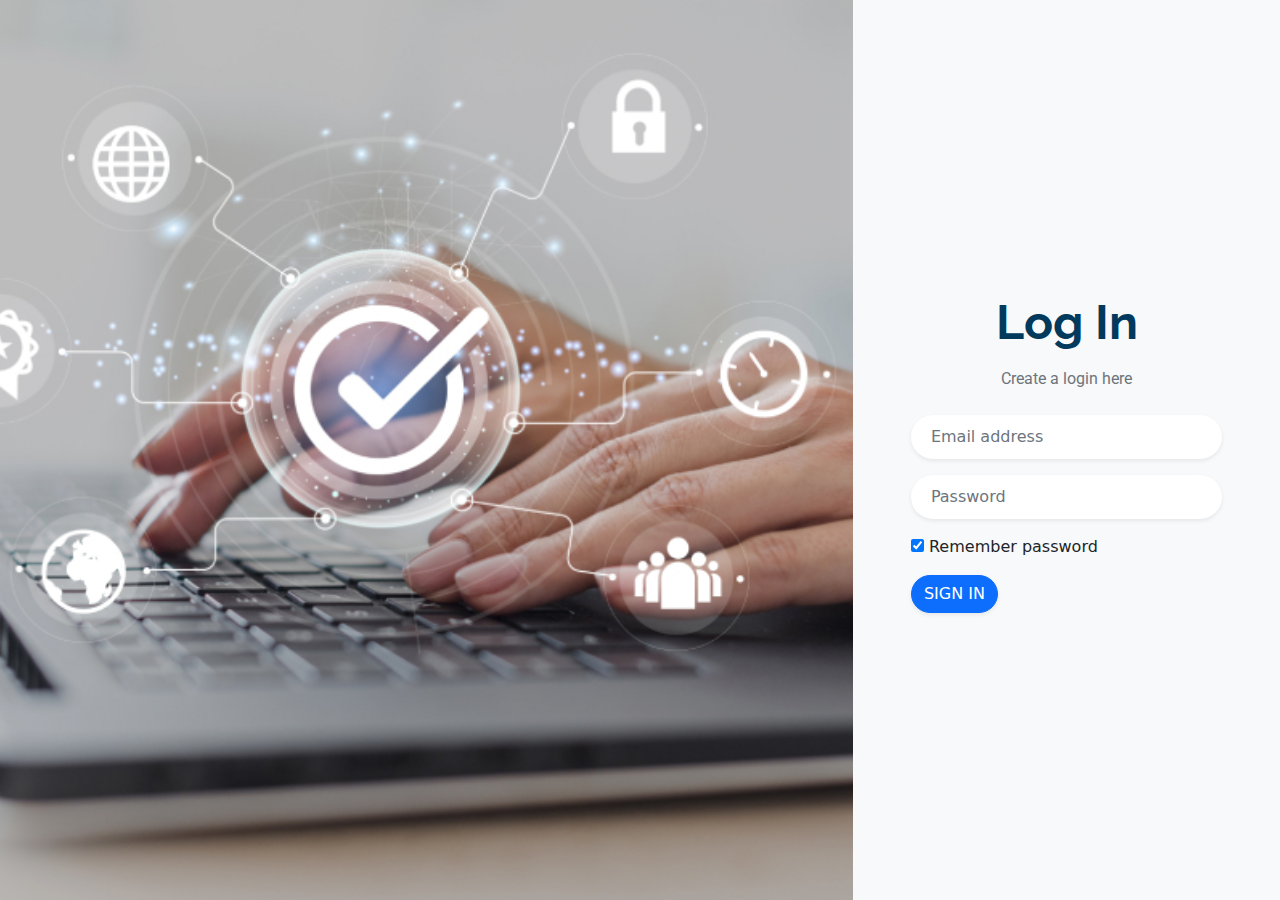
<file: login.html>
<!DOCTYPE html>
<html lang="en">

<head>
    <meta charset="UTF-8">
    <meta http-equiv="X-UA-Compatible" content="IE=edge">
    <meta name="viewport" content="width=device-width, initial-scale=1.0">
    <link rel="shortcut icon" href="img/favicon1.ico" type="image/x-icon">
    <title>Gyan Academy</title>
    <link rel="stylesheet" href="css/all.min.css">
    <link rel="stylesheet" href="css/bootstrap.min.css">
    <link rel="stylesheet" href="https://cdnjs.cloudflare.com/ajax/libs/animate.css/3.7.2/animate.min.css">
    <link rel="stylesheet" href="https://cdnjs.cloudflare.com/ajax/libs/font-awesome/6.2.1/css/all.min.css">
    <link rel="stylesheet" href="css/flaticon.css">
    <link rel="stylesheet" href="css/fontawesome.min.css">
    <link rel="stylesheet" href="css/slick-theme.css">
    <link rel="stylesheet" href="css/slick.css">
    <link rel="stylesheet" href="css/style.css">
</head>

<body>

    <!--Login Section Start-->
    <div class="container-fluid">
        <div class="row no-gutter">
            <!-- The image half -->
            <div class="col-md-8 d-none d-md-flex bg-image"></div>

            <!-- The content half -->
            <div class="col-md-4 bg-light">
                <div class="login d-flex align-items-center py-5">

                    <!-- Demo content-->
                    <div class="container">
                        <div class="row">
                            <div class="col-lg-10 col-md-7 mx-auto">
                                <h3 class="display-4 text-center">Log In</h3>
                                <p class="text-muted text-center mb-4">Create a login here</p>
                                <form>
                                    <div class="form-group mb-3">
                                        <input id="inputEmail" type="email" placeholder="Email address" required=""
                                            autofocus="" class="form-control rounded-pill border-0 shadow-sm">
                                    </div>
                                    <div class="form-group mb-3">
                                        <input id="inputPassword" type="password" placeholder="Password" required=""
                                            class="form-control rounded-pill border-0 shadow-sm text-primary">
                                    </div>
                                    <div class="custom-control custom-checkbox mb-3">
                                        <input id="customCheck1" type="checkbox" checked class="custom-control-input">
                                        <label for="customCheck1" class="custom-control-label">Remember password</label>
                                    </div>
                                    <button type="submit"
                                        class="btn btn-primary btn-block text-uppercase mb-2 rounded-pill shadow-sm">Sign
                                        in</button>
                                </form>
                            </div>
                        </div>
                    </div><!-- End -->

                </div>
            </div><!-- End -->

        </div>
    </div>

    <!--Login Section End-->


        <script src="js/jquery-2.2.0.min.js"></script>
        <script src="js/bootstrap.bundle.min.js"></script>
        <script src="js/fontawesome.min.js"></script>
        <script src="js/popper.min.js"></script>
        <script src="js/main.js"></script>

</body>

</html>
</file>
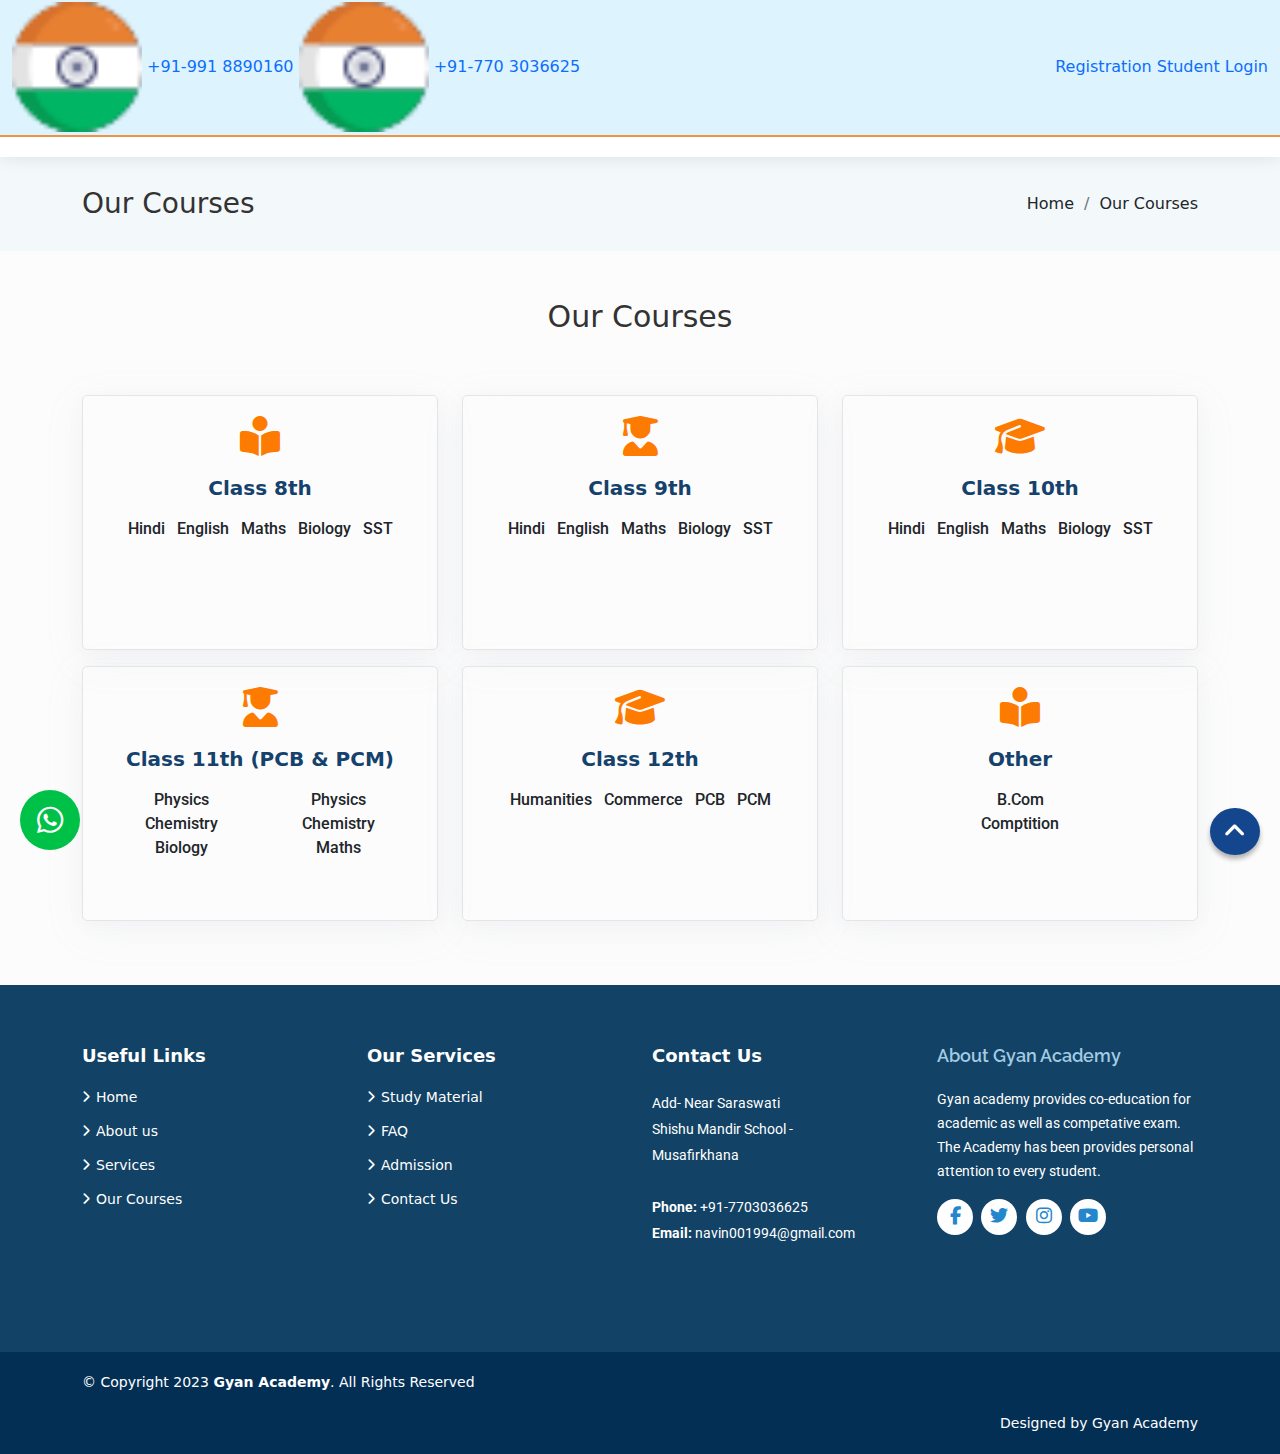
<file: our-courses.html>
<!DOCTYPE html>
<html lang="en">

<head>
    <meta charset="UTF-8">
    <meta http-equiv="X-UA-Compatible" content="IE=edge">
    <meta name="viewport" content="width=device-width, initial-scale=1.0">
    <link rel="shortcut icon" href="img/favicon1.ico" type="image/x-icon">
    <title>Gyan Academy</title>
    <link rel="stylesheet" href="css/all.min.css">
    <link rel="stylesheet" href="css/bootstrap.min.css">
    <link rel="stylesheet" href="https://cdnjs.cloudflare.com/ajax/libs/animate.css/3.7.2/animate.min.css">
    <link rel="stylesheet" href="https://cdnjs.cloudflare.com/ajax/libs/font-awesome/6.2.1/css/all.min.css">
    <link rel="stylesheet" href="css/flaticon.css">
    <link rel="stylesheet" href="css/fontawesome.min.css">
    <link rel="stylesheet" href="css/slick-theme.css">
    <link rel="stylesheet" href="css/slick.css">
    <link rel="stylesheet" href="css/style.css">
</head>

<body>

    <!-- Navbar Start-->
    <section class="top-bar">
        <div class="container-fluid">
            <div class="topbar-content">
                <div class="top-contact">
                    <a href="tel:+91-9918890160">
                        <img src="/img/india.png" class="img-fluid" alt="India">
                        +91-991 8890160
                    </a>
                    <a href="tel:+91-7703036625">
                        <img src="/img/india.png" class="img-fluid" alt="India">
                        +91-770 3036625
                    </a>
                </div>
                <div class="top-link">
                    <div class="top-link-innner">
                        <a href="admission.html" class="red-btn"> Registration</a>
                        <a href="#" class="red-btn">Student Login</a>
                    </div>
                </div>
            </div>
        </div>
    </section>
    
    <header class="">
        <div class="container">
            <nav class="navbar navbar-default navbar-expand-lg bg-white fixed-top">
                <div class="container-fluid">
                    <a class="navbar-brand text-white" href="index.html">
                        <img src="img/logo.png" class="img-fluid" alt="">
                    </a>
                    <button class="navbar-toggler" type="button" data-bs-toggle="collapse"
                        data-bs-target="#navbarSupportedContent" aria-controls="navbarSupportedContent"
                        aria-expanded="false" aria-label="Toggle navigation">
                        <img src="img/menu.png" class="img-fluid" alt="Menu">
                    </button>
                    <div class="collapse navbar-collapse" id="navbarSupportedContent">
                        <ul class="navbar-nav ms-auto mb-2 mb-lg-0">
                            <li class="nav-item">
                                <a class="nav-link active" aria-current="page" href="index.html">Home</a>
                            </li>
                            <li class="nav-item">
                                <a class="nav-link" href="about-us.html">About Us</a>
                            </li>
                            <li class="nav-item">
                                <a class="nav-link" href="#">Our Courses
                                </a>
                            </li>
                            <li class="nav-item">
                                <a class="nav-link" href="studymaterial.html">Study Material</a>
                            </li>
                            <li class="nav-item">
                                <a class="nav-link" href="admission.html">Admission</a>
                            </li>
                            <li class="nav-item">
                                <a class="nav-link" href="FAQ.html">FAQ</a>
                            </li>
                            <li class="nav-item">
                                <a class="nav-link" href="contact.html">Contact Us</a>
                            </li>
                        </ul>
                    </div>
                </div>
            </nav>
        </div>
    </header>
    <!-- Navbar Start-->

    <!-- Admission Section Start -->
    <section class="breadcrumbs">
        <div class="container">
            <div class="d-flex justify-content-between align-items-center">
                <h2>Our Courses</h2>
                <ol>
                    <li><a href="index.html">Home</a> </li>
                    <li>Our Courses</li>
                </ol>
            </div>
        </div>
    </section>

    <!--Our Courses Section Start-->
    <section class="service-grid pb-5 pt-5">
        <div class="container">
            <div class="row">
                <div class="col-md-12">
                    <h2 class="section-title text-center">Our <span>Courses</span></h2>
                </div>
                <div class="col-lg-4 col-md-6 text-center mb-3">
                    <div class="service-wrap">
                        <div class="service-icon">
                            <i class="fa-solid fa-book-open-reader"></i>
                        </div>
                        <h4>Class 8th</h4>
                        <p>
                            <span>Hindi</span>&nbsp;&nbsp;
                            <span>English</span>&nbsp;&nbsp;
                            <span>Maths</span>&nbsp;&nbsp;
                            <span>Biology</span>&nbsp;&nbsp;
                            <span>SST</span>
                        </p>
                    </div>
                </div>
                <div class="col-lg-4 col-md-6 text-center mb-3">
                    <div class="service-wrap">
                        <div class="service-icon">
                            <i class="fa-solid fa-user-graduate"></i>
                        </div>
                        <h4>Class 9th</h4>
                        <p>
                            <span>Hindi</span>&nbsp;&nbsp;
                            <span>English</span>&nbsp;&nbsp;
                            <span>Maths</span>&nbsp;&nbsp;
                            <span>Biology</span>&nbsp;&nbsp;
                            <span>SST</span>
                        </p>
                    </div>
                </div>
                <div class="col-lg-4 col-md-6 text-center mb-3">
                    <div class="service-wrap">
                        <div class="service-icon">
                            <i class="fa-solid fa-graduation-cap"></i>
                        </div>
                        <h4>Class 10th</h4>
                        <p>
                            <span>Hindi</span>&nbsp;&nbsp;
                            <span>English</span>&nbsp;&nbsp;
                            <span>Maths</span>&nbsp;&nbsp;
                            <span>Biology</span>&nbsp;&nbsp;
                            <span>SST</span>
                        </p>
                    </div>
                </div>
                <div class="col-lg-4 col-md-6 text-center mb-3">
                    <div class="service-wrap">
                        <div class="service-icon">
                            <i class="fa-solid fa-user-graduate"></i>
                        </div>
                        <h4>Class 11th (PCB & PCM)</h4>
                        <div class="section-11">
                            <p>
                                <span>Physics</span><br>
                                <span>Chemistry</span><br>
                                <span>Biology</span><br>
                            </p>
                            <p>
                                <span>Physics</span><br>
                                <span>Chemistry</span><br>
                                <span>Maths</span><br>
                            </p>
                        </div>
                    </div>
                </div>
                <div class="col-lg-4 col-md-6 text-center mb-3">
                    <div class="service-wrap">
                        <div class="service-icon">
                            <i class="fa-solid fa-graduation-cap"></i>
                        </div>
                        <h4>Class 12th</h4>
                        <p>
                            <span>Humanities</span>&nbsp;&nbsp;
                            <span>Commerce</span>&nbsp;&nbsp;
                            <span>PCB</span>&nbsp;&nbsp;
                            <span>PCM</span>
                        </p>
                    </div>
                </div>
                <div class="col-lg-4 col-md-6 text-center mb-3">
                    <div class="service-wrap">
                        <div class="service-icon">
                            <i class="fa-solid fa-book-open-reader"></i>
                        </div>
                        <h4>Other</h4>
                        <p><span>B.Com</span><br>
                            <span>Comptition</span>
                        </p>
                    </div>
                </div>
            </div>
        </div>
    </section>
    <!--Our Courses Section End-->


    <!-- Footer Section Start-->
    <div id="footer">
        <!-- <div class="footer-newsletter">
            <div class="container">
                <div class="row">
                    <div class="col-lg-6">
                        <h4>Our Newsletter</h4>
                        <p>Gyan academy provides co-education for Academic.</p>
                    </div>
                    <div class="col-lg-6">
                        <form>
                            <input type="email" name="email"><input type="submit" value="Subscribe">
                        </form>
                    </div>
                </div>
            </div>
        </div> -->

        <div class="footer-top">
            <div class="container">
                <div class="row">

                    <div class="col-lg-3 col-md-6 footer-links">
                        <h4>Useful Links</h4>
                        <ul>
                            <li><i class="fa-solid fa-chevron-right"></i> <a href="index.html">Home</a></li>
                            <li><i class="fa-solid fa-chevron-right"></i> <a href="about-us.html">About us</a></li>
                            <li><i class="fa-solid fa-chevron-right"></i> <a href="index.html#services">Services</a>
                            </li>
                            <li><i class="fa-solid fa-chevron-right"></i> <a href="#">Our Courses</a></li>
                        </ul>
                    </div>

                    <div class="col-lg-3 col-md-6 footer-links">
                        <h4>Our Services</h4>
                        <ul>
                            <li><i class="fa-solid fa-chevron-right"></i> <a href="studymaterial.html">Study
                                    Material</a></li>
                            <li><i class="fa-solid fa-chevron-right"></i> <a href="FAQ.html">FAQ</a></li>
                            <li><i class="fa-solid fa-chevron-right"></i> <a href="admission.html">Admission</a></li>
                            <li><i class="fa-solid fa-chevron-right"></i> <a href="contact.html">Contact Us</a></li>
                        </ul>
                    </div>

                    <div class="col-lg-3 col-md-6 footer-contact">
                        <h4>Contact Us</h4>
                        <p>
                            Add- Near Saraswati <br>
                            Shishu Mandir School - <br>
                            Musafirkhana <br><br>
                            <a href="tel:+917703036625"><strong>Phone:</strong> +91-7703036625<br></a>
                            <a href="mailto:navin001994@gmail.com"><strong>Email:</strong> navin001994@gmail.com<br></a>
                        </p>
                    </div>

                    <div class="col-lg-3 col-md-6 footer-info">
                        <h3>About Gyan Academy</h3>
                        <p>Gyan academy provides co-education for academic as well as competative exam. The Academy has
                            been provides personal attention to every student.</p>
                        <div class="social-links mt-3">
                            <a href="https://m.facebook.com/groups/2700622780075218/?ref=share&amp;mibextid=DcJ9fc"
                                target="_blank" class="facebook">
                                <i class="fab fa-facebook-f"></i>
                            </a>
                            <a href="#" class="twitter"><i class="fab fa-twitter"></i></a>
                            <a href="#" class="instagram"><i class="fab fa-instagram"></i></a>
                            <a href="#" class="youtube"><i class="fab fa-youtube"></i></i></a>
                        </div>
                    </div>
                </div>
            </div>
        </div>

        <div class="container">
            <div class="copyright">
                © Copyright 2023 <strong><span>Gyan Academy</span></strong>. All Rights Reserved
            </div>
            <div class="credits">
                Designed by <a href="#">Gyan Academy</a>
            </div>
        </div>
        </footer>
        <!-- Footer Section End-->

        <a href="https://api.whatsapp.com/send/?phone=+917703036625&amp;;text&amp;;app_absent=0"
            class="btn-whatsapp-pulse" target="_blank">
            <i class="fab fa-whatsapp"></i>
        </a>

        <div class="go-top" onclick="topFunction()" id="myBtn">
            <a href="#">
                <i class="fa-solid fa-angle-up"></i>
            </a>
        </div>


        <script src="js/jquery-2.2.0.min.js"></script>
        <script src="js/bootstrap.bundle.min.js"></script>
        <script src="js/fontawesome.min.js"></script>
        <script src="js/popper.min.js"></script>
        <script src="js/main.js"></script>

</body>

</html>
</file>
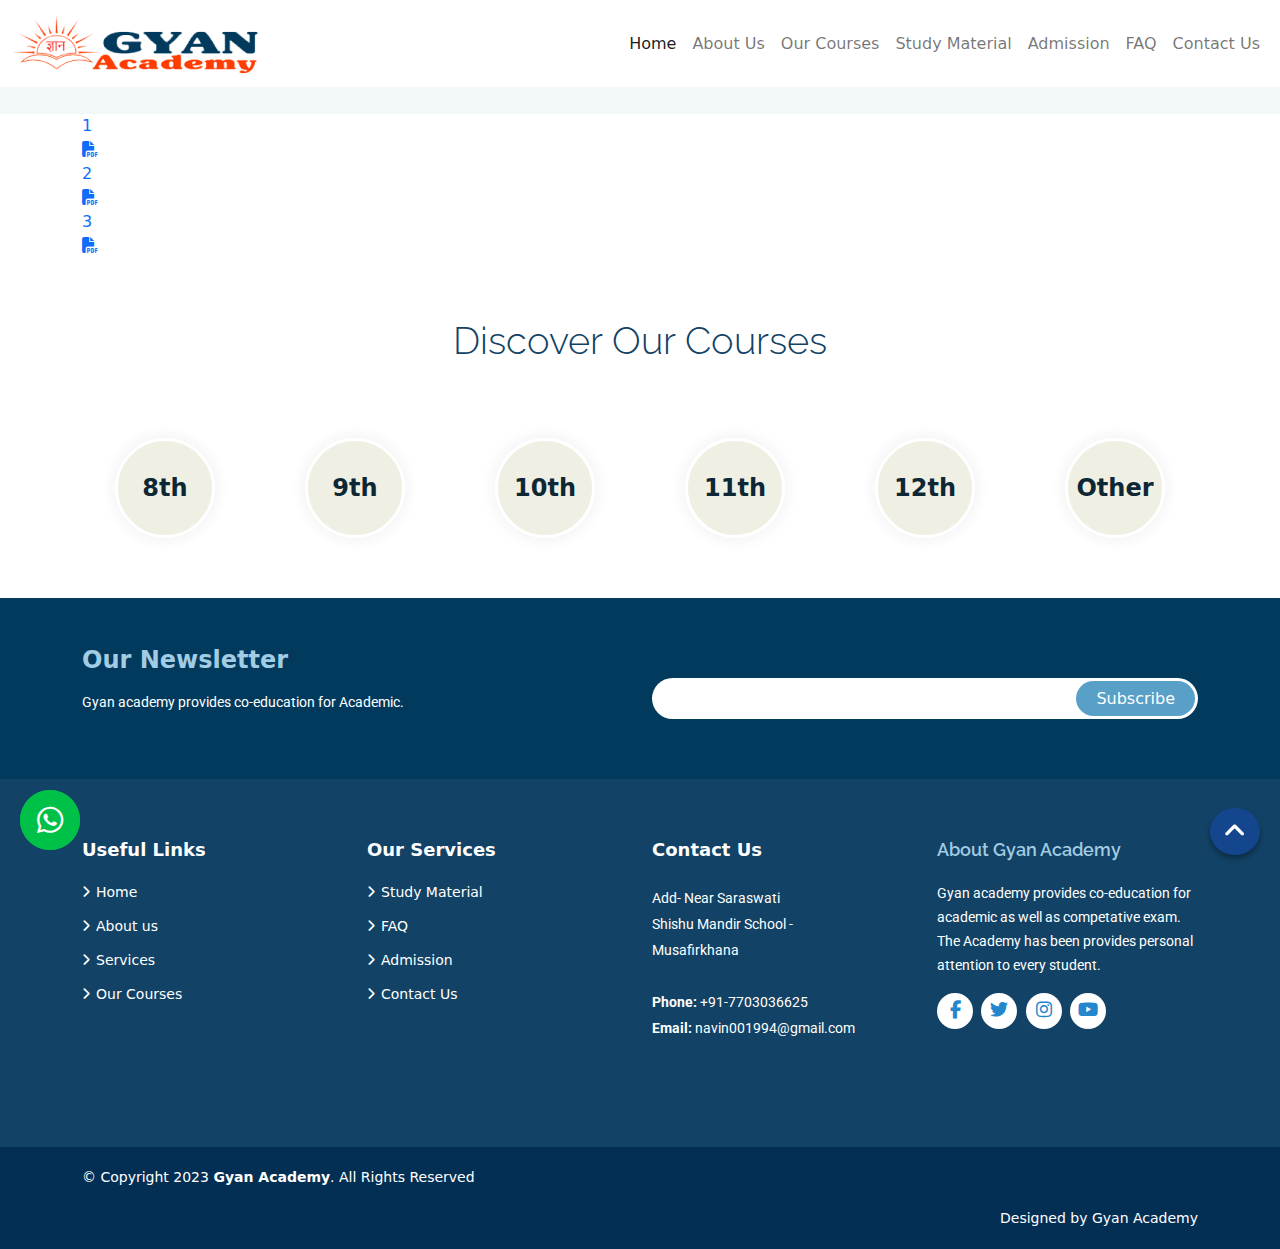
<file: pdf.html>
<!DOCTYPE html>
<html lang="en">

<head>
    <meta charset="UTF-8">
    <meta http-equiv="X-UA-Compatible" content="IE=edge">
    <meta name="viewport" content="width=device-width, initial-scale=1.0">
    <link rel="shortcut icon" href="img/favicon1.ico" type="image/x-icon">
    <title>Gyan Academy</title>
    <link rel="stylesheet" href="css/all.min.css">
    <link rel="stylesheet" href="css/bootstrap.min.css">
    <link rel="stylesheet" href="https://cdnjs.cloudflare.com/ajax/libs/animate.css/4.1.1/animate.min.css">
    <link rel="stylesheet" href="https://cdnjs.cloudflare.com/ajax/libs/font-awesome/6.2.1/css/all.min.css">
    <link rel="stylesheet" href="css/flaticon.css">
    <link rel="stylesheet" href="css/fontawesome.min.css">
    <link rel="stylesheet" href="css/slick-theme.css">
    <link rel="stylesheet" href="css/slick.css">
    <link rel="stylesheet" href="css/style.css">
</head>

<body>

    <!-- Navbar Start-->
    <header class="">
        <div class="container">
            <nav class="navbar navbar-default navbar-expand-lg bg-white fixed-top">
                <div class="container-fluid">
                    <a class="navbar-brand text-white" href="index.html">
                        <img src="img/logo.png" class="img-fluid" alt="">
                    </a>
                    <button class="navbar-toggler" type="button" data-bs-toggle="collapse"
                        data-bs-target="#navbarSupportedContent" aria-controls="navbarSupportedContent"
                        aria-expanded="false" aria-label="Toggle navigation">
                        <img src="img/menu.png" class="img-fluid" alt="Menu">
                    </button>
                    <div class="collapse navbar-collapse" id="navbarSupportedContent">
                        <ul class="navbar-nav ms-auto mb-2 mb-lg-0">
                            <li class="nav-item">
                                <a class="nav-link active" aria-current="page" href="index.html">Home</a>
                            </li>
                            <li class="nav-item">
                                <a class="nav-link" href="about-us.html">About Us</a>
                            </li>
                            <li class="nav-item">
                                <a class="nav-link" href="our-courses.html">Our Courses
                                </a>
                            </li>
                            <li class="nav-item">
                                <a class="nav-link" href="#">Study Material</a>
                            </li>
                            <li class="nav-item">
                                <a class="nav-link" href="admission.html">Admission</a>
                            </li>
                            <li class="nav-item">
                                <a class="nav-link" href="FAQ.html">FAQ</a>
                            </li>
                            <li class="nav-item">
                                <a class="nav-link" href="contact.html">Contact Us</a>
                            </li>
                        </ul>
                    </div>
                </div>
            </nav>
        </div>
    </header>
    <!-- Navbar Start-->

    <!-- Admission Section Start -->
    <section class="breadcrumbs">
        <div class="container">
            <div class="d-flex justify-content-between align-items-center">
                <h2>All Pdf</h2>
                <ol>
                    <li><a href="index.html">Home</a> </li>
                    <li>All Pdf</li>
                </ol>
            </div>
        </div>
    </section>

    <!--Books & Notes Start-->
    <section class="pdf-section">
        <div class="container">
            <div class="row">
                <div class="col-md-12">
                    <a href="file:///C:/Users/Tech/Downloads/d%20and%20f%20block%20elements%201.pdf">
                        <div class="pdf-box">
                            <div class="pdf-link">
                                1
                                <div class="pdf-icon">
                                    <i class="fa-solid fa-file-pdf"></i>
                                </div>
                            </div>
                        </div>
                    </a>
                    <a href="#">
                        <div class="pdf-box">
                            <div class="pdf-link">
                                2
                                <div class="pdf-icon">
                                    <i class="fa-solid fa-file-pdf"></i>
                                </div>
                            </div>
                        </div>
                    </a>
                    <a href="#">
                        <div class="pdf-box">
                            <div class="pdf-link">
                                3
                                <div class="pdf-icon">
                                    <i class="fa-solid fa-file-pdf"></i>
                                </div>
                            </div>
                        </div>
                    </a>
                </div>
            </div>
        </div>
    </section>
    <!--Books & Notes End-->

    <!-- Services Section Start-->
    <section class="why-gyanacademy" id="courses">
        <div class="container">
            <div class="row">
                <div class="col-lg-12">
                    <div class="section-title text-center">
                        <h2>Discover <span>Our Courses</span></h2>
                    </div>
                </div>
                <div class="col-lg-2 col-md-4 col-sm-4 col-6">
                    <a href="our-courses.html">
                        <div class="why-box">
                            <div class="why-icon">
                                <!-- <img src="/img/open-book.png" class="img-fluid" alt="Book"> -->
                                <h5>8th</h5>
                            </div>
                        </div>
                    </a>
                </div>
                <div class="col-lg-2 col-md-4 col-sm-4 col-6">
                    <a href="our-courses.html">
                        <div class="why-box">
                            <div class="why-icon">
                                <h5>9th</h5>
                            </div>
                        </div>
                    </a>
                </div>
                <div class="col-lg-2 col-md-4 col-sm-4 col-6">
                    <a href="our-courses.html">
                        <div class="why-box">
                            <div class="why-icon">
                                <!-- <img src="/img/open-book.png" class="img-fluid" alt="Book"> -->
                                <h5>10th</h5>
                            </div>
                        </div>
                    </a>
                </div>
                <div class="col-lg-2 col-md-4 col-sm-4 col-6">
                    <a href="our-courses.html">
                        <div class="why-box">
                            <div class="why-icon">
                                <h5>11th</h5>
                            </div>
                        </div>
                    </a>
                </div>
                <div class="col-lg-2 col-md-4 col-sm-4 col-6">
                    <a href="our-courses.html">
                        <div class="why-box">
                            <div class="why-icon">
                                <h5>12th</h5>
                            </div>
                        </div>
                    </a>
                </div>
                <div class="col-lg-2 col-md-4 col-sm-4 col-6">
                    <a href="our-courses.html">
                        <div class="why-box">
                            <div class="why-icon">
                                <h5>Other</h5>
                            </div>
                        </div>
                    </a>
                </div>
            </div>
        </div>
    </section>
    <!-- Services Section Start-->


    <!-- Footer Section Start-->
    <div id="footer">
        <div class="footer-newsletter">
            <div class="container">
                <div class="row">
                    <div class="col-lg-6">
                        <h4>Our Newsletter</h4>
                        <p>Gyan academy provides co-education for Academic.</p>
                    </div>
                    <div class="col-lg-6">
                        <form>
                            <input type="email" name="email"><input type="submit" value="Subscribe">
                        </form>
                    </div>
                </div>
            </div>
        </div>

        <div class="footer-top">
            <div class="container">
                <div class="row">

                    <div class="col-lg-3 col-md-6 footer-links">
                        <h4>Useful Links</h4>
                        <ul>
                            <li><i class="fa-solid fa-chevron-right"></i> <a href="index.html">Home</a></li>
                            <li><i class="fa-solid fa-chevron-right"></i> <a href="about-us.html">About us</a></li>
                            <li><i class="fa-solid fa-chevron-right"></i> <a href="index.html#services">Services</a>
                            </li>
                            <li><i class="fa-solid fa-chevron-right"></i> <a href="our-courses.html">Our Courses</a>
                            </li>
                        </ul>
                    </div>

                    <div class="col-lg-3 col-md-6 footer-links">
                        <h4>Our Services</h4>
                        <ul>
                            <li><i class="fa-solid fa-chevron-right"></i> <a href="#">Study Material</a></li>
                            <li><i class="fa-solid fa-chevron-right"></i> <a href="FAQ.html">FAQ</a></li>
                            <li><i class="fa-solid fa-chevron-right"></i> <a href="admission.html">Admission</a>
                            </li>
                            <li><i class="fa-solid fa-chevron-right"></i> <a href="contact.html">Contact Us</a></li>
                        </ul>
                    </div>

                    <div class="col-lg-3 col-md-6 footer-contact">
                        <h4>Contact Us</h4>
                        <p>
                            Add- Near Saraswati <br>
                            Shishu Mandir School - <br>
                            Musafirkhana <br><br>
                            <a href="tel:+917703036625"><strong>Phone:</strong> +91-7703036625<br></a>
                            <a href="mailto:navin001994@gmail.com"><strong>Email:</strong>
                                navin001994@gmail.com<br></a>
                        </p>
                    </div>

                    <div class="col-lg-3 col-md-6 footer-info">
                        <h3>About Gyan Academy</h3>
                        <p>Gyan academy provides co-education for academic as well as competative exam. The Academy
                            has
                            been provides personal attention to every student.</p>
                        <div class="social-links mt-3">
                            <a href="https://m.facebook.com/groups/2700622780075218/?ref=share&amp;mibextid=DcJ9fc"
                                target="_blank" class="facebook">
                                <i class="fab fa-facebook-f"></i>
                            </a>
                            <a href="#" class="twitter"><i class="fab fa-twitter"></i></a>
                            <a href="#" class="instagram"><i class="fab fa-instagram"></i></a>
                            <a href="#" class="youtube"><i class="fab fa-youtube"></i></i></a>
                        </div>
                    </div>
                </div>
            </div>
        </div>

        <div class="container">
            <div class="copyright">
                © Copyright 2023 <strong><span>Gyan Academy</span></strong>. All Rights Reserved
            </div>
            <div class="credits">
                Designed by <a href="#">Gyan Academy</a>
            </div>
        </div>
        </footer>
        <!-- Footer Section End-->



        <a href="https://api.whatsapp.com/send/?phone=+917703036625&amp;;text&amp;;app_absent=0"
            class="btn-whatsapp-pulse" target="_blank">
            <i class="fab fa-whatsapp"></i>
        </a>


        <a href="https://api.whatsapp.com/send/?phone=+917703036625&amp;;text&amp;;app_absent=0"
            class="btn-whatsapp-pulse" target="_blank">
            <i class="fab fa-whatsapp"></i>
        </a>

        <div class="go-top" onclick="topFunction()" id="myBtn">
            <a href="#">
                <i class="fa-solid fa-angle-up"></i>
            </a>
        </div>

        <script src="js/jquery-2.2.0.min.js"></script>
        <script src="js/bootstrap.bundle.min.js"></script>
        <script src="js/fontawesome.min.js"></script>
        <script src="js/popper.min.js"></script>
        <script src="js/main.js"></script>

</body>

</html>
</file>
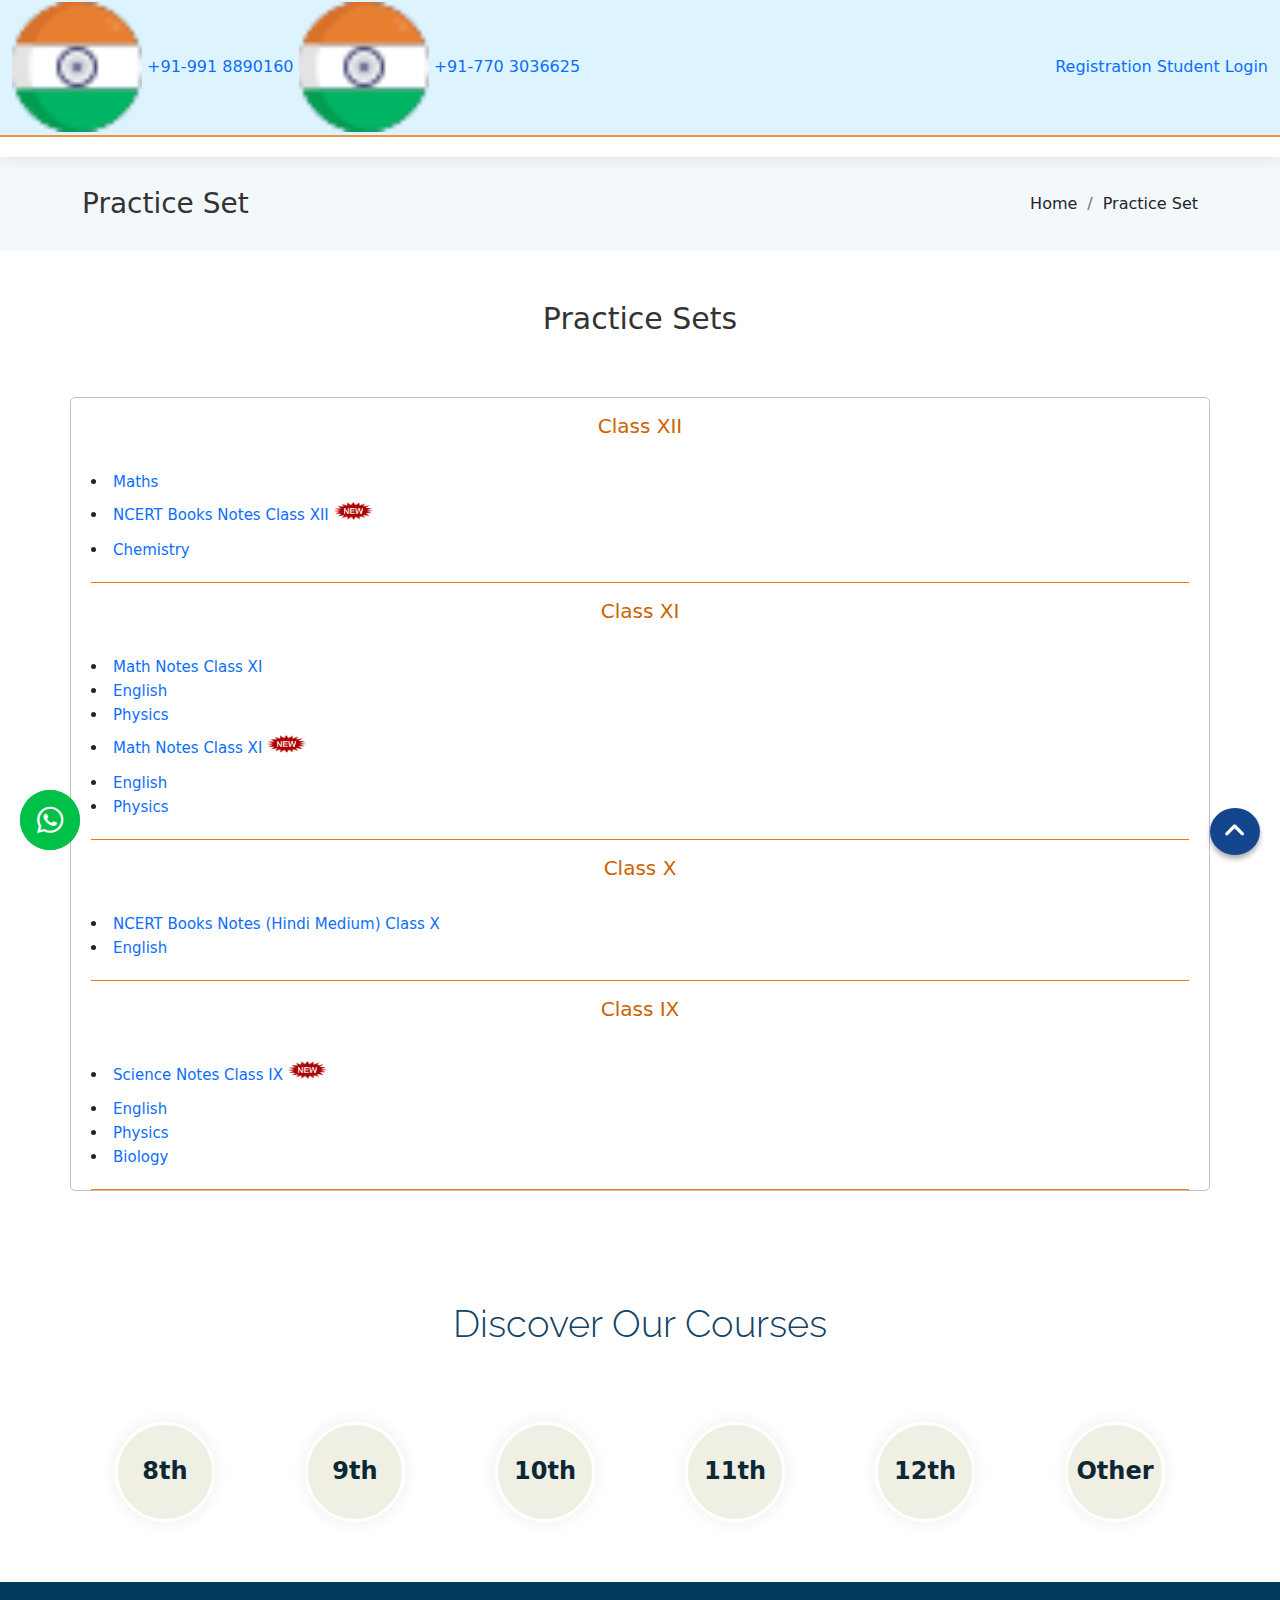
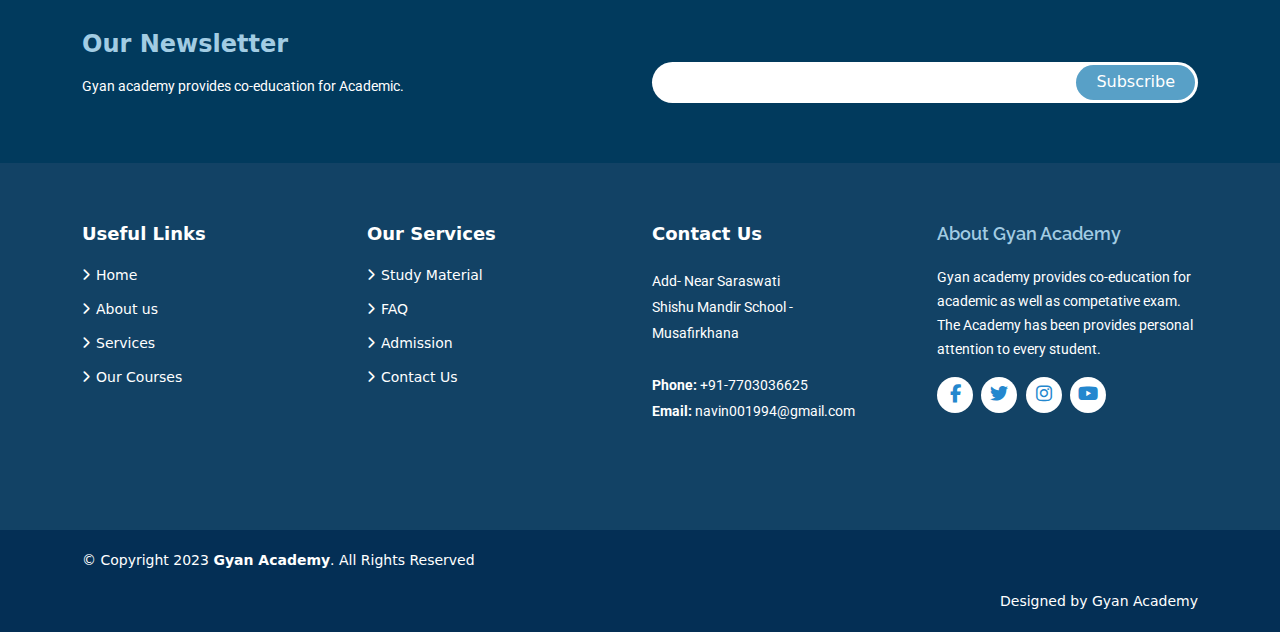
<file: practice-set.html>
<!DOCTYPE html>
<html lang="en">

<head>
    <meta charset="UTF-8">
    <meta http-equiv="X-UA-Compatible" content="IE=edge">
    <meta name="viewport" content="width=device-width, initial-scale=1.0">
    <link rel="shortcut icon" href="img/favicon1.ico" type="image/x-icon">
    <title>Gyan Academy</title>
    <link rel="stylesheet" href="css/all.min.css">
    <link rel="stylesheet" href="css/bootstrap.min.css">
    <link rel="stylesheet" href="https://cdnjs.cloudflare.com/ajax/libs/animate.css/4.1.1/animate.min.css">
    <link rel="stylesheet" href="https://cdnjs.cloudflare.com/ajax/libs/font-awesome/6.2.1/css/all.min.css">
    <link rel="stylesheet" href="css/flaticon.css">
    <link rel="stylesheet" href="css/fontawesome.min.css">
    <link rel="stylesheet" href="css/slick-theme.css">
    <link rel="stylesheet" href="css/slick.css">
    <link rel="stylesheet" href="css/style.css">
</head>

<body>

    <!-- Navbar Start-->
    <section class="top-bar">
        <div class="container-fluid">
            <div class="topbar-content">
                <div class="top-contact">
                    <a href="tel:+91-9918890160">
                        <img src="/img/india.png" class="img-fluid" alt="India">
                        +91-991 8890160
                    </a>
                    <a href="tel:+91-7703036625">
                        <img src="/img/india.png" class="img-fluid" alt="India">
                        +91-770 3036625
                    </a>
                </div>
                <div class="top-link">
                    <div class="top-link-innner">
                        <a href="admission.html" class="red-btn"> Registration</a>
                        <a href="#" class="red-btn">Student Login</a>
                    </div>
                </div>
            </div>
        </div>
    </section>
    
    <header class="">
        <div class="container">
            <nav class="navbar navbar-default navbar-expand-lg bg-white fixed-top">
                <div class="container-fluid">
                    <a class="navbar-brand text-white" href="index.html">
                        <img src="img/logo.png" class="img-fluid" alt="">
                    </a>
                    <button class="navbar-toggler" type="button" data-bs-toggle="collapse"
                        data-bs-target="#navbarSupportedContent" aria-controls="navbarSupportedContent"
                        aria-expanded="false" aria-label="Toggle navigation">
                        <img src="img/menu.png" class="img-fluid" alt="Menu">
                    </button>
                    <div class="collapse navbar-collapse" id="navbarSupportedContent">
                        <ul class="navbar-nav ms-auto mb-2 mb-lg-0">
                            <li class="nav-item">
                                <a class="nav-link active" aria-current="page" href="index.html">Home</a>
                            </li>
                            <li class="nav-item">
                                <a class="nav-link" href="about-us.html">About Us</a>
                            </li>
                            <li class="nav-item">
                                <a class="nav-link" href="our-courses.html">Our Courses
                                </a>
                            </li>
                            <li class="nav-item">
                                <a class="nav-link" href="studymaterial.html">Study Material</a>
                            </li>
                            <li class="nav-item">
                                <a class="nav-link" href="admission.html">Admission</a>
                            </li>
                            <li class="nav-item">
                                <a class="nav-link" href="FAQ.html">FAQ</a>
                            </li>
                            <li class="nav-item">
                                <a class="nav-link" href="contact.html">Contact Us</a>
                            </li>
                        </ul>
                    </div>
                </div>
            </nav>
        </div>
    </header>
    <!-- Navbar Start-->

    <!-- Admission Section Start -->
    <section class="breadcrumbs">
        <div class="container">
            <div class="d-flex justify-content-between align-items-center">
                <h2>Practice Set</h2>
                <ol>
                    <li><a href="index.html">Home</a> </li>
                    <li>Practice Set</li>
                </ol>
            </div>
        </div>
    </section>

    <!--Practice Set Start-->
    <div class="advance-section">
        <div class="container">
            <div class="row">
                <h2 class="section-title text-center">Practice <span>Sets</span></h2>
                <div class="practice-links">
                    <h5 class="text-center pt-3 pb-4">Class XII</h5>
                    <ul>
                        <li><a href="#">Maths</a></li>
                        <li><a href="#">NCERT Books Notes Class XII <img src="img/new1.gif" width="45" height="30"
                                    class="img-fluid" alt=""></a></li>
                        <li><a href="#">Chemistry</a></li>
                    </ul>

                    <h5 class="text-center pt-3 pb-4">Class XI</h5>
                    <ul>
                        <li><a href="#">Math Notes Class XI</a></li>
                        <li><a href="#">English</a></li>
                        <li><a href="#">Physics</a></li>
                        <li><a href="#">Math Notes Class XI <img src="img/new1.gif" width="45" height="30"
                                    class="img-fluid" alt=""></a></li>
                        <li><a href="#">English</a></li>
                        <li><a href="#">Physics</a></li>
                    </ul>

                    <h5 class="text-center pt-3 pb-4">Class X</h5>
                    <ul>
                        <li><a href="#">NCERT Books Notes (Hindi Medium) Class X</a></li>
                        <li><a href="#">English</a></li>
                    </ul>

                    <h5 class="text-center pt-3 pb-4">Class IX</h5>
                    <ul>
                        <li><a href="#">Science Notes Class IX
                                <img src="img/new1.gif" width="45" height="30" class="img-fluid" alt="">
                            </a></li>
                        <li><a href="#">English</a></li>
                        <li><a href="#">Physics</a></li>
                        <li><a href="#">Biology</a></li>
                    </ul>
                </div>
            </div>
        </div>
    </div>
    <!--Practice Set End-->

    <!-- Services Section Start-->
    <section class="why-gyanacademy" id="courses">
        <div class="container">
            <div class="row">
                <div class="col-lg-12">
                    <div class="section-title text-center">
                        <h2>Discover <span>Our Courses</span></h2>
                    </div>
                </div>
                <div class="col-lg-2 col-md-4 col-sm-4 col-6">
                    <a href="our-courses.html">
                        <div class="why-box">
                            <div class="why-icon">
                                <!-- <img src="/img/open-book.png" class="img-fluid" alt="Book"> -->
                                <h5>8th</h5>
                            </div>
                        </div>
                    </a>
                </div>
                <div class="col-lg-2 col-md-4 col-sm-4 col-6">
                    <a href="our-courses.html">
                        <div class="why-box">
                            <div class="why-icon">
                                <h5>9th</h5>
                            </div>
                        </div>
                    </a>
                </div>
                <div class="col-lg-2 col-md-4 col-sm-4 col-6">
                    <a href="our-courses.html">
                        <div class="why-box">
                            <div class="why-icon">
                                <!-- <img src="/img/open-book.png" class="img-fluid" alt="Book"> -->
                                <h5>10th</h5>
                            </div>
                        </div>
                    </a>
                </div>
                <div class="col-lg-2 col-md-4 col-sm-4 col-6">
                    <a href="our-courses.html">
                        <div class="why-box">
                            <div class="why-icon">
                                <h5>11th</h5>
                            </div>
                        </div>
                    </a>
                </div>
                <div class="col-lg-2 col-md-4 col-sm-4 col-6">
                    <a href="our-courses.html">
                        <div class="why-box">
                            <div class="why-icon">
                                <h5>12th</h5>
                            </div>
                        </div>
                    </a>
                </div>
                <div class="col-lg-2 col-md-4 col-sm-4 col-6">
                    <a href="our-courses.html">
                        <div class="why-box">
                            <div class="why-icon">
                                <h5>Other</h5>
                            </div>
                        </div>
                    </a>
                </div>
            </div>
        </div>
    </section>
    <!-- Services Section Start-->


    <!-- Footer Section Start-->
    <div id="footer">
        <div class="footer-newsletter">
            <div class="container">
                <div class="row">
                    <div class="col-lg-6">
                        <h4>Our Newsletter</h4>
                        <p>Gyan academy provides co-education for Academic.</p>
                    </div>
                    <div class="col-lg-6">
                        <form>
                            <input type="email" name="email"><input type="submit" value="Subscribe">
                        </form>
                    </div>
                </div>
            </div>
        </div>

        <div class="footer-top">
            <div class="container">
                <div class="row">

                    <div class="col-lg-3 col-md-6 footer-links">
                        <h4>Useful Links</h4>
                        <ul>
                            <li><i class="fa-solid fa-chevron-right"></i> <a href="index.html">Home</a></li>
                            <li><i class="fa-solid fa-chevron-right"></i> <a href="about-us.html">About us</a></li>
                            <li><i class="fa-solid fa-chevron-right"></i> <a href="index.html#services">Services</a>
                            </li>
                            <li><i class="fa-solid fa-chevron-right"></i> <a href="our-courses.html">Our Courses</a>
                            </li>
                        </ul>
                    </div>

                    <div class="col-lg-3 col-md-6 footer-links">
                        <h4>Our Services</h4>
                        <ul>
                            <li><i class="fa-solid fa-chevron-right"></i> <a href="#">Study Material</a></li>
                            <li><i class="fa-solid fa-chevron-right"></i> <a href="FAQ.html">FAQ</a></li>
                            <li><i class="fa-solid fa-chevron-right"></i> <a href="admission.html">Admission</a></li>
                            <li><i class="fa-solid fa-chevron-right"></i> <a href="contact.html">Contact Us</a></li>
                        </ul>
                    </div>

                    <div class="col-lg-3 col-md-6 footer-contact">
                        <h4>Contact Us</h4>
                        <p>
                            Add- Near Saraswati <br>
                            Shishu Mandir School - <br>
                            Musafirkhana <br><br>
                            <a href="tel:+917703036625"><strong>Phone:</strong> +91-7703036625<br></a>
                            <a href="mailto:navin001994@gmail.com"><strong>Email:</strong> navin001994@gmail.com<br></a>
                        </p>
                    </div>

                    <div class="col-lg-3 col-md-6 footer-info">
                        <h3>About Gyan Academy</h3>
                        <p>Gyan academy provides co-education for academic as well as competative exam. The Academy has
                            been provides personal attention to every student.</p>
                        <div class="social-links mt-3">
                            <a href="https://m.facebook.com/groups/2700622780075218/?ref=share&amp;mibextid=DcJ9fc"
                                target="_blank" class="facebook">
                                <i class="fab fa-facebook-f"></i>
                            </a>
                            <a href="#" class="twitter"><i class="fab fa-twitter"></i></a>
                            <a href="#" class="instagram"><i class="fab fa-instagram"></i></a>
                            <a href="#" class="youtube"><i class="fab fa-youtube"></i></i></a>
                        </div>
                    </div>
                </div>
            </div>
        </div>

        <div class="container">
            <div class="copyright">
                © Copyright 2023 <strong><span>Gyan Academy</span></strong>. All Rights Reserved
            </div>
            <div class="credits">
                Designed by <a href="#">Gyan Academy</a>
            </div>
        </div>
        </footer>
        <!-- Footer Section End-->



        <a href="https://api.whatsapp.com/send/?phone=+917703036625&amp;;text&amp;;app_absent=0"
            class="btn-whatsapp-pulse" target="_blank">
            <i class="fab fa-whatsapp"></i>
        </a>


        <a href="https://api.whatsapp.com/send/?phone=+917703036625&amp;;text&amp;;app_absent=0"
            class="btn-whatsapp-pulse" target="_blank">
            <i class="fab fa-whatsapp"></i>
        </a>

        <div class="go-top" onclick="topFunction()" id="myBtn">
            <a href="#">
                <i class="fa-solid fa-angle-up"></i>
            </a>
        </div>

        <script src="js/jquery-2.2.0.min.js"></script>
        <script src="js/bootstrap.bundle.min.js"></script>
        <script src="js/fontawesome.min.js"></script>
        <script src="js/popper.min.js"></script>
        <script src="js/main.js"></script>

</body>

</html>
</file>
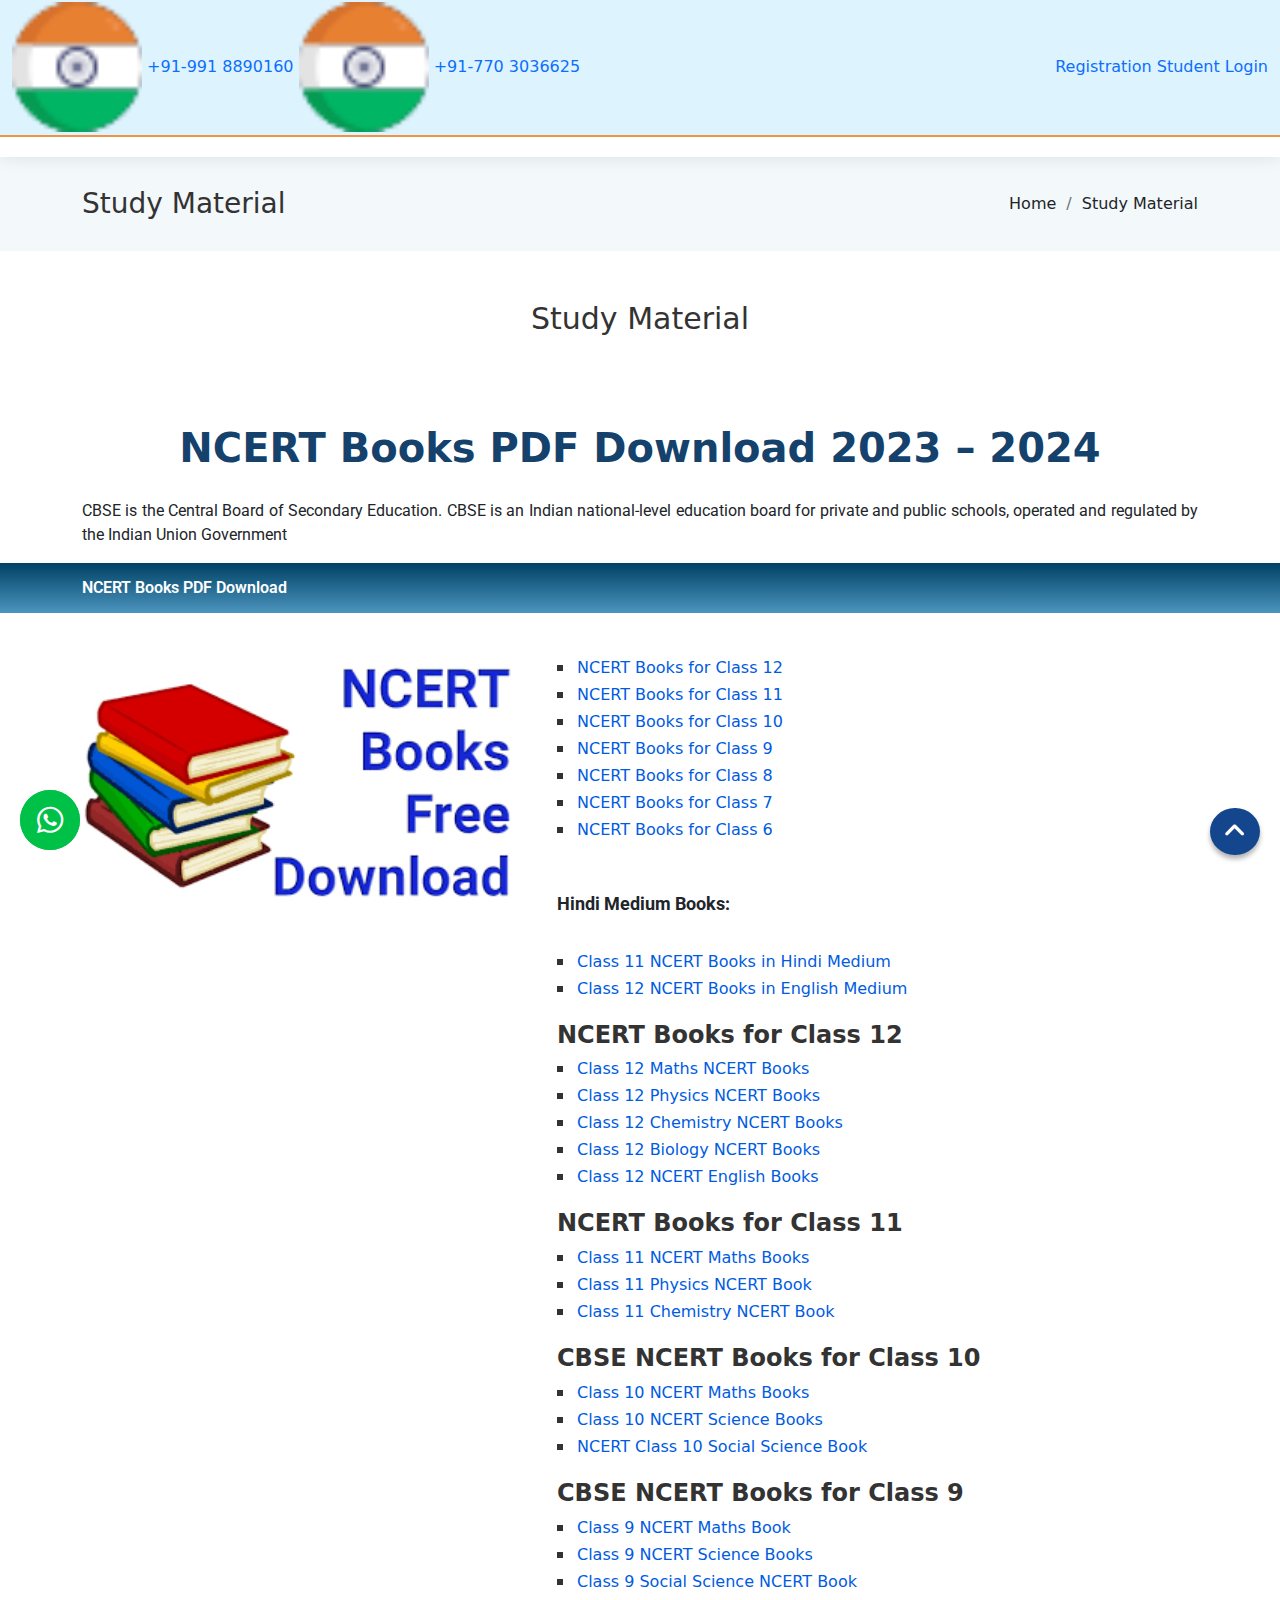
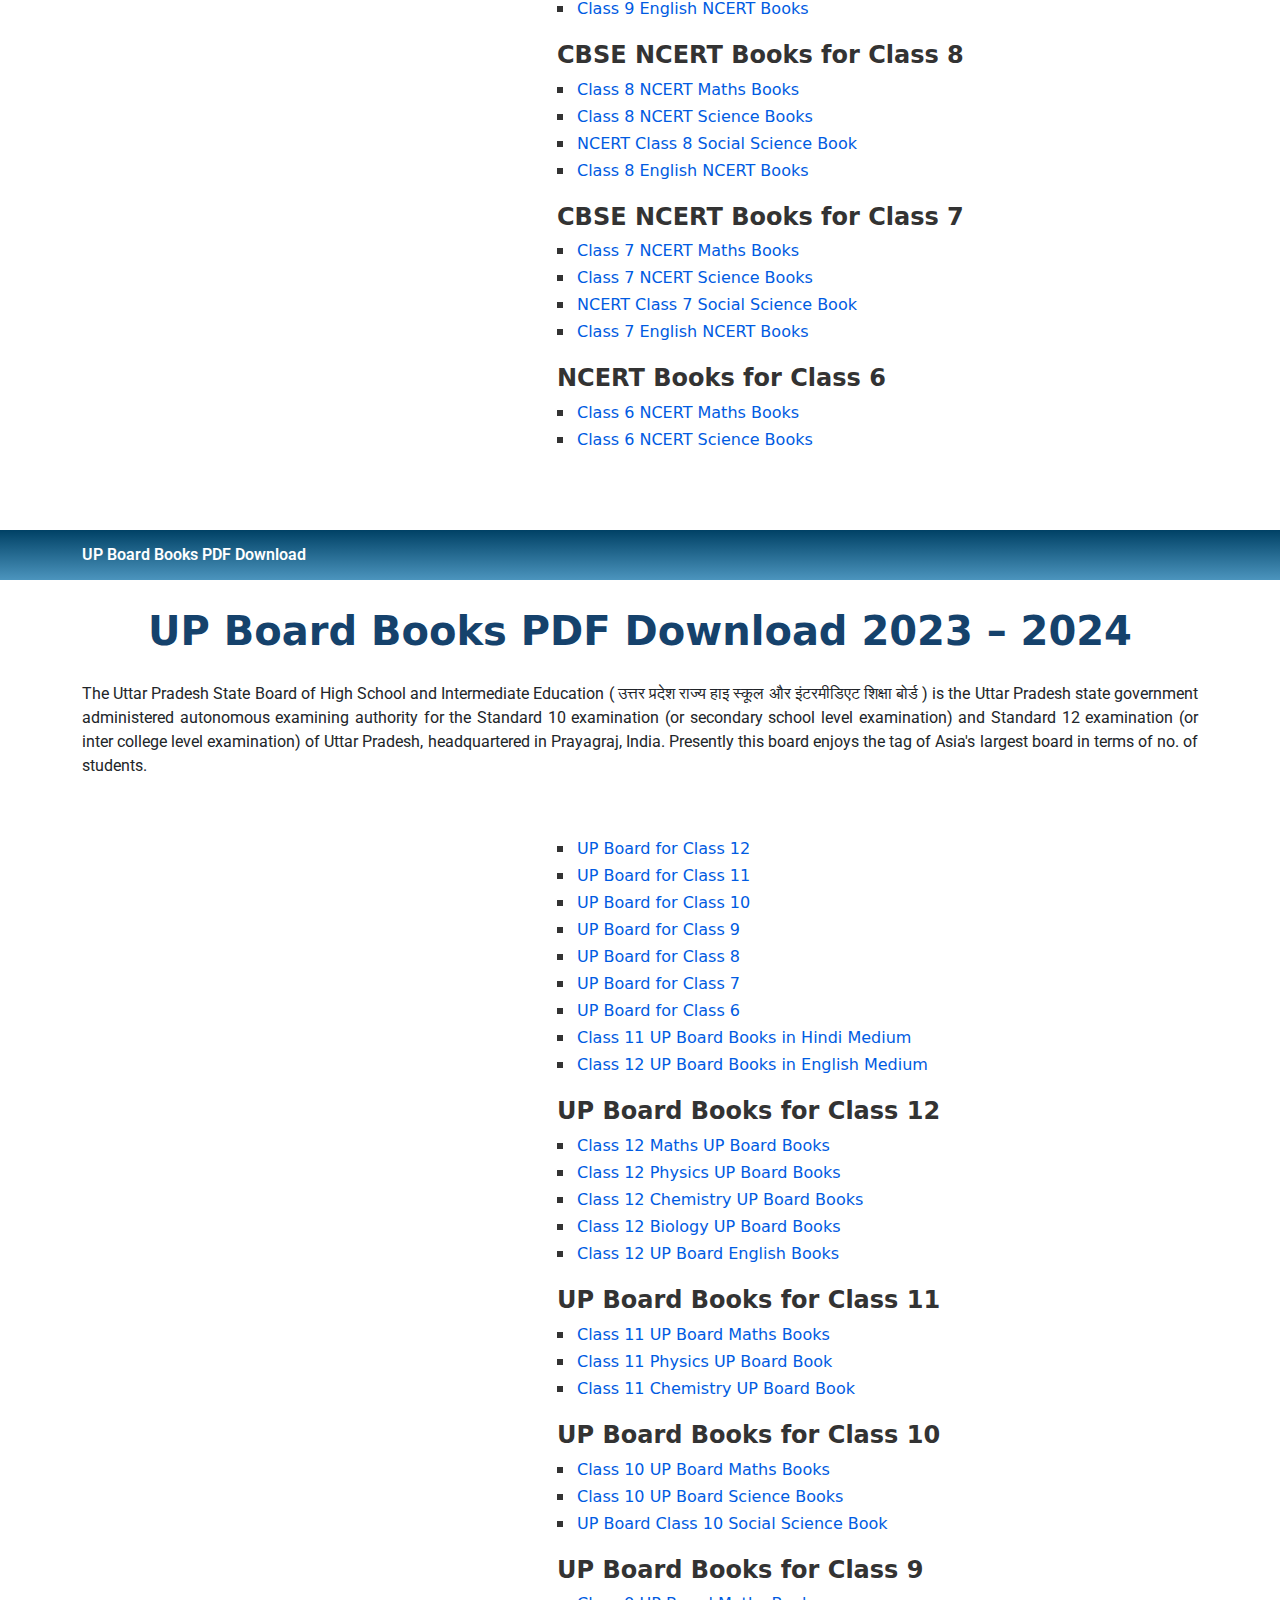
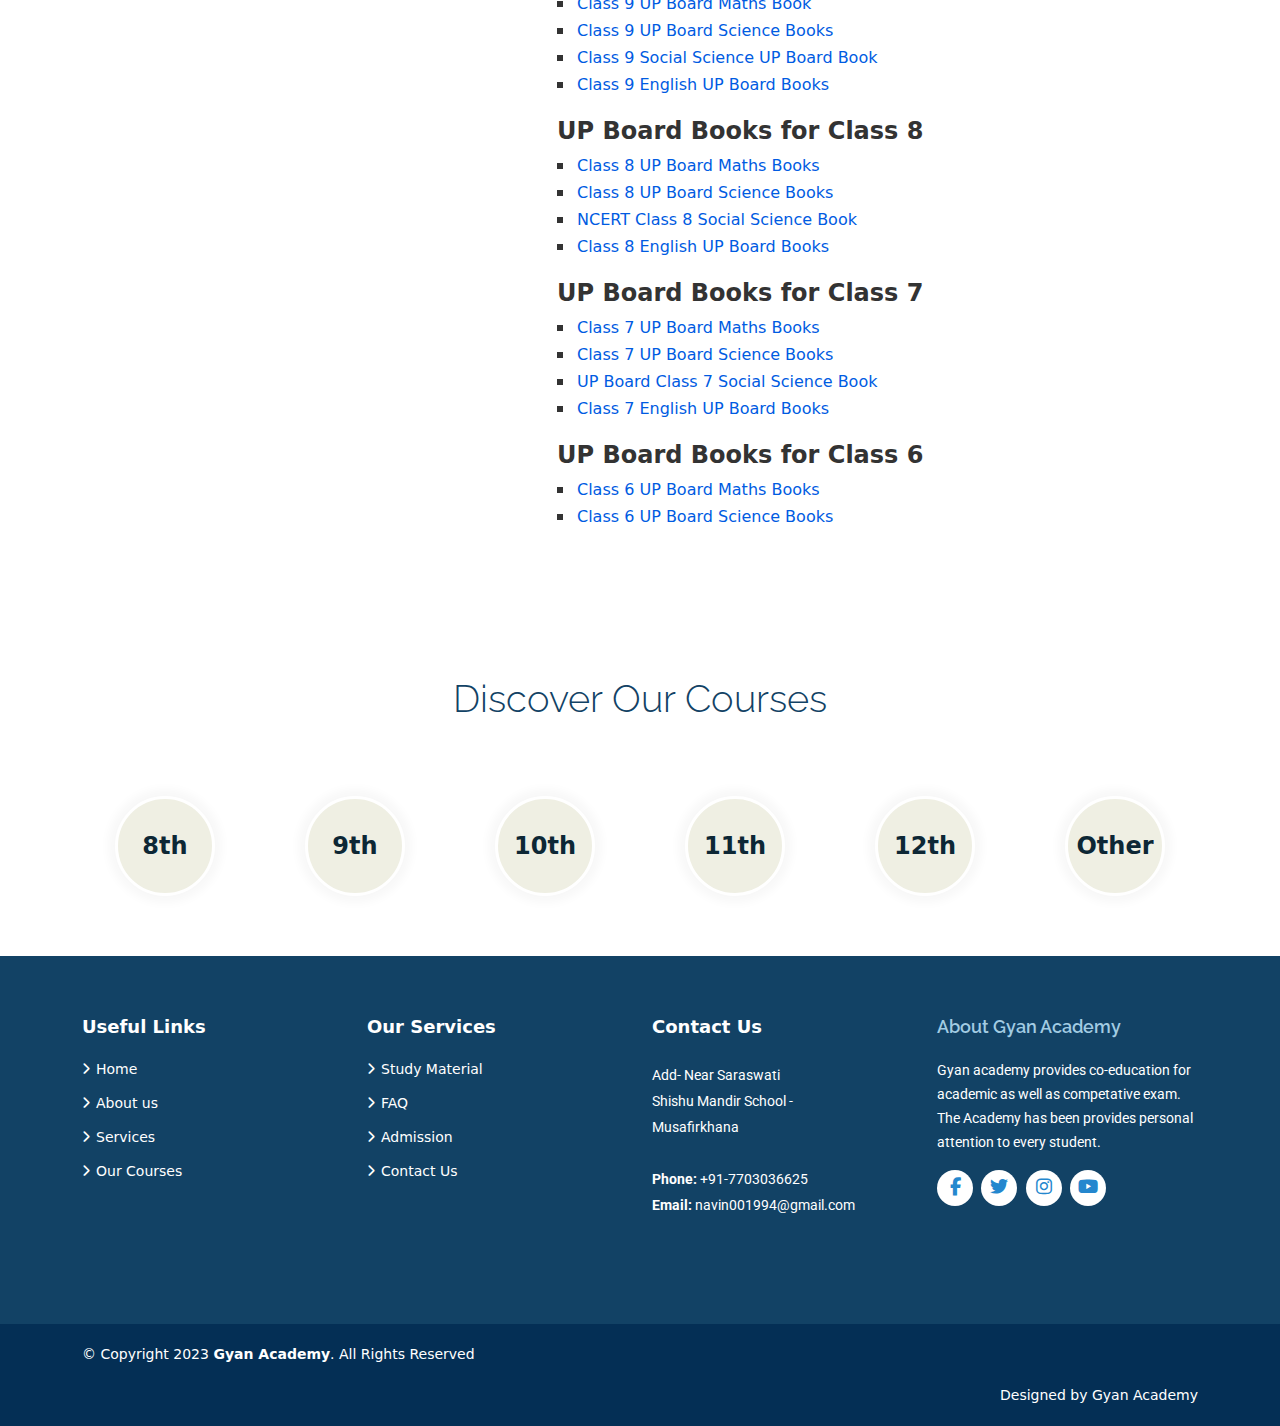
<file: studymaterial.html>
<!DOCTYPE html>
<html lang="en">

<head>
    <meta charset="UTF-8">
    <meta http-equiv="X-UA-Compatible" content="IE=edge">
    <meta name="viewport" content="width=device-width, initial-scale=1.0">
    <link rel="shortcut icon" href="img/favicon1.ico" type="image/x-icon">
    <title>Gyan Academy</title>
    <link rel="stylesheet" href="css/all.min.css">
    <link rel="stylesheet" href="css/bootstrap.min.css">
    <link rel="stylesheet" href="https://cdnjs.cloudflare.com/ajax/libs/animate.css/4.1.1/animate.min.css">
    <link rel="stylesheet" href="https://cdnjs.cloudflare.com/ajax/libs/font-awesome/6.2.1/css/all.min.css">
    <link rel="stylesheet" href="css/flaticon.css">
    <link rel="stylesheet" href="css/fontawesome.min.css">
    <link rel="stylesheet" href="css/slick-theme.css">
    <link rel="stylesheet" href="css/slick.css">
    <link rel="stylesheet" href="css/style.css">
</head>

<body>

    <!-- Navbar Start-->
    <section class="top-bar">
        <div class="container-fluid">
            <div class="topbar-content">
                <div class="top-contact">
                    <a href="tel:+91-9918890160">
                        <img src="/img/india.png" class="img-fluid" alt="India">
                        +91-991 8890160
                    </a>
                    <a href="tel:+91-7703036625">
                        <img src="/img/india.png" class="img-fluid" alt="India">
                        +91-770 3036625
                    </a>
                </div>
                <div class="top-link">
                    <div class="top-link-innner">
                        <a href="admission.html" class="red-btn"> Registration</a>
                        <a href="#" class="red-btn">Student Login</a>
                    </div>
                </div>
            </div>
        </div>
    </section>
    
    <header class="">
        <div class="container">
            <nav class="navbar navbar-default navbar-expand-lg bg-white fixed-top">
                <div class="container-fluid">
                    <a class="navbar-brand text-white" href="index.html">
                        <img src="img/logo.png" class="img-fluid" alt="">
                    </a>
                    <button class="navbar-toggler" type="button" data-bs-toggle="collapse"
                        data-bs-target="#navbarSupportedContent" aria-controls="navbarSupportedContent"
                        aria-expanded="false" aria-label="Toggle navigation">
                        <img src="img/menu.png" class="img-fluid" alt="Menu">
                    </button>
                    <div class="collapse navbar-collapse" id="navbarSupportedContent">
                        <ul class="navbar-nav ms-auto mb-2 mb-lg-0">
                            <li class="nav-item">
                                <a class="nav-link active" aria-current="page" href="index.html">Home</a>
                            </li>
                            <li class="nav-item">
                                <a class="nav-link" href="about-us.html">About Us</a>
                            </li>
                            <li class="nav-item">
                                <a class="nav-link" href="our-courses.html">Our Courses
                                </a>
                            </li>
                            <li class="nav-item">
                                <a class="nav-link" href="#">Study Material</a>
                            </li>
                            <li class="nav-item">
                                <a class="nav-link" href="admission.html">Admission</a>
                            </li>
                            <li class="nav-item">
                                <a class="nav-link" href="FAQ.html">FAQ</a>
                            </li>
                            <li class="nav-item">
                                <a class="nav-link" href="contact.html">Contact Us</a>
                            </li>
                        </ul>
                    </div>
                </div>
            </nav>
        </div>
    </header>
    <!-- Navbar Start-->

    <!-- Admission Section Start -->
    <section class="breadcrumbs">
        <div class="container">
            <div class="d-flex justify-content-between align-items-center">
                <h2>Study Material</h2>
                <ol>
                    <li><a href="index.html">Home</a> </li>
                    <li>Study Material</li>
                </ol>
            </div>
        </div>
    </section>

    <!--Study Material Start-->
    <div class="study-section">
        <div class="container">
            <div class="row">
                <h2 class="section-title text-center">Study <span>Material</span></h2>
                <div class="heading post-title">
                    <h1>NCERT Books PDF Download 2023 – 2024</h1>
                    <p>CBSE is the Central Board of Secondary Education. CBSE is an Indian national-level education
                        board for private and public schools, operated and regulated by the Indian Union Government</p>
                </div>
            </div>
        </div>
        <div class="bg-img">
            <!-- <figure class="featured-image">
                <img src="img/34af45f2-0ad4-4c9e-a871-503a063309c01.jpg" alt="PDF Image" class="img-fluid">
            </figure> -->
            <div class="container">
                <p class="text">NCERT Books PDF Download</p>
            </div>
        </div>
        <div class="sp-sec">
            <div class="container">
                <div class="row">
                    <div class="col-lg-5">
                        <div class="ncert-image">
                            <img src="img/download.png" alt="">
                        </div>
                    </div>
                    <div class="col-lg-7">
                        <div class="links">
                            <ul>
                                <li><a href="#">NCERT Books for Class 12</a></li>
                                <li><a href="#">NCERT Books for Class 11</a></li>
                                <li><a href="#">NCERT Books for Class 10</a></li>
                                <li><a href="#">NCERT Books for Class 9</a></li>
                                <li><a href="#">NCERT Books for Class 8</a></li>
                                <li><a href="#">NCERT Books for Class 7</a></li>
                                <li><a href="#">NCERT Books for Class 6</a></li>
                                <p class="mt-5"><strong>Hindi Medium Books:</strong></p>
                                <li><a href="#" target="_top">Class 11 NCERT Books in Hindi Medium</a></li>
                                <li><a href="#" target="_top">Class 12 NCERT Books in English Medium</a></li>
                            </ul>
                            <h2>NCERT Books for Class 12</h2>
                            <ul>
                                <li><a href="#" target="_top">Class 12 Maths NCERT Books</a></li>
                                <li><a href="#" target="_top">Class 12 Physics NCERT Books</a></li>
                                <li><a href="#" target="_top">Class 12 Chemistry NCERT Books</a></li>
                                <li><a href="#" target="_top">Class 12 Biology NCERT Books</a></li>
                                <li><a href="#" target="_top">Class 12 NCERT English Books</a></li>
                            </ul>
                            <h2><a id=""></a>NCERT Books for Class 11</h2>
                            <ul>
                                <li><a href="#" target="_top">Class 11 NCERT Maths Books</a></li>
                                <li><a href="#" target="_top">Class 11 Physics NCERT Book</a></li>
                                <li><a href="#" target="_top">Class 11 Chemistry NCERT Book</a></li>
                            </ul>
                            <h2><a id=""></a>CBSE NCERT Books for Class 10</h2>
                            <ul>
                                <li><a href="#" target="_top">Class 10 NCERT Maths Books</a></li>
                                <li><a href="#" target="_top">Class 10 NCERT Science Books</a></li>
                                <li><a href="#" target="_top">NCERT Class 10 Social Science Book</a></li>
                            </ul>
                            <h2><a id=""></a>CBSE NCERT Books for Class 9</h2>
                            <ul>
                                <li><a href="#" target="_top">Class 9 NCERT Maths Book</a></li>
                                <li><a href="#" target="_top">Class 9 NCERT Science Books</a></li>
                                <li><a href="#" target="_top">Class 9 Social Science NCERT Book</a></li>
                                <li><a href="#" target="_top">Class 9 English NCERT Books</a></li>
                            </ul>
                            <h2><a id=""></a>CBSE NCERT Books for Class 8</h2>
                            <ul>
                                <li><a href="#" target="_top">Class 8 NCERT Maths Books</a></li>
                                <li><a href="#" target="_top">Class 8 NCERT Science Books</a></li>
                                <li><a href="#" target="_top">NCERT Class 8 Social Science Book</a></li>
                                <li><a href="#" target="_top">Class 8 English NCERT Books</a></li>
                            </ul>
                            <h2><a id=""></a>CBSE NCERT Books for Class 7</h2>
                            <ul>
                                <li><a href="#" target="_top">Class 7 NCERT Maths Books</a></li>
                                <li><a href="#" target="_top">Class 7 NCERT Science Books</a></li>
                                <li><a href="#" target="_top">NCERT Class 7 Social Science Book</a></li>
                                <li><a href="#" target="_top">Class 7 English NCERT Books</a></li>
                            </ul>
                            <h2><a id=""></a>NCERT Books for Class 6</h2>
                            <ul>
                                <li><a href="#" target="_top">Class 6 NCERT Maths Books</a></li>
                                <li><a href="#" target="_top">Class 6 NCERT Science Books</a></li>
                            </ul>
                        </div>
                    </div>
                </div>
            </div>
        </div>


        <div class="bg-img mt-5">
            <!-- <figure class="featured-image">
                <img src="img/New Project (2).jpg" alt="PDF Image" class="img-fluid">
            </figure> -->
            <div class="container">
                <p class="text">UP Board Books PDF Download</p>
            </div>
        </div>
        <div class="container">
            <div class="row">
                <div class="heading post-title">
                    <h1>UP Board Books PDF Download 2023 – 2024</h1>
                    <p>The Uttar Pradesh State Board of High School and Intermediate Education ( उत्तर प्रदेश राज्य हाइ
                        स्कूल और इंटरमीडिएट शिक्षा बोर्ड ) is the Uttar Pradesh state government administered autonomous
                        examining authority for the Standard 10 examination (or secondary school level examination) and
                        Standard 12 examination (or inter college level examination) of Uttar Pradesh, headquartered in
                        Prayagraj, India. Presently this board enjoys the tag of Asia's largest board in terms of no. of
                        students.</p>
                </div>
            </div>
        </div>
        <div class="sp-sec">
            <div class="container">
                <div class="row">
                    <div class="col-lg-5">
                        <!-- <div class="ncert-image">
                            <img src="img/download.png" class="img-fluid" alt="PDF Download Image">
                        </div> -->
                    </div>
                    <div class="col-lg-7">
                        <div class="links">
                            <ul>
                                <li><a href="#">UP Board for Class 12</a></li>
                                <li><a href="#">UP Board for Class 11</a></li>
                                <li><a href="#">UP Board for Class 10</a></li>
                                <li><a href="#">UP Board for Class 9</a></li>
                                <li><a href="#">UP Board for Class 8</a></li>
                                <li><a href="#">UP Board for Class 7</a></li>
                                <li><a href="#">UP Board for Class 6</a></li>
                                <!-- <p class="mt-5"><strong>Hindi Medium Books:</strong></p> -->
                                <li><a href="#" target="_top">Class 11 UP Board Books in Hindi Medium</a></li>
                                <li><a href="#" target="_top">Class 12 UP Board Books in English Medium</a></li>
                            </ul>
                            <h2>UP Board Books for Class 12</h2>
                            <ul>
                                <li><a href="#" target="_top">Class 12 Maths UP Board Books</a></li>
                                <li><a href="#" target="_top">Class 12 Physics UP Board Books</a></li>
                                <li><a href="#" target="_top">Class 12 Chemistry UP Board Books</a></li>
                                <li><a href="#" target="_top">Class 12 Biology UP Board Books</a></li>
                                <li><a href="#" target="_top">Class 12 UP Board English Books</a></li>
                            </ul>
                            <h2><a id=""></a>UP Board Books for Class 11</h2>
                            <ul>
                                <li><a href="#" target="_top">Class 11 UP Board Maths Books</a></li>
                                <li><a href="#" target="_top">Class 11 Physics UP Board Book</a></li>
                                <li><a href="#" target="_top">Class 11 Chemistry UP Board Book</a></li>
                            </ul>
                            <h2><a id=""></a>UP Board Books for Class 10</h2>
                            <ul>
                                <li><a href="#" target="_top">Class 10 UP Board Maths Books</a></li>
                                <li><a href="#" target="_top">Class 10 UP Board Science Books</a></li>
                                <li><a href="#" target="_top">UP Board Class 10 Social Science Book</a></li>
                            </ul>
                            <h2><a id=""></a>UP Board Books for Class 9</h2>
                            <ul>
                                <li><a href="#" target="_top">Class 9 UP Board Maths Book</a></li>
                                <li><a href="#" target="_top">Class 9 UP Board Science Books</a></li>
                                <li><a href="#" target="_top">Class 9 Social Science UP Board Book</a></li>
                                <li><a href="#" target="_top">Class 9 English UP Board Books</a></li>
                            </ul>
                            <h2><a id=""></a>UP Board Books for Class 8</h2>
                            <ul>
                                <li><a href="#" target="_top">Class 8 UP Board Maths Books</a></li>
                                <li><a href="#" target="_top">Class 8 UP Board Science Books</a></li>
                                <li><a href="#" target="_top">NCERT Class 8 Social Science Book</a></li>
                                <li><a href="#" target="_top">Class 8 English UP Board Books</a></li>
                            </ul>
                            <h2><a id=""></a>UP Board Books for Class 7</h2>
                            <ul>
                                <li><a href="#" target="_top">Class 7 UP Board Maths Books</a></li>
                                <li><a href="#" target="_top">Class 7 UP Board Science Books</a></li>
                                <li><a href="#" target="_top">UP Board Class 7 Social Science Book</a></li>
                                <li><a href="#" target="_top">Class 7 English UP Board Books</a></li>
                            </ul>
                            <h2><a id=""></a>UP Board Books for Class 6</h2>
                            <ul>
                                <li><a href="#" target="_top">Class 6 UP Board Maths Books</a></li>
                                <li><a href="#" target="_top">Class 6 UP Board Science Books</a></li>
                            </ul>
                        </div>
                    </div>
                </div>
            </div>
        </div>
    </div>
    <!--Study Material Section End-->

    <!-- Services Section Start-->
    <section class="why-gyanacademy" id="courses">
        <div class="container">
            <div class="row">
                <div class="col-lg-12">
                    <div class="section-title text-center">
                        <h2>Discover <span>Our Courses</span></h2>
                    </div>
                </div>
                <div class="col-lg-2 col-md-4 col-sm-4 col-6">
                    <a href="our-courses.html">
                        <div class="why-box">
                            <div class="why-icon">
                                <!-- <img src="/img/open-book.png" class="img-fluid" alt="Book"> -->
                                <h5>8th</h5>
                            </div>
                        </div>
                    </a>
                </div>
                <div class="col-lg-2 col-md-4 col-sm-4 col-6">
                    <a href="our-courses.html">
                        <div class="why-box">
                            <div class="why-icon">
                                <h5>9th</h5>
                            </div>
                        </div>
                    </a>
                </div>
                <div class="col-lg-2 col-md-4 col-sm-4 col-6">
                    <a href="our-courses.html">
                        <div class="why-box">
                            <div class="why-icon">
                                <!-- <img src="/img/open-book.png" class="img-fluid" alt="Book"> -->
                                <h5>10th</h5>
                            </div>
                        </div>
                    </a>
                </div>
                <div class="col-lg-2 col-md-4 col-sm-4 col-6">
                    <a href="our-courses.html">
                        <div class="why-box">
                            <div class="why-icon">
                                <h5>11th</h5>
                            </div>
                        </div>
                    </a>
                </div>
                <div class="col-lg-2 col-md-4 col-sm-4 col-6">
                    <a href="our-courses.html">
                        <div class="why-box">
                            <div class="why-icon">
                                <h5>12th</h5>
                            </div>
                        </div>
                    </a>
                </div>
                <div class="col-lg-2 col-md-4 col-sm-4 col-6">
                    <a href="our-courses.html">
                        <div class="why-box">
                            <div class="why-icon">
                                <h5>Other</h5>
                            </div>
                        </div>
                    </a>
                </div>
            </div>
        </div>
    </section>
    <!-- Services Section Start-->


    <!-- Footer Section Start-->
    <div id="footer">
        <!-- <div class="footer-newsletter">
            <div class="container">
                <div class="row">
                    <div class="col-lg-6">
                        <h4>Our Newsletter</h4>
                        <p>Gyan academy provides co-education for Academic.</p>
                    </div>
                    <div class="col-lg-6">
                        <form>
                            <input type="email" name="email"><input type="submit" value="Subscribe">
                        </form>
                    </div>
                </div>
            </div>
        </div> -->

        <div class="footer-top">
            <div class="container">
                <div class="row">

                    <div class="col-lg-3 col-md-6 footer-links">
                        <h4>Useful Links</h4>
                        <ul>
                            <li><i class="fa-solid fa-chevron-right"></i> <a href="index.html">Home</a></li>
                            <li><i class="fa-solid fa-chevron-right"></i> <a href="about-us.html">About us</a></li>
                            <li><i class="fa-solid fa-chevron-right"></i> <a href="index.html#services">Services</a>
                            </li>
                            <li><i class="fa-solid fa-chevron-right"></i> <a href="our-courses.html">Our Courses</a>
                            </li>
                        </ul>
                    </div>

                    <div class="col-lg-3 col-md-6 footer-links">
                        <h4>Our Services</h4>
                        <ul>
                            <li><i class="fa-solid fa-chevron-right"></i> <a href="#">Study Material</a></li>
                            <li><i class="fa-solid fa-chevron-right"></i> <a href="FAQ.html">FAQ</a></li>
                            <li><i class="fa-solid fa-chevron-right"></i> <a href="admission.html">Admission</a></li>
                            <li><i class="fa-solid fa-chevron-right"></i> <a href="contact.html">Contact Us</a></li>
                        </ul>
                    </div>

                    <div class="col-lg-3 col-md-6 footer-contact">
                        <h4>Contact Us</h4>
                        <p>
                            Add- Near Saraswati <br>
                            Shishu Mandir School - <br>
                            Musafirkhana <br><br>
                            <a href="tel:+917703036625"><strong>Phone:</strong> +91-7703036625<br></a>
                            <a href="mailto:navin001994@gmail.com"><strong>Email:</strong> navin001994@gmail.com<br></a>
                        </p>
                    </div>

                    <div class="col-lg-3 col-md-6 footer-info">
                        <h3>About Gyan Academy</h3>
                        <p>Gyan academy provides co-education for academic as well as competative exam. The Academy has
                            been provides personal attention to every student.</p>
                        <div class="social-links mt-3">
                            <a href="https://m.facebook.com/groups/2700622780075218/?ref=share&amp;mibextid=DcJ9fc"
                                target="_blank" class="facebook">
                                <i class="fab fa-facebook-f"></i>
                            </a>
                            <a href="#" class="twitter"><i class="fab fa-twitter"></i></a>
                            <a href="#" class="instagram"><i class="fab fa-instagram"></i></a>
                            <a href="#" class="youtube"><i class="fab fa-youtube"></i></i></a>
                        </div>
                    </div>
                </div>
            </div>
        </div>

        <div class="container">
            <div class="copyright">
                © Copyright 2023 <strong><span>Gyan Academy</span></strong>. All Rights Reserved
            </div>
            <div class="credits">
                Designed by <a href="#">Gyan Academy</a>
            </div>
        </div>
        </footer>
        <!-- Footer Section End-->



        <a href="https://api.whatsapp.com/send/?phone=+917703036625&amp;;text&amp;;app_absent=0"
            class="btn-whatsapp-pulse" target="_blank">
            <i class="fab fa-whatsapp"></i>
        </a>


        <a href="https://api.whatsapp.com/send/?phone=+917703036625&amp;;text&amp;;app_absent=0"
            class="btn-whatsapp-pulse" target="_blank">
            <i class="fab fa-whatsapp"></i>
        </a>

        <div class="go-top" onclick="topFunction()" id="myBtn">
            <a href="#">
                <i class="fa-solid fa-angle-up"></i>
            </a>
        </div>

        <script src="js/jquery-2.2.0.min.js"></script>
        <script src="js/bootstrap.bundle.min.js"></script>
        <script src="js/fontawesome.min.js"></script>
        <script src="js/popper.min.js"></script>
        <script src="js/main.js"></script>

</body>

</html>
</file>
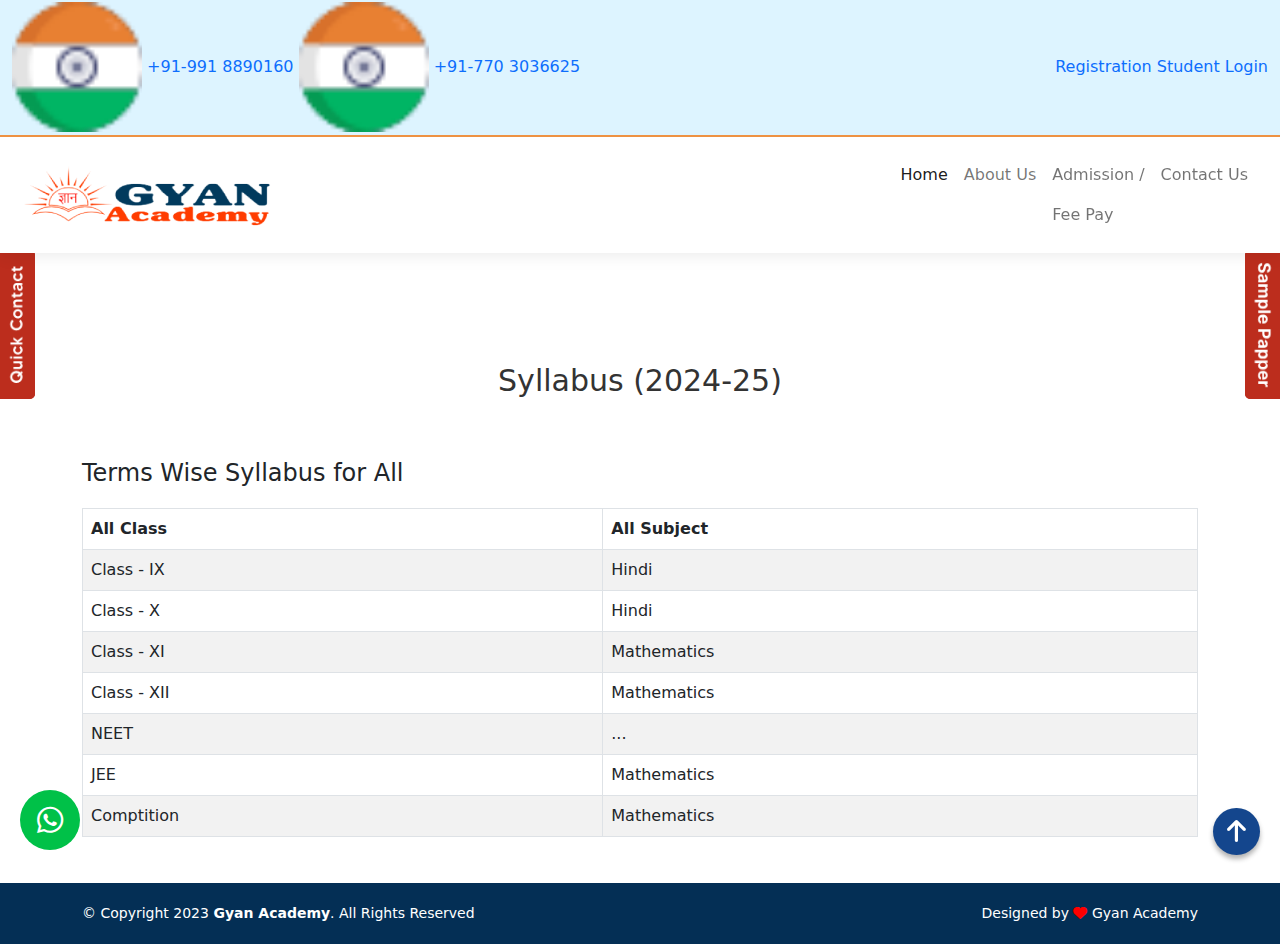
<file: syllabus.html>
<!DOCTYPE html>
<html lang="en">

<head>
    <meta charset="UTF-8">
    <meta http-equiv="X-UA-Compatible" content="IE=edge">
    <meta name="viewport" content="width=device-width, initial-scale=1.0">
    <link rel="shortcut icon" href="img/favicon1.ico" type="image/x-icon">
    <title>Gyan Academy</title>
    <link rel="stylesheet" href="css/all.min.css">
    <link rel="stylesheet" href="css/bootstrap.min.css">
    <link rel="stylesheet" href="https://cdnjs.cloudflare.com/ajax/libs/animate.css/4.1.1/animate.min.css">
    <link rel="stylesheet" href="https://cdnjs.cloudflare.com/ajax/libs/font-awesome/6.4.2/css/all.min.css">
    <link rel="stylesheet" href="css/flaticon.css">
    <link rel="stylesheet" href="css/fontawesome.min.css">
    <link rel="stylesheet" href="css/slick-theme.css">
    <link rel="stylesheet" href="css/slick.css">
    <link rel="stylesheet" href="css/style.css">
</head>

<body>

    <!-- Navbar Start-->
    <section class="top-bar">
        <div class="container-fluid">
            <div class="topbar-content">
                <div class="top-contact">
                    <a href="tel:+91-9918890160">
                        <img src="/img/india.png" class="img-fluid" alt="India">
                        +91-991 8890160
                    </a>
                    <a href="tel:+91-7703036625">
                        <img src="/img/india.png" class="img-fluid" alt="India">
                        +91-770 3036625
                    </a>
                </div>
                <div class="top-link">
                    <div class="top-link-innner">
                        <a href="admission.html" class="red-btn"> Registration</a>
                        <a href="#" class="red-btn">Student Login</a>
                    </div>
                </div>
            </div>
        </div>
    </section>

    <header class="">
        <div class="container-fluid">
            <nav class="navbar navbar-default navbar-expand-lg bg-white">
                <div class="container-fluid">
                    <a class="navbar-brand" href="index.html">
                        <img src="img/logo.png" class="img-fluid" alt="">
                    </a>
                    <button class="navbar-toggler" type="button" data-bs-toggle="collapse"
                        data-bs-target="#navbarSupportedContent" aria-controls="navbarSupportedContent"
                        aria-expanded="false" aria-label="Toggle navigation">
                        <img src="img/menu.png" class="img-fluid" alt="Menu">
                    </button>
                    <div class="collapse navbar-collapse" id="navbarSupportedContent">
                        <ul class="navbar-nav ms-auto mb-2 mb-lg-0">
                            <li class="nav-item">
                                <a class="nav-link active" aria-current="page" href="index.html">Home</a>
                            </li>
                            <li class="nav-item">
                                <a class="nav-link" href="about-us.html">About Us</a>
                            </li>
                            <li class="nav-item dropdown">
                                <a class="nav-link dropdown-toggle" href="studymaterial.html" role="button"
                                    data-bs-toggle="dropdown" aria-expanded="false">Study Material</a>
                                <ul class="dropdown-menu">
                                    <li class="nav-item">
                                        <a class="nav-link" href="studymaterial.html">
                                            Study Material
                                        </a>
                                    </li>

                                    <li class="nav-item">
                                        <a class="nav-link" href="books-notes.html">
                                            Advanced Notes & E-Content
                                        </a>
                                    </li>
                                </ul>
                            </li>

                            <li class="nav-item menu-link">
                                <a class="nav-link" href="admission.html">
                                    Admission /
                                </a>
                                <a class="nav-link" href="#">Fee Pay</a>
                            </li>
                            <li class="nav-item dropdown">
                                <a class="nav-link dropdown-toggle" href="#" role="button" data-bs-toggle="dropdown"
                                    aria-expanded="false">
                                    Sample Papper
                                </a>
                                <ul class="dropdown-menu">
                                    <li class="nav-item dropend">
                                        <a class="nav-link dropdown-toggle" href="#" role="button"
                                            data-bs-toggle="dropdown" aria-expanded="false">
                                            SQP 2022-2023
                                        </a>
                                        <ul class="dropdown-menu">
                                            <li><a class="dropdown-item" href="#">Class-X</a></li>
                                            <li><a class="dropdown-item" href="#">Class-XII</a></li>
                                        </ul>
                                    </li>

                                    <li class="nav-item dropend">
                                        <a class="nav-link dropdown-toggle" href="#" role="button"
                                            data-bs-toggle="dropdown" aria-expanded="false">
                                            SQP 2020-2021
                                        </a>
                                        <ul class="dropdown-menu">
                                            <li><a class="dropdown-item" href="#">Class-X</a></li>
                                            <li><a class="dropdown-item" href="#">Class-XII</a></li>
                                        </ul>
                                    </li>
                                    <li class="nav-item dropend">
                                        <a class="nav-link dropdown-toggle" href="#" role="button"
                                            data-bs-toggle="dropdown" aria-expanded="false">
                                            SQP 2018-2019
                                        </a>
                                        <ul class="dropdown-menu">
                                            <li><a class="dropdown-item" href="#">Class-X</a></li>
                                            <li><a class="dropdown-item" href="#">Class-XII</a></li>
                                        </ul>
                                    </li>
                                    <li class="nav-item dropend">
                                        <a class="nav-link dropdown-toggle" href="#" role="button"
                                            data-bs-toggle="dropdown" aria-expanded="false">
                                            SQP 2016-2017
                                        </a>
                                        <ul class="dropdown-menu">
                                            <li><a class="dropdown-item" href="#">Class-X</a></li>
                                            <li><a class="dropdown-item" href="#">Class-XII</a></li>
                                        </ul>
                                    </li>
                                    <li class="nav-item dropend">
                                        <a class="nav-link dropdown-toggle" href="#" role="button"
                                            data-bs-toggle="dropdown" aria-expanded="false">
                                            SQP 2014-2015
                                        </a>
                                        <ul class="dropdown-menu">
                                            <li><a class="dropdown-item" href="#">Class-X</a></li>
                                            <li><a class="dropdown-item" href="#">Class-XII</a></li>
                                        </ul>
                                    </li>
                                </ul>
                            </li>
                            <li class="nav-item dropdown">
                                <a class="nav-link" href="#">Syllabus</a>
                            </li>
                            <li class="nav-item dropdown">
                                <a class="nav-link" href="our-gallery.html"> Gallery</a>
                            </li>
                            <li class="nav-item">
                                <a class="nav-link" href="contact.html">Contact Us</a>
                            </li>
                        </ul>
                    </div>
                </div>
            </nav>
        </div>
    </header>
    <!-- Navbar Start-->

    <!-- Syllabus Section Start -->
    <section class="syllabus-section syllabus-section-2">
        <div class="container">
            <h2 class="section-title text-center">Syllabus <span>(2024-25)</span></h2>
            <h4>Terms Wise Syllabus for All</h4>
            <div class="table-responsive">
                <table class="table table-bordered table-striped">
                    <thead class="mytabheader">
                        <tr>
                            <th>All Class</th>
                            <th>All Subject</th>
                        </tr>
                    </thead>
                    <tbody>
                    <tbody>
                        <tr>
                            <td>Class - IX</td>
                            <td><a class="nav-link" href="#">Hindi</a></td>
                        </tr>
                        <tr>
                            <td>Class - X</td>
                            <td><a class="nav-link" href="#">Hindi</a></td>
                        </tr>
                        <tr>
                            <td>Class - XI</td>
                            <td><a class="nav-link" href="#">Mathematics</a></td>
                        </tr>
                        <tr>
                            <td>Class - XII</td>
                            <td><a class="nav-link" href="#">Mathematics</a></td>
                        </tr>
                        <tr>
                            <td>NEET</td>
                            <td>...</td>
                        </tr>
                        <tr>
                            <td>JEE</td>
                            <td><a class="nav-link" href="#">Mathematics</a></td>
                        </tr>
                        <tr>
                            <td>Comptition</td>
                            <td><a class="nav-link" href="#">Mathematics</a></td>
                        </tr>
                    </tbody>
                    </tbody>
                </table>
            </div>
        </div>
    </section>
    <!-- Syllabus Section End -->

    <!-- Footer Section Start-->
    <div id="footer">
        <div class="container">
            <div class="row">
                <div class="col-md-6">
                    <div class="copyright">
                        © Copyright 2023 <strong><span>Gyan Academy</span></strong>. All Rights Reserved
                    </div>
                </div>
                <div class="col-md-6">
                    <div class="credits">
                        Designed by <a href="#"><i class="fa-solid fa-heart" style="color: red;"></i> Gyan Academy</a>
                    </div>
                </div>
            </div>
        </div>
    </div>
    <!-- Footer Section End-->

    <div class="sticky-sample right sidebar-ripple-out">
        <a href="#">
            <img src="img/sample-white.webp" alt="Sample Papper">
        </a>
    </div>

    <div class="sticky-contact left sidebar-ripple-out">
        <a href="contact.html">
            <img src="img/contact-white.webp" alt="Quick Enquiry">
        </a>
    </div>

    <div class="footer-sticky">
        <a href="contact.html">Quick Contact</a>
        <a href="#">Sample Papper</a>
    </div>

    <a href="https://api.whatsapp.com/send/?phone=917703036625&;text&;app_absent=0" class="btn-whatsapp-pulse"
        target="_blank">
        <i class="fab fa-whatsapp"></i>
    </a>

    <div class="go-top" onclick="topFunction()" id="myBtn">
        <a href="#">
            <i class="fa fa-arrow-up"></i>
        </a>
    </div>


    <script src="js/jquery-2.2.0.min.js"></script>
    <script src="js/bootstrap.bundle.min.js"></script>
    <script src="js/fontawesome.min.js"></script>
    <script src="js/popper.min.js"></script>
    <script src="js/slick.min.js"></script>
    <script src="js/main.js"></script>

</body>

</html>
</file>
<file: css/flaticon.css>
/*
  	Flaticon icon font: Flaticon
  	Creation date: 27/11/2019 09:49
  	*/
	
	@font-face {
	    font-family: "Flaticon";
	    src: url("../fonts/Flaticon.woff2") format("woff2"), url("../fonts/Flaticon.woff") format("woff");
	    font-weight: normal;
	    font-style: normal;
	}
	
	[class^="flaticon-"]:before,
	[class*=" flaticon-"]:before,
	[class^="flaticon-"]:after,
	[class*=" flaticon-"]:after {
	    font-family: Flaticon;
	    font-style: normal;
	}
	
	.flaticon-map:before {
	    content: "\f100";
	}
	
	.flaticon-mail:before {
	    content: "\f101";
	}
	
	.flaticon-call-answer:before {
	    content: "\f102";
	}
	
	.flaticon-chat:before {
	    content: "\f103";
	}
	
	.flaticon-left-arrow:before {
	    content: "\f104";
	}
	
	.flaticon-right-arrow:before {
	    content: "\f105";
	}
	
	.flaticon-back:before {
	    content: "\f106";
	}
	
	.flaticon-next:before {
	    content: "\f107";
	}
	
	.flaticon-play-button:before {
	    content: "\f108";
	}
	
	.flaticon-play-button-1:before {
	    content: "\f109";
	}
	
	.flaticon-upload:before {
	    content: "\f10a";
	}
	
	.flaticon-back-1:before {
	    content: "\f10b";
	}
	
	.flaticon-responsive:before {
	    content: "\f10c";
	}
	
	.flaticon-add:before {
	    content: "\f10d";
	}
	
	.flaticon-play-button-2:before {
	    content: "\f10e";
	}
	
	.flaticon-android:before {
	    content: "\f10f";
	}
	
	.flaticon-fire:before {
	    content: "\f110";
	}
	
	.flaticon-layers:before {
	    content: "\f111";
	}
	
	.flaticon-computer:before {
	    content: "\f112";
	}
	
	.flaticon-chip:before {
	    content: "\f113";
	}
	
	.flaticon-cogwheels:before {
	    content: "\f114";
	}
	
	.flaticon-support:before {
	    content: "\f115";
	}
	
	.flaticon-web:before {
	    content: "\f116";
	}
	
	.flaticon-headset:before {
	    content: "\f117";
	}
	
	.flaticon-facebook:before {
	    content: "\f118";
	}
	
	.flaticon-drop-of-liquid:before {
	    content: "\f119";
	}
	
	.flaticon-drop:before {
	    content: "\f11a";
	}
	
	.flaticon-placeholder:before {
	    content: "\f11b";
	}
	
	.flaticon-shield:before {
	    content: "\f11c";
	}
	
	.flaticon-fountain-pen:before {
	    content: "\f11d";
	}
	
	.flaticon-fountain-pen-1:before {
	    content: "\f11e";
	}
	
	.flaticon-settings:before {
	    content: "\f11f";
	}
	
	.flaticon-phone-call:before {
	    content: "\f120";
	}
	
	.flaticon-call:before {
	    content: "\f121";
	}
	
	.flaticon-settings-1:before {
	    content: "\f122";
	}
	
	.flaticon-placeholder-1:before {
	    content: "\f123";
	}
	
	.flaticon-pen:before {
	    content: "\f124";
	}
	
	.flaticon-analytics:before {
	    content: "\f125";
	}
	
	.flaticon-monitor:before {
	    content: "\f126";
	}
	
	.flaticon-email:before {
	    content: "\f127";
	}
	
	.flaticon-speech-bubble:before {
	    content: "\f128";
	}
	
	.flaticon-suitcase:before {
	    content: "\f129";
	}
	
	.flaticon-communications:before {
	    content: "\f12a";
	}
	
	.flaticon-cash:before {
	    content: "\f12b";
	}
	
	.flaticon-twitter:before {
	    content: "\f12c";
	}
	
	.flaticon-twitter-2:before {
	    content: "\f12d";
	}
	
	.flaticon-instagram-logo:before {
	    content: "\f12e";
	}
	
	.flaticon-instagram-1:before {
	    content: "\f12f";
	}
	
	.flaticon-whatsapp-1:before {
	    content: "\f130";
	}
	
	.flaticon-linkedin-2:before {
	    content: "\f131";
	}
	
	.flaticon-twitter-1:before {
	    content: "\f132";
	}
	
	.flaticon-facebook-3:before {
	    content: "\f133";
	}
	
	.flaticon-whatsapp-2:before {
	    content: "\f134";
	}
	
	.flaticon-xiaomi:before {
	    content: "\f135";
	}
	
	.flaticon-odnoklassniki:before {
	    content: "\f136";
	}
	
	.flaticon-pinterest:before {
	    content: "\f137";
	}
	
	.flaticon-pinterest-1:before {
	    content: "\f138";
	}
	
	.flaticon-wifi:before {
	    content: "\f139";
	}
	
	.flaticon-light-bulb:before {
	    content: "\f13a";
	}
	
	.flaticon-project-management:before {
	    content: "\f13b";
	}
	
	.flaticon-monitor-1:before {
	    content: "\f13c";
	}
	
	.flaticon-camera:before {
	    content: "\f13d";
	}
	
	.flaticon-user:before {
	    content: "\f13e";
	}
	
	.flaticon-advertising:before {
	    content: "\f13f";
	}
	
	.flaticon-select:before {
	    content: "\f140";
	}
	
	.flaticon-snowflake:before {
	    content: "\f141";
	}
	
	.flaticon-snowflake-1:before {
	    content: "\f142";
	}
	
	.flaticon-travel-agency:before {
	    content: "\f143";
	}
	
	.flaticon-bauble:before {
	    content: "\f144";
	}
	
	.flaticon-temporary-agency:before {
	    content: "\f145";
	}
	
	.flaticon-star:before {
	    content: "\f146";
	}
	
	.flaticon-snow-globe:before {
	    content: "\f147";
	}
	
	.flaticon-christmas-tree:before {
	    content: "\f148";
	}
	
	.flaticon-gift:before {
	    content: "\f149";
	}
	
	.flaticon-mortgage:before {
	    content: "\f14a";
	}
	
	.flaticon-monitoring:before {
	    content: "\f14b";
	}
	
	.flaticon-network-1:before {
	    content: "\f14c";
	}
	
	.flaticon-neural:before {
	    content: "\f14d";
	}
	
	.flaticon-networking:before {
	    content: "\f14e";
	}
	
	.flaticon-cloud-computing:before {
	    content: "\f14f";
	}
	
	.flaticon-cloud-computing-1:before {
	    content: "\f150";
	}
	
	.flaticon-microchip:before {
	    content: "\f151";
	}
	
	.flaticon-social-care:before {
	    content: "\f152";
	}
	
	.flaticon-help:before {
	    content: "\f153";
	}
	
	.flaticon-begging:before {
	    content: "\f154";
	}
	
	.flaticon-customer-service:before {
	    content: "\f155";
	}
	
	.flaticon-support-2:before {
	    content: "\f156";
	}
	
	.flaticon-support-3:before {
	    content: "\f157";
	}
	
	.flaticon-customer-service-1:before {
	    content: "\f158";
	}
	
	.flaticon-customer-support:before {
	    content: "\f159";
	}
	
	.flaticon-headphones:before {
	    content: "\f15a";
	}
	
	.flaticon-social-care-1:before {
	    content: "\f15b";
	}
	
	.flaticon-care:before {
	    content: "\f15c";
	}
	
	.flaticon-user-1:before {
	    content: "\f15d";
	}
	
	.flaticon-phone:before {
	    content: "\f15e";
	}
	
	.flaticon-search:before {
	    content: "\f15f";
	}
	
	.flaticon-facebook-4:before {
	    content: "\f160";
	}
	
	.flaticon-pin:before {
	    content: "\f161";
	}
	
	.flaticon-user-2:before {
	    content: "\f162";
	}
	
	.flaticon-internet:before {
	    content: "\f163";
	}
	
	.flaticon-user-3:before {
	    content: "\f164";
	}
	
	.flaticon-chat-1:before {
	    content: "\f165";
	}
	
	.flaticon-team:before {
	    content: "\f166";
	}
	
	.flaticon-connection:before {
	    content: "\f167";
	}
	
	.flaticon-bar-chart:before {
	    content: "\f168";
	}
	
	.flaticon-money:before {
	    content: "\f169";
	}
	
	.flaticon-file:before {
	    content: "\f16a";
	}
	
	.flaticon-linkedin-3:before {
	    content: "\f16b";
	}
	
	.flaticon-pinterest-2:before {
	    content: "\f16c";
	}
	
	.flaticon-google-browser:before {
	    content: "\f16d";
	}
	
	.flaticon-gmail-1:before {
	    content: "\f16e";
	}
	
	.flaticon-gmail-3:before {
	    content: "\f16f";
	}
	
	.flaticon-vimeo:before {
	    content: "\f170";
	}
	
	.flaticon-vimeo-2:before {
	    content: "\f171";
	}
	
	.flaticon-skype:before {
	    content: "\f172";
	}
	
	.flaticon-skype-1:before {
	    content: "\f173";
	}
	
	.flaticon-skype-2:before {
	    content: "\f174";
	}
	
	.flaticon-skype-3:before {
	    content: "\f175";
	}
	
	.flaticon-google-plus-logo:before {
	    content: "\f176";
	}
	
	.flaticon-like:before {
	    content: "\f177";
	}
	
	.flaticon-clock:before {
	    content: "\f178";
	}
	
	.flaticon-loupe:before {
	    content: "\f179";
	}
	
	.flaticon-money-1:before {
	    content: "\f17a";
	}
	
	.flaticon-hand-shake:before {
	    content: "\f17b";
	}
	
	.flaticon-team-1:before {
	    content: "\f17c";
	}
	
	.flaticon-money-2:before {
	    content: "\f17d";
	}
	
	.flaticon-man:before {
	    content: "\f17e";
	}
	
	.flaticon-value:before {
	    content: "\f17f";
	}
	
	.flaticon-share:before {
	    content: "\f180";
	}
	
	.flaticon-time:before {
	    content: "\f181";
	}
	
	.flaticon-school:before {
	    content: "\f182";
	}
	
	.flaticon-chart:before {
	    content: "\f183";
	}
	
	.flaticon-data:before {
	    content: "\f184";
	}
	
	.flaticon-photo:before {
	    content: "\f185";
	}
	
	.flaticon-internet-1:before {
	    content: "\f186";
	}
	
	.flaticon-money-3:before {
	    content: "\f187";
	}
	
	.flaticon-payment:before {
	    content: "\f188";
	}
	
	.flaticon-pin-1:before {
	    content: "\f189";
	}
	
	.flaticon-time-1:before {
	    content: "\f18a";
	}
	
	.flaticon-idea:before {
	    content: "\f18b";
	}
	
	.flaticon-download:before {
	    content: "\f18c";
	}
	
	.flaticon-growth:before {
	    content: "\f18d";
	}
	
	.flaticon-multimedia:before {
	    content: "\f18e";
	}
	
	.flaticon-network-2:before {
	    content: "\f18f";
	}
	
	.flaticon-next-1:before {
	    content: "\f190";
	}
	
	.flaticon-origami:before {
	    content: "\f191";
	}
	
	.flaticon-share-1:before {
	    content: "\f192";
	}
	
	.flaticon-clock-1:before {
	    content: "\f193";
	}
	
	.flaticon-refresh:before {
	    content: "\f194";
	}
	
	.flaticon-avatar:before {
	    content: "\f195";
	}
	
	.flaticon-support-4:before {
	    content: "\f196";
	}
	
	.flaticon-cursor:before {
	    content: "\f197";
	}
	
	.flaticon-brain:before {
	    content: "\f198";
	}
	
	.flaticon-laptop:before {
	    content: "\f199";
	}
	
	.flaticon-arrow:before {
	    content: "\f19a";
	}
	
	.flaticon-mortarboard:before {
	    content: "\f19b";
	}
	
	.flaticon-avatar-1:before {
	    content: "\f19c";
	}
	
	.flaticon-chat-2:before {
	    content: "\f19d";
	}
	
	.flaticon-question:before {
	    content: "\f19e";
	}
	
	.flaticon-test:before {
	    content: "\f19f";
	}
	
	.flaticon-doctor:before {
	    content: "\f1a0";
	}
	
	.flaticon-support-5:before {
	    content: "\f1a1";
	}
	
	.flaticon-map-1:before {
	    content: "\f1a2";
	}
	
	.flaticon-eye:before {
	    content: "\f1a3";
	}
	
	.flaticon-money-4:before {
	    content: "\f1a4";
	}
	
	.flaticon-world:before {
	    content: "\f1a5";
	}
	
	.flaticon-school-1:before {
	    content: "\f1a6";
	}
	
	.flaticon-chat-3:before {
	    content: "\f1a7";
	}
	
	.flaticon-idea-1:before {
	    content: "\f1a8";
	}
	
	.flaticon-support-6:before {
	    content: "\f1a9";
	}
	
	.flaticon-diamond:before {
	    content: "\f1aa";
	}
	
	.flaticon-time-2:before {
	    content: "\f1ab";
	}
	
	.flaticon-bag:before {
	    content: "\f1ac";
	}
	
	.flaticon-contract:before {
	    content: "\f1ad";
	}
	
	.flaticon-report:before {
	    content: "\f1ae";
	}
	
	.flaticon-folder:before {
	    content: "\f1af";
	}
	
	.flaticon-truck:before {
	    content: "\f1b0";
	}
	
	.flaticon-document:before {
	    content: "\f1b1";
	}
	
	.flaticon-plane:before {
	    content: "\f1b2";
	}
	
	.flaticon-time-3:before {
	    content: "\f1b3";
	}
	
	.flaticon-trash:before {
	    content: "\f1b4";
	}
	
	.flaticon-pin-2:before {
	    content: "\f1b5";
	}
	
	.flaticon-think:before {
	    content: "\f1b6";
	}
	
	.flaticon-idea-2:before {
	    content: "\f1b7";
	}
	
	.flaticon-download-1:before {
	    content: "\f1b8";
	}
	
	.flaticon-bell:before {
	    content: "\f1b9";
	}
	
	.flaticon-lock:before {
	    content: "\f1ba";
	}
	
	.flaticon-upload-1:before {
	    content: "\f1bb";
	}
	
	.flaticon-cinema:before {
	    content: "\f1bc";
	}
	
	.flaticon-goal:before {
	    content: "\f1bd";
	}
	
	.flaticon-work:before {
	    content: "\f1be";
	}
	
	.flaticon-design:before {
	    content: "\f1bf";
	}
	
	.flaticon-search-1:before {
	    content: "\f1c0";
	}
	
	.flaticon-food:before {
	    content: "\f1c1";
	}
	
	.flaticon-alert:before {
	    content: "\f1c2";
	}
	
	.flaticon-brain-1:before {
	    content: "\f1c3";
	}
	
	.flaticon-book:before {
	    content: "\f1c4";
	}
	
	.flaticon-time-4:before {
	    content: "\f1c5";
	}
	
	.flaticon-shield-1:before {
	    content: "\f1c6";
	}
	
	.flaticon-time-5:before {
	    content: "\f1c7";
	}
	
	.flaticon-man-1:before {
	    content: "\f1c8";
	}
	
	.flaticon-brain-2:before {
	    content: "\f1c9";
	}
	
	.flaticon-water:before {
	    content: "\f1ca";
	}
	
	.flaticon-content:before {
	    content: "\f1cb";
	}
	
	.flaticon-data-1:before {
	    content: "\f1cc";
	}
	
	.flaticon-like-1:before {
	    content: "\f1cd";
	}
	
	.flaticon-time-6:before {
	    content: "\f1ce";
	}
	
	.flaticon-sign:before {
	    content: "\f1cf";
	}
	
	.flaticon-book-1:before {
	    content: "\f1d0";
	}
	
	.flaticon-adjust:before {
	    content: "\f1d1";
	}
	
	.flaticon-menu:before {
	    content: "\f1d2";
	}
	
	.flaticon-calendar:before {
	    content: "\f1d3";
	}
	
	.flaticon-eye-1:before {
	    content: "\f1d4";
	}
	
	.flaticon-clock-2:before {
	    content: "\f1d5";
	}
	
	.flaticon-share-2:before {
	    content: "\f1d6";
	}
	
	.flaticon-fingerprint:before {
	    content: "\f1d7";
	}
	
	.flaticon-signal:before {
	    content: "\f1d8";
	}
	
	.flaticon-lock-1:before {
	    content: "\f1d9";
	}
	
	.flaticon-water-1:before {
	    content: "\f1da";
	}
	
	.flaticon-code:before {
	    content: "\f1db";
	}
	
	.flaticon-repeat:before {
	    content: "\f1dc";
	}
	
	.flaticon-map-2:before {
	    content: "\f1dd";
	}
	
	.flaticon-message:before {
	    content: "\f1de";
	}
	
	.flaticon-network-3:before {
	    content: "\f1df";
	}
	
	.flaticon-more:before {
	    content: "\f1e0";
	}
	
	.flaticon-random:before {
	    content: "\f1e1";
	}
	
	.flaticon-sign-1:before {
	    content: "\f1e2";
	}
	
	.flaticon-mail-1:before {
	    content: "\f1e3";
	}
	
	.flaticon-adjust-1:before {
	    content: "\f1e4";
	}
</file>
<file: css/style.css>
@import url("https://fonts.googleapis.com/css2?family=Roboto:ital,wght@0,100;0,300;0,400;0,500;0,700;0,900;1,100;1,300;1,400;1,500;1,700;1,900&display=swap");
@import url("https://fonts.googleapis.com/css2?family=Raleway:ital,wght@0,100..900;1,100..900&display=swap");
@import url("https://fonts.googleapis.com/css2?family=Poppins:ital,wght@0,100;0,200;0,300;0,400;0,500;0,600;0,700;0,800;0,900;1,100;1,200;1,300;1,400;1,500;1,600;1,700;1,800;1,900&display=swap");
* {
  margin: 0;
  padding: 0;
  box-sizing: border-box;
}

::selection {
  background-color: #10285f;
  color: #fff;
}

:root {
  --bg-primary: #0e1a60;
  --color-primary: #0e1a60;
  /* --page-background-color: #2F3C4F;
    --gradient-color-1: #F57170;
    --gradient-color-2: #10DDC2; */
  --clr-bg-header: #3d8361;
  --clr-btn: #3d8361;
  --clr-dropdown: #1c6758;
  --clr-nav-hover: #1e6f5c;
  --clr-dropdown-hov: #289672;
  --clr-dropdown-link-hov: #29bb89;
  --clr-light: #fafafa;
  --default-font: "Roboto", sans-serif;
  --heading-font: "Raleway", sans-serif;
  --nav-font: "Poppins", sans-serif;
}

p {
  font-family: var(--default-font);
}

body {
  line-height: 1.5;
  /* background: #f4f8f4; */
}

ul {
  margin: 0;
  padding: 0;
}

li {
  list-style: none;
}

a {
  text-decoration: none;
}

img {
  width: 100%;
}

h2 {
  font-size: 30px;
  margin-bottom: 0px;
  color: #333333;
}

h3 {
  font-size: 20px;
  font-weight: 300;
  margin: 15px 0 15px 0;
  color: #124265;
  font-family: var(--heading-font);
}

.main-btn {
  position: relative;
  display: inline-block;
  vertical-align: middle;
  width: auto;
  margin: 0;
  font-size: 14px;
  font-weight: 400;
  text-transform: uppercase;
  outline: 0;
  border-radius: 50px;
  margin: 20px 0 0 0;
  padding: 10px 18px;
  /* background-color: #ff0e48;
  border: 1px solid #ff0e48; */
  /* background-color: #2487ce; */
  border: 1px solid #2487ce;
  color: #2487ce;
  transition: all 0.3s ease-in-out;
}

.btn-text {
  position: relative;
}

.main-btn .btn-text:after {
  content: "";
  position: absolute;
  bottom: 0;
  left: 0;
  width: 0%;
  height: 2px;
  backface-visibility: initial;
  background-color: currentColor;
  transition: all 0.25s ease-in-out;
}

.main-btn:not(.custom-btn-hover-color):hover {
  background: #2487ce;
  color: #fff !important;
}

.main-btn:hover .btn-text:after {
  width: 100%;
}

.main-btn i {
  font-size: 14px;
  line-height: 0;
  transition: 0.3s;
}

.section-title {
  text-align: center;
  padding-bottom: 60px;
  position: relative;
}

.section-title h2 {
  font-size: 38px;
  font-weight: 300;
  margin-bottom: 15px;
  text-transform: capitalize;
  color: #124265;
  font-family: var(--heading-font);
}

.section-title p {
  margin-bottom: 0;
  /* font-weight: 300; */
  color: #555555;
}

section .container {
  position: relative;
}

.lead {
  font-weight: 500;
}

.top-bar {
  background: #ddf4ff;
  top: 0;
  left: 0;
  position: relative;
  z-index: 99999;
  padding: 2px 0 3px 0;
  border-bottom: 2px solid #ee9243;
  outline: 1px solid #fff;
}

.topbar-content {
  display: flex;
  align-items: center;
  justify-content: space-between;
}

.top-bar .topbar-content img {
  width: 130px;
}

.top-bar .topbar-title {
  text-align: center;
}

.top-bar .topbar-title h2 {
  font-size: 42px;
  color: #424247;
  text-transform: uppercase;
  font-weight: 900;
  word-spacing: 4px;
  text-shadow: 0 2px 1px #b0baff;
}

.top-bar .topbar-title p {
  font-size: 28px;
  font-weight: 700;
  color: #035691;
  margin-bottom: 15px;
  font-family: serif;
}

.sub-title {
  display: flex;
  align-items: center;
  gap: 230px;
}

.sub-title .title-right {
  font-size: 18px;
  font-weight: 700;
  color: #ff3300;
}

.sub-title .title-left {
  font-size: 18px;
  font-weight: 700;
  color: #990099;
}

.top-contact a img {
  width: 18px;
}

@keyframes moveLeftBounces {
  0% {
    -webkit-transform: translateX(0);
    transform: translateX(0);
  }

  50% {
    -webkit-transform: translateX(45px);
    transform: translateX(45px);
  }

  100% {
    -webkit-transform: translateX(0);
    transform: translateX(0);
  }
}

/* Header CSS */
header {
  /* position: sticky;
  top: 0px;
  background-color: var(--clr-bg-header);
  width: 100%;
  z-index: 1000; */
  position: sticky;
  top: 0px;
  background-color: #ffffff;
  width: 100%;
  padding: 10px 0;
  z-index: 1000;
  box-shadow: 0px 0 18px rgba(0, 0, 0, 0.1);
}

/* section {
  position: relative;
  height: calc(100vh - 3rem);
  width: 100%;
  background: url("https://i.postimg.cc/TPn6kNJ2/bg.jpg") no-repeat top center / cover;
  overflow: hidden;
} */

/* .overlay {
  position: absolute;
  width: 100%;
  height: 100%;
  top: 0;
  left: 0;
  background-color: rgba(30, 130, 95, 0.5);
} */

.nav-btn {
  flex: 3;
  display: flex;
}

.nav-links {
  flex: 2;
}

.nav-links > ul {
  display: flex;
  justify-content: flex-start;
  align-items: center;
}

.nav-link {
  position: relative;
}

.nav-link > a {
  line-height: 3.5rem;
  color: #124265;
  padding: 0 0.8rem;
  font-size: 15px;
  font-weight: 400;
  display: flex;
  align-items: center;
  font-family: var(--nav-font);
  justify-content: space-between;
  transition: 0.5s;
}

.nav-link > a:hover {
  color: #2487ce;
}

.nav-link > a > i {
  font-size: 14px;
  line-height: 0;
  margin-left: 5px;
  transition: 0.3s;
}

.dropdown {
  position: absolute;
  top: 100%;
  left: 0;
  width: 10rem;
  transform: translateY(10px);
  opacity: 0;
  pointer-events: none;
  box-shadow: 0px 0px 30px rgba(0, 0, 0, 0.1);
  transition: 0.5s;
}

.dropdown ul {
  position: relative;
}

.dropdown-link > a {
  display: flex;
  background-color: var(--clr-light);
  color: #124265;
  padding: 0.4rem 0.8rem;
  font-weight: 400;
  font-size: 14px;
  align-items: center;
  justify-content: space-between;
  transition: 0.3s;
}

.dropdown-link:hover > a {
  background-color: #f1efef;
  color: #2487ce;
}

.dropdown-link:not(:nth-last-child(2)) {
  border-bottom: 1px solid var(--clr-light);
}

.dropdown-link i {
  transform: rotate(0deg);
  color: #2487ce;
}

.arrow {
  position: absolute;
  width: 11px;
  height: 11px;
  top: -5.5px;
  left: 32px;
  background-color: #d8e0e6;
  transform: rotate(45deg);
  cursor: pointer;
  transition: 0.3s;
  z-index: -1;
}

/* .dropdown-link:first-child:hover ~ .arrow {
  background-color: var(--clr-dropdown);
} */

.dropdown-link {
  position: relative;
}

.dropdown.second {
  top: 0;
  left: 100%;
  padding-left: 0.8rem;
  cursor: pointer;
  transform: translateX(10px);
}

.dropdown.second .arrow {
  top: 10px;
  left: -5.5px;
}

.nav-link:hover > .dropdown,
.dropdown-link:hover > .dropdown {
  transform: translate(0, 0);
  opacity: 1;
  pointer-events: auto;
}

.hamburger-menu-container {
  flex: 1;
  display: none;
  align-items: center;
  justify-content: flex-end;
}

.hamburger-menu {
  width: 2.5rem;
  height: 2.5rem;
  display: flex;
  align-items: center;
  justify-content: flex-end;
}

.hamburger-menu div {
  width: 1.5rem;
  height: 2px;
  border-radius: 3px;
  background-color: #124265;
  position: relative;
  z-index: 1001;
  transition: 0.5s;
}

.hamburger-menu div:before,
.hamburger-menu div:after {
  content: "";
  position: absolute;
  width: inherit;
  height: inherit;
  background-color: #124265;
  border-radius: 3px;
  transition: 0.5s;
}

.hamburger-menu div:before {
  transform: translateY(-7px);
}

.hamburger-menu div:after {
  transform: translateY(7px);
}

#check {
  position: absolute;
  top: 50%;
  right: 1.5rem;
  transform: translateY(-50%);
  width: 2.5rem;
  height: 2.5rem;
  z-index: 90000;
  cursor: pointer;
  opacity: 0;
  display: none;
}

#check:checked ~ .hamburger-menu-container .hamburger-menu div {
  background-color: transparent;
}

#check:checked ~ .hamburger-menu-container .hamburger-menu div:before {
  transform: translateY(0) rotate(-45deg);
}

#check:checked ~ .hamburger-menu-container .hamburger-menu div:after {
  transform: translateY(0) rotate(45deg);
}

@keyframes animation {
  from {
    opacity: 0;
    transform: translateY(15px);
  }

  to {
    opacity: 1;
    transform: translateY(0px);
  }
}

@media (max-width: 920px) {
  .hamburger-menu-container {
    display: flex;
  }

  #check {
    display: block;
  }

  .nav-btn {
    position: absolute;
    height: calc(100vh - 3rem);
    top: 3rem;
    left: 0;
    width: 100%;
    background-color: #ffffff;
    flex-direction: column;
    align-items: center;
    justify-content: space-between;
    overflow-x: hidden;
    overflow-y: auto;
    transform: translateX(-100%);
    transition: 0.65s;
  }

  #check:checked ~ .nav-btn {
    transform: translateX(0);
  }

  #check:checked ~ .nav-btn .nav-link,
  #check:checked ~ .nav-btn .log-sign {
    animation: animation 0.5s ease forwards var(--i);
  }

  .nav-links {
    flex: initial;
    width: 100%;
  }

  .nav-links > ul {
    flex-direction: column;
  }

  .nav-link {
    width: 100%;
    opacity: 1;
    transform: translateY(15px);
  }

  .nav-link > a {
    line-height: 1;
    padding: 0.8rem 1rem;
  }

  .nav-link:hover > a {
    transform: scale(1);
    background-color: #f1efef;
  }

  .dropdown,
  .dropdown.second {
    position: initial;
    top: initial;
    left: initial;
    transform: initial;
    opacity: 1;
    pointer-events: auto;
    width: 100%;
    padding: 0;
    background-color: #ffffff;
    display: none;
  }

  .nav-link:hover > .dropdown,
  .dropdown-link:hover > .dropdown {
    display: block;
  }

  .nav-link:hover > a > i,
  .dropdown-link:hover > a > i {
    transform: rotate(360deg);
  }

  .dropdown-link > a {
    background-color: transparent;
    color: #124265;
    padding: 0.8rem 1rem;
    line-height: 1;
  }

  .dropdown.second .dropdown-link > a {
    padding: 0.8rem 1rem;
  }

  .dropdown.second .dropdown.second .dropdown-link > a {
    padding: 1.2rem 2rem 1.2rem 4rem;
  }

  .dropdown-link:not(:nth-last-child(2)) {
    border-bottom: none;
  }

  .arrow {
    z-index: 1;
    background-color: #d8e0e6;
    left: 10%;
    transform: scale(1.1) rotate(45deg);
    transition: 0.5s;
  }

  .nav-link:hover .arrow {
    background-color: #d8e0e6;
  }

  .dropdown .dropdown .arrow {
    display: none;
  }

  .dropdown-link:hover > a {
    background-color: #f1efef;
  }

  .dropdown-link:first-child:hover ~ .arrow {
    background-color: #d8e0e6;
  }

  .nav-link > a > i {
    font-size: 1rem;
    transform: rotate(-90deg);
    transition: 0.7s;
  }

  .dropdown i {
    font-size: 1rem;
    transition: 0.7s;
  }

  .log-sign {
    flex: initial;
    width: 100%;
    padding: 1.5rem 1.9rem;
    justify-content: flex-start;
    opacity: 0;
    transform: translateY(15px);
  }
}

/* Header CSS */

.sub-main {
  text-align: center;
}

.sub-main .button-one {
  border-radius: 4px;
  background-color: #fd7b00;
  border: 2px solid #fd7b00;
  padding: 8px 14px;
  width: 150px;
  color: #ffffff;
  font-weight: 600;
  font-size: 18px;
  border-radius: 4px;
  transition: all 0.3s linear;
}

.sub-main button:hover {
  background-color: #fd7b00;
}

.sub-main .button-one span {
  cursor: pointer;
  display: inline-block;
  position: relative;
  transition: 0.5s;
  font-weight: 500;
  font-size: 18px;
}

.sub-main .button-one span:after {
  content: "Â»";
  position: absolute;
  opacity: 0;
  top: 0;
  right: -20px;
  transition: 0.5s;
}

.sub-main .button-one:hover span {
  padding-right: 25px;
}

.sub-main .button-one:hover span:after {
  opacity: 1;
  right: 0;
}

/* Banner CSS */

.banner-bg {
  background: url(../img/slider2.jpg);
  background-size: cover;
  background-repeat: no-repeat;
  background-position: center;
  padding: 200px 0px;
  min-height: 500px;
  position: relative;
}

/* .overlay:after {
  content: '';
  background: rgba(27, 40, 53, 0.7);
  position: absolute;
  top: 0;
  left: 0;
  width: 100%;
  height: 100%;
  z-index: 9;
} */

.banner-bg h1 {
  font-size: 70px;
  text-transform: capitalize;
  text-align: center;
  margin-bottom: 24px;
  font-weight: 700;
}

/* .text-gradient,
.text-gradient>* {
    background: linear-gradient(180deg, #ffffff, #fd8717);
    -webkit-background-clip: text;
    -webkit-text-fill-color: transparent;
} */

.get-section button {
  background: #58a0c7;
  border: 0;
  padding: 10px 24px;
  color: #fff;
  font-size: 18px;
  transition: 0.4s;
}

.get-section button:hover {
  background: #0c2a3b;
}

/* .banner-section {
  height: 70px;
} */

.carousel.slide .carousel-caption {
  position: absolute;
  right: 15%;
  top: 30%;
  bottom: 1.25rem;
  font-size: 12px;
  left: 15%;
  padding-top: 1.25rem;
  padding-bottom: 1.25rem;
  color: #fff;
  text-align: center;
}

.banner-slider .carousel .carousel-inner .carousel-caption h1 {
  position: absolute;
  top: 0 !important;
  left: 0 !important;
  right: 0 !important;
  bottom: 0 !important;
  transform: translate(0%, 20%) !important;
  text-align: center;
  font-weight: 400;
}

.banner-text p {
  text-align: center;
  font-size: 21px;
  margin-bottom: 30px;
}

/* .banner-section {
  height: 44px;
} */

/* Banner CSS */

/* Feature CSS */
section.feature-section,
.about-section,
section.services,
.block,
section.team-section,
.why-gyanacademy,
.get-section {
  padding: 60px 0;
}
section.feature-section {
  background: #f6fafd;
  /* margin-top: -90px; */
}

.bg1 {
  /* background: #10285f; */
  background: #ffffff;
}

.bg2 {
  /* background: #1148c3; */
  background: #ffffff;
}

.bg3 {
  /* background: #0c2f7d; */
  background: #ffffff;
}

.feature-box {
  min-height: 290px;
  border-radius: 10px;
  padding: 20px 30px;
  position: relative;
  overflow: hidden;
  box-shadow: 0 0 29px 0 rgba(0, 0, 0, 0.1);
  transition: all 0.3s ease-in-out;
}

.feature-box h3 {
  line-height: 30px;
  font-weight: 600;
  margin-bottom: 15px;
  font-size: 18px;
  color: #14496f;
  font-family: var(--heading-font);
}

.feature-box p {
  font-size: 15px;
  color: color-mix(in srgb, #444444, transparent 40%);
  margin-bottom: 0;
}

.feature-box i {
  font-size: 38px;
  line-height: 1;
  color: #1f88d4;
  margin-bottom: 20px;
  padding-top: 10px;
  display: inline-block;
}

.feature-box:hover {
  transform: scale(1.05);
}

.feature-box:hover h3 {
  color: #2487ce;
}

.feature-box img {
  width: 60px;
  margin-bottom: 10px;
}

/* Feature CSS */

/* About CSS */

.about-section .about-img img {
  border-radius: 5px;
}

.about-title {
  margin-left: 30px;
}

.about-title .section-title {
  padding-bottom: 60px;
  text-align: left;
  position: relative;
}

.about-title .section-title h2 {
  font-size: 32px;
  font-weight: 700;
  margin-bottom: 15px;
  text-transform: uppercase;
  color: #124265;
  font-family: var(--heading-font);
}

.about-title p {
  margin-bottom: 0;
}

.about-title .section-title p {
  margin-bottom: 0;
  color: #555555;
}

/* .about-title h2 span {
  color: #7e2f2b;
} */

/* .btn-primary {
  background-color: var(--bg-primary);
  border-color: var(--bg-primary);
} */

/* .btn1 {
  font-size: 16px;
  border: 2px solid #ee1c1f;
  z-index: 1;
  display: inline-block;
  transition: 0.5s ease-in-out;
  padding: 0.5rem 1rem;
  font-weight: 600;
  position: relative;
  border-radius: 3px;
  width: max-content;
  color: #ee1c1f;
  background: #fff;
  text-decoration: none;
}

.btn1::before {
  content: "";
  top: 0;
  right: 0;
  position: absolute;
  height: 100%;
  width: 0;
  background: #ee1c1f;
  color: #fff;
  z-index: -1;
}

.btn1:hover {
  color: #fff;
}

.btn1:hover::before {
  left: 0;
  width: 100%;
  color: #fff;
  transition: 0.8s;
} */

.about-us .section-title {
  position: relative;
  margin-bottom: 0;
  font-size: 34px;
}

.about-us p {
  text-align: justify;
}

.about-us {
  padding: 50px 0;
}

/* About CSS */

/* Services CSS */

section.services {
  background: #f6fafd;
}

.services .service-box {
  position: relative;
  height: 100%;
  padding: 60px 30px;
  position: relative;
  overflow: hidden;
  background: #fff;
  box-shadow: 0px 5px 90px 0px rgba(0, 0, 0, 0.1);
  transition: 0.3s;
  text-align: center;
  border-radius: 5px;
  border: 1px solid #fff;
}

.services .service-box:hover {
  box-shadow: 0px 5px 35px 0px rgba(0, 0, 0, 0.1);
}

.service-box h3{
  font-weight: 600;
}

.services .service-box p {
  line-height: 24px;
  font-size: 14px;
  margin-bottom: 0;
  color: #444444;
}

/* .section-title span {
  color: #7e2f2b;
} */

.services .icon i {
  font-size: 36px;
  line-height: 1;
  transition: 0.5s;
}

.services .service-box h3 {
  margin: 15px 0px 18px;
}

.services .service-box .icon {
  padding-top: 17px;
  display: inline-block;
  text-align: center;
  border-radius: 50%;
  width: 72px;
  height: 72px;
  background: #f3f3f3;
  transition: all 0.3s ease-in-out;
}

.services .icon-box-green .icon i {
  color: #1acd98;
}

.services .icon-box-orange .icon i {
  color: #fd7e14;
}

.services .icon-box-blue .icon i {
  color: #2282ff;
}

.services .icon-box-cyan .icon i {
  color: #08ccf3;
}

.services .icon-box-pink .icon i {
  color: #f3248b;
}

.services .icon-box-red .icon i {
  color: #df0e23;
}

.services .service-box.icon-box-cyan:hover .icon {
  background: #08ccf3;
}

.services .service-box.icon-box-cyan:hover .icon i {
  color: #fff;
}

.services .service-box.icon-box-blue:hover .icon {
  background: #2282ff;
}

.services .service-box.icon-box-blue:hover .icon i {
  color: #fff;
}

.services .service-box.icon-box-green:hover .icon {
  background: #1acd98;
}

.services .service-box.icon-box-green:hover .icon i {
  color: #fff;
}

.services .service-box.icon-box-orange:hover .icon {
  background: #fd7e14;
}

.services .service-box.icon-box-orange:hover .icon i {
  color: #fff;
}

.services .service-box.icon-box-pink:hover .icon {
  background: #f3248b;
}

.services .service-box.icon-box-pink:hover .icon i {
  color: #fff;
}

.services .service-box.icon-box-red:hover .icon {
  background: #df0e23;
}

.services .service-box.icon-box-red:hover .icon i {
  color: #fff;
}

/* Services CSS */

.syllabus-section {
  padding: 110px 0 30px 0;
}

.syllabus-section h4 {
  margin-bottom: 20px;
  font-weight: 500;
}

/* Services CSS */

/* Profile CSS */
/* section.team-section {
  background: #f6fafd;
}

.team-info {
  padding: 30px;
}

.team-box {
  text-align: center;
  background-color: #fff;
  border-radius: 4px;
}

.team-box img {
  position: relative;
  width: 100px;
  border-radius: 50%;
  margin: -45px auto 0 auto;
}

.team-info h2 {
  font-size: 18px;
  margin-bottom: 0;
}

.meta {
  color: #888;
  font-size: 14px;
  margin-top: 5px;
}

.team-box .team-info p {
  font-size: 14px;
  text-align: justify;
} */

/* .social-links {
  margin-bottom: 1rem;
  display: inline-flex;
}

.team-section .social-links a {
  position: relative;
  border-radius: 50%;
  background-color: #fff;
  width: 41px;
  height: 41px;
  padding: 10px;
  display: flex;
  align-items: center;
  text-align: center;
  margin-right: 15px;
  font-size: 0px;
  box-shadow: 0px 0px 10px rgb(0 0 0 / 15%);
}

.team-section .social-links a i.facebook-icon {
  background-image: url("../img/facebook.png");
}

.team-section .social-links a i.twitter-icon {
  background-image: url("../img/twitter.png");
}

.team-section .social-links a i.instagram-icon {
  background-image: url("../img/instagram.png");
}

.team-section .social-links a i.youtube-icon {
  background-image: url("../img/youtube.png");
}

.team-section .social-links i {
  width: 100%;
  height: 100%;
  display: block;
} */

.team-section {
  background: #f6fafd;
  overflow: clip;
}

.bg-overlay {
  width: 100%;
  height: 100%;
  position: absolute;
  background: #00000070;
  top: 0;
  bottom: 0;
  left: 0;
  right: 0;
  z-index: 1;
}

.team-section .team-member {
  background-color: #ffffff;
  overflow: hidden;
  border-radius: 5px;
  box-shadow: 0px 0 10px rgba(0, 0, 0, 0.1);
  height: 100%;
}

.team-section .team-member .team-img {
  position: relative;
  overflow: hidden;
}

.team-section .team-member .social {
  position: absolute;
  left: 0;
  bottom: 30px;
  right: 0;
  opacity: 0;
  transition: ease-in-out 0.3s;
  text-align: center;
  z-index: 9999;
}

.team-section .team-member .social a:hover {
  color: #ffffff;
  background: #2487ce;
}

.team-section .team-member .social a {
  background: color-mix(in srgb, #ffffff, transparent 25%);
  color: color-mix(in srgb, #444444, transparent 20%);
  margin: 0 3px;
  border-radius: 4px;
  width: 36px;
  height: 36px;
  transition: ease-in-out 0.3s;
  display: inline-flex;
  justify-content: center;
  align-items: center;
}

.team-section .team-member .social i {
  font-size: 18px;
  line-height: 0;
}

.team-section .team-member .team-info {
  padding: 25px 15px;
}

.team-section .team-member .team-info h4 {
  font-weight: 600;
  margin-bottom: 5px;
  font-size: 18px;
  color: #124265;
  font-family: var(--heading-font);
}

.team-section .team-member .team-info span {
  display: block;
  font-size: 13px;
  font-weight: 400;
  color: color-mix(in srgb, #444444, transparent 40%);
}

.team-section .team-member:hover .social {
  opacity: 1;
  bottom: 15px;
}

/* Profile CSS */

/* Contact CSS */

.get-section {
  background: url(../img/getin.jpg) no-repeat;
  background-size: cover;
}

.get-section .form-group {
  margin-bottom: 10px;
}

.get-section .form-group input {
  border-radius: 0;
  padding: 10px 15px;
}

.get-section .form-group input:focus {
  box-shadow: none;
  background-color: #fff;
  border-color: #86b7fe;
  outline: 0;
}

.get-section .form-group textarea {
  border-radius: 0;
  padding: 10px 15px;
}

.get-section .form-group textarea:focus {
  box-shadow: none;
  background-color: #fff;
  border-color: #77a4e7;
  outline: 0;
}

.get-section .form-section h4 {
  color: #fff;
  font-size: 18px;
  font-weight: 500;
  text-transform: uppercase;
}

.get-section .form-section h3 {
  color: #fff;
  font-size: 38px;
  margin: 14px 0 50px;
}

/* Contact CSS */

/* Admission CSS */
.breadcrumbs {
  /* margin-top: 70px; */
  padding: 30px 0;
  background-color: #f3f8fa;
  min-height: 40px;
}

.breadcrumbs h2 {
  font-size: 28px;
  font-weight: 300;
}

.breadcrumbs ol {
  display: flex;
  flex-wrap: wrap;
  list-style: none;
  padding: 0;
  margin: 0;
  gap: 10px;
}

.breadcrumbs ol a {
  color: #212529;
}

.breadcrumbs ol a:hover {
  color: #fd7b00;
}

.breadcrumbs ol li + li::before {
  display: inline-block;
  padding-right: 10px;
  color: #6c757d;
  content: "/";
}

.register-sec {
  padding: 50px 0;
}

.register-sec .image_upload {
  border: 1px solid silver;
  min-height: 200px;
  cursor: pointer;
}

.register-sec .image_upload p {
  position: relative;
  top: 0;
  left: 0;
  transform: translate(1%, 320%);
  text-align: center;
}

.register-sec .form-section {
  padding: 20px;
  border-radius: 10px;
  box-shadow: 0 0 10px 7px rgb(0 0 0 / 3%);
}

.register-sec .button-wrapper {
  text-align: right;
  margin: 10px 0;
}

.register-sec .button-wrapper a {
  text-decoration: none;
  margin-left: 10px;
}

.register-sec hr {
  margin: 2rem 0 !important;
}

.register-sec .form-section h2 span {
  color: #15425b;
}

.register-sec .form-section p {
  font-size: 18px;
  font-weight: 700;
  text-align: center;
  margin-bottom: 30px;
}

.register-sec .form-section input {
  border-radius: 0;
  padding: 10px 15px;
  font-size: 0.9rem;
  font-weight: 400;
  line-height: 1.5;
  color: #495057;
  border: 1px solid #dde1e5;
}

.register-sec .form-section input:focus {
  box-shadow: none;
  background-color: #fff;
  border-color: #86b7fe;
  outline: 0;
}

.register-sec .form-section .form-select {
  border-radius: 0;
  padding: 10px 15px;
}

.register-sec .form-section .form-select:focus {
  box-shadow: none;
  background-color: #fff;
  border-color: #86b7fe;
  outline: 0;
}

.register-sec .form-section label {
  font-size: 16px;
  font-weight: 500;
}

.register-sec .check_2 {
  margin-left: 2rem !important;
}

.register-sec .check_1 input,
.check_2 input {
  border-radius: 50px !important;
  margin-right: 8px;
  border: 1px solid silver !important;
}

.register-sec textarea {
  width: 100%;
  border-radius: 0;
  padding: 10px 15px;
  font-weight: 500;
  opacity: 0.5;
}

.register-sec textarea:focus {
  box-shadow: none;
  background-color: #fff;
  border-color: #86b7fe;
  outline: 0;
}

/* Admission CSS */

/* FAQ CSS Start */
.faq {
  padding: 50px 0;
}

.faq h2 {
  font-weight: 700 !important;
  color: #15425b;
}

.faq .accordion-item {
  font-size: 16px;
  font-weight: 500;
  color: #151d21;
}

.faq .accordion-item {
  font-size: 15px;
}

.faq .accordion-button:focus {
  z-index: 3;
  outline: 0;
}

/* FAQ CSS End */

/* Contact CSS End */
.contact {
  padding: 50px 0;
}

.contact .info-box {
  color: #444;
  text-align: center;
  box-shadow: 0 0 10px 7px rgb(0 0 0 / 3%);
  padding: 20px 0 30px 0;
  margin-bottom: 30px;
}

.contact .info-box i {
  font-size: 32px;
  color: #68a4c4;
  border-radius: 50%;
  padding: 12px;
  border: 2px dotted #a2cce3;
}

.contact .address i {
  font-size: 36px;
  color: #68a4c4;
  border-radius: 50%;
  padding: 10px 14px;
  border: 2px dotted #a2cce3;
}

.contact .info-box h3 {
  font-size: 20px;
  color: #666;
  font-weight: 700;
  margin: 10px 0;
}

.contact .info-box p {
  padding: 0;
  line-height: 24px;
  font-size: 14px;
  margin-bottom: 0;
}

.contact .form-section {
  box-shadow: 0 0 30px rgba(214, 215, 216, 0.6);
  padding: 38px;
}

.contact .form-section input {
  padding: 10px 15px;
  border-radius: 0;
  box-shadow: none;
  font-size: 14px;
}

.contact .form-section textarea {
  padding: 12px 15px;
  border-radius: 0;
  box-shadow: none;
  font-size: 14px;
}

.modal-content {
  margin-top: 5rem !important;
}

/* Contact CSS End */

/* Study Material CSS Start */
.study-section {
  padding: 50px 0;
}

.study-section .post-title h1 {
  font-size: 40px;
  line-height: 54px;
  color: #15426c;
  font-weight: 700;
  margin: 0;
  padding: 24px 0;
  text-align: center;
}

.study-section .post-title p {
  text-align: justify;
}

.featured-image {
  margin: 10px 0;
}

.featured-image img {
  width: 100%;
}

.text {
  /* width: 1100px; */
  text-align: left;
  margin: 0 auto;
  color: #fff;
  font-size: 16px;
  line-height: 20px;
  font-weight: 600;
  /* border-bottom: 1px solid #ccc; */
  padding: 15px 0px;
}

.bg-img {
  background: linear-gradient(180deg, #004165, #0269a3b5);
}

.sp-sec {
  margin-top: 40px;
  clear: both;
  width: 100%;
  display: inline-block;
}

.sp-sec .links {
  margin: 0px 0px 30px 0px;
  word-break: break-word;
  font-size: 18px;
}

.sp-sec .ncert-image img {
  width: 100%;
}

.links p {
  margin: 0px 0px 30px 0px;
  word-break: break-word;
}

.sp-sec .links ul li {
  list-style-type: none;
  position: relative;
  padding-left: 20px;
}

.sp-sec .links ul li:before {
  content: "";
  display: inline-block;
  width: 6px;
  height: 6px;
  background: #333;
  position: absolute;
  top: 12px;
  left: 0px;
}

.links ul li a {
  margin: 10px 0px;
  color: #005be2;
  text-decoration: none;
  font-size: 16px;
}

.links ul li a:hover {
  text-decoration: underline;
}

.sp-sec h2 {
  font-size: 24px;
  font-weight: 600;
  margin-top: 20px;
  margin-bottom: 5px;
}

/* Study Material CSS End */

/* Services CSS Start */
.why-gyanacademy .why-box {
  text-align: center;
}

.why-gyanacademy .why-box .why-icon {
  display: flex;
  align-items: center;
  border-radius: 50%;
  background-color: #efefe3;
  /* background-color: #e5e5b2; */
  border: 3px solid #ffffff;
  box-shadow: 0 0 10px 7px rgb(0 0 0 / 3%);
  height: 100px;
  width: 100px;
  line-height: 90px;
  margin: 0 auto;
  transition: all 0.5s linear;
}

.why-gyanacademy .why-box .why-icon:hover {
  transform: translateY(-5px);
}

.why-gyanacademy .why-box .why-icon img {
  width: 40px;
  display: initial;
  margin: 0 auto;
}

.why-gyanacademy a {
  text-decoration: none;
}

.why-box h5 {
  display: initial;
  font-weight: 600;
  text-align: center;
  color: #0d2735;
  font-size: 24px;
  margin: 0 auto;
}

/* Services CSS End */

/* Our Courses CSS Start */

.our-course {
  padding: 50px 0;
}

.service-grid {
  background: #fcfcfc;
}

.about-info-text h2 {
  margin-bottom: 23px;
  text-transform: capitalize;
  font-weight: 700;
  line-height: 0.9;
}

.service-grid {
  background: #fcfcfc;
}

.service-title h4 {
  position: relative;
  display: inline-block;
}

.service-icon {
  position: relative;
}

.service-title p {
  padding: 0 190px;
  margin-bottom: 10px;
}

.about-info-text h2 {
  margin-bottom: 23px;
  text-transform: capitalize;
  font-weight: 700;
  line-height: 0.9;
}

.about-info-text p {
  padding: 0 100px;
  font-size: 18px;
  margin-bottom: 26px;
  position: relative;
}

.about-content p {
  margin-bottom: 0;
}

.about-info-text a {
  margin-bottom: 20px;
  position: relative;
}

.service-icon i {
  font-size: 40px;
  color: #fd7b00;
  margin-bottom: 20px;
  display: inline-block;
  transition: all 0.3s linear;
}

.service-wrap {
  border: 1px solid #e5e5e5;
  padding: 20px;
  border-radius: 5px;
  min-height: 255px;
  position: relative;
  transition: all 0.5s ease;
  box-shadow: 0 3px 16px 0 rgba(154, 160, 185, 0.05),
    0 10px 40px 0 rgba(166, 173, 201, 0.1);
}

.service-wrap .section-11 {
  display: flex;
  align-items: center;
  justify-content: space-around;
}

.service-wrap:hover {
  transition: all 0.5s ease;
  box-shadow: 0 3px 16px 0 rgb(144 144 144 / 60%),
    0 10px 40px 0 rgba(166, 173, 201, 0.4);
  border: 1px solid #fff;
  transform: scale(1.02);
}

.service-wrap p {
  position: relative;
  font-weight: 500;
}

.service-wrap h4 {
  font-weight: 700;
  color: #15426c;
  margin-bottom: 17px;
  font-size: 20px;
  text-transform: capitalize;
  position: relative;
}

.service-wrap:hover h4 {
  color: #fd7b00;
}
.service-wrap:hover i {
  color: #013a5d;
}
/* Our Courses CSS End */

/* Marqee CSS Start */
.span_1 {
  margin: 0 0 1% 0.6%;
}

.span_1 h2 {
  height: 45px;
  text-transform: capitalize;
  padding: 14px 10px 10px 10px;
  font-weight: 600;
  font-size: 16px;
  background-color: #b52733;
  color: #ffffff;
  border-right: 5px solid #f16a6f;
  border-left: 5px solid #f16a6f;
  font-family: var(--heading-font);
}

.span_1 {
  height: 350px;
  border-bottom: 3px solid #b52733;
  box-shadow: 0 5px 15px 0 rgba(0, 0, 0, 0.15);
  padding-left: 0;
  padding-right: 0;
}

.span_2 {
  padding-left: 0;
  padding-right: 0;
}

.span_1 hr {
  border: none;
  border-top: #0194ca 1px solid;
}

.span_1 ul {
  margin-left: 25px;
  margin-bottom: 12px;
}

.span_1 ul li {
  margin-bottom: 10px;
}

.span_1 ul li i {
  padding-right: 10px;
  color: #fd7b00;
}

.span_1 ul li a {
  color: #0000ee;
  font-size: 14px;
  text-decoration: none;
  font-family: var(--default-font);
}

.span_2 p a {
  color: #0000ee;
  font-family: var(--default-font);
}

.span_1 ul li a:hover {
  text-decoration: underline;
}

marquee {
  border: 0px solid;
  height: 250px;
}

.span_1 img {
  width: 30px;
}

.span_2 h2 {
  height: 45px;
  text-transform: capitalize;
  padding: 14px 10px 10px 10px;
  font-weight: bold;
  font-size: 16px;
  background-color: #b52733;
  color: #ffffff;
  border-right: 5px solid #f16a6f;
  border-left: 5px solid #f16a6f;
  font-family: var(--heading-font);
}

.span_2 {
  width: 30.26%;
  display: block;
  float: left;
  margin: 0 0 1% 0.6%;
}

.span_2 {
  height: 350px;
  border-bottom: 3px solid #b52733;
  box-shadow: 0 5px 15px 0 rgba(0, 0, 0, 0.15);
}

.span_2 hr {
  border: none;
  border-top: #0194ca 1px solid;
}

.span_2 p {
  margin-left: 5px;
  margin-right: 5px;
  color: #f2a807;
  font-size: 15px;
}

/* Marqee CSS End */

/* Back to Top CSS */

.btn-whatsapp-pulse {
  background: #00c148;
  color: white;
  position: fixed;
  bottom: 50px;
  left: 20px;
  font-size: 30px;
  display: flex;
  justify-content: center;
  align-items: center;
  width: 0;
  height: 0;
  padding: 30px;
  text-decoration: none;
  border-radius: 50%;
  animation: ripple-out 1.5s ease-in-out infinite;
  z-index: 99;
  transition: 0.3s;
}

@keyframes ripple-out {
  0% {
    box-shadow: 0 0 0 0 rgb(0 255 95 / 60%);
  }

  100% {
    box-shadow: 0 0 0 14px rgba(37, 211, 102, 0);
  }
}

.btn-whatsapp-pulse:hover {
  rotate: 30deg;
  transition: 0.3s;
}

.btn-whatsapp-pulse:hover {
  color: #fff;
}

.go-top {
  position: fixed;
  bottom: 45px;
  right: 20px;
  border-radius: 50%;
  text-decoration: none;
  color: rgb(20, 70, 141);
  background-color: rgb(20, 70, 141);
  font-size: 25px;
  /* height: 50px; */
  /* width: 50px; */
  padding: 5px 14px;
  cursor: pointer;
  transition: all 0.3s linear;
  z-index: 1;
  border: rgb(20, 70, 141);
  box-shadow: 0px 4px 5px rgb(0 0 0 / 30%);
}

.go-top:hover {
  margin-bottom: 8px;
}

.go-top a i {
  color: #ffffff;
}

/* Back to Top CSS */

/* Thankyou CSS */
.wrapper-1 {
  width: 100%;
  height: 100%;
  display: flex;
  flex-direction: column;
  max-width: 650px;
  margin: 0 auto;
  margin-top: 70px;
  margin-bottom: 70px !important;
  box-shadow: 4px 8px 40px 8px rgba(88, 146, 255, 0.2);
}

.wrapper-2 {
  padding: 30px;
  text-align: center;
}

.wrapper-2 h1 {
  font-size: 4em;
  color: #15426c;
  margin: 0;
  margin-bottom: 20px;
}

.wrapper-2 p {
  margin: 0;
  font-size: 1.2em;
  color: #000;
  font-weight: 500;
}

.go-home {
  color: #fff;
  background: #fd7b00;
  border: none;
  padding: 10px 50px;
  margin: 30px 0;
  border-radius: 30px;
  text-transform: capitalize;
  box-shadow: 0 10px 16px 1px rgba(174, 199, 251, 1);
  transition: all 0.3s linear;
}

.go-home:hover {
  background: #15426c;
  color: #fff;
}

/* Thankyou CSS */

.page {
  position: sticky;
  height: 72vh;
  background-image: linear-gradient(
    to top,
    #2e1753,
    #1f1746,
    #131537,
    #0d1028,
    #050819
  );
  display: flex;
  justify-content: center;
  align-items: center;
  overflow: hidden;
}

.text {
  position: relative;
  top: 0;
  color: #fff;
}

h1 {
  font-size: 50px;
}

.star {
  position: absolute;
  width: 2px;
  height: 2px;
  background: #fff;
  right: 0;
  animation: starTwinkle 3s infinite linear;
}

.astronaut img {
  width: 100px;
  position: absolute;
  top: 55%;
  animation: astronautFly 6s infinite linear;
}

@keyframes astronautFly {
  0% {
    left: -100px;
  }

  25% {
    top: 50%;
    transform: rotate(30deg);
  }

  50% {
    transform: rotate(45deg);
    top: 55%;
  }

  75% {
    top: 60%;
    transform: rotate(30deg);
  }

  100% {
    left: 110%;
    transform: rotate(45deg);
  }
}

@keyframes starTwinkle {
  0% {
    background: rgba(255, 255, 255, 0.4);
  }

  25% {
    background: rgba(255, 255, 255, 0.8);
  }

  50% {
    background: rgba(255, 255, 255, 1);
  }

  75% {
    background: rgba(255, 255, 255, 0.8);
  }

  100% {
    background: rgba(255, 255, 255, 0.4);
  }
}

/* login CSS  */
.login,
.image {
  min-height: 100vh;
}

.login h3 {
  font-weight: 700;
  font-size: 3rem;
  letter-spacing: 0;
  color: #013a5d;
}

.login input {
  padding: 10px 20px;
}

.bg-image {
  background-image: url("../img/login-bg.jpg");
  background-size: cover;
  background-position: center center;
}

/* login CSS  */

/* Gallery CSS */

.our-gallery {
  padding: 50px 0;
}

.gallery-container {
  display: flex;
  flex-wrap: wrap;
  justify-content: space-between;
  background-color: #fff;
  box-shadow: 2px 2px 15px 0 rgb(135 135 135 / 30%);
  width: 80%;
  margin: 0 auto;
  padding: 10px;
}

.gallery-item {
  flex-basis: 32.7%;
  margin-bottom: 6px;
  opacity: 0.85;
  cursor: pointer;
}

.gallery-item:hover {
  opacity: 1;
}

.gallery-item img {
  width: 100%;
  height: 100%;
  object-fit: cover;
}

.gallery-content {
  font-size: 0.8em;
}

.lightbox {
  position: fixed;
  display: none;
  background-color: rgba(0, 0, 0, 0.8);
  width: 100%;
  height: 100%;
  overflow: auto;
  top: 0;
  left: 0;
}

.lightbox-content {
  position: relative;
  width: 100%;
  height: auto;
  margin: 10% auto;
}

.lightbox-content img {
  border-radius: 7px;
  box-shadow: 0 0 3px 0 rgba(225, 225, 225, 0.25);
  width: 100%;
  height: 100%;
  object-fit: cover;
}

.lightbox-prev,
.lightbox-next {
  position: absolute;
  background-color: rgba(0, 0, 0, 0.8);
  color: #fff;
  padding: 10px;
  font-size: 24px;
  top: 45%;
  cursor: pointer;
}

.lightbox-prev {
  left: 0;
}

.lightbox-next {
  right: 0;
}

.lightbox-prev:hover,
.lightbox-next:hover {
  opacity: 0.8;
}

@media (max-width: 767px) {
  .gallery-container {
    width: 100%;
    gap: 10px;
  }

  .gallery-item {
    flex-basis: 49.8%;
    margin-bottom: 3px;
  }

  .lightbox-content {
    width: 80%;
    height: 60%;
    margin: 15% auto;
  }
}

@media (max-width: 480px) {
  .gallery-item {
    flex-basis: 100%;
    margin-bottom: 1px;
  }

  .lightbox-content {
    width: 90%;
    margin: 20% auto;
  }
}

/* Gallery CSS  */
/* Footer CSS */
#footer {
  background: #042f55;
  padding: 0 0 20px 0;
  color: #fff;
  font-size: 14px;
}

.footer-newsletter {
  padding: 50px 0;
  background: #013a5d;
}

.footer-newsletter h4 {
  font-size: 24px;
  margin: 0 0 20px 0;
  padding: 0;
  line-height: 1;
  font-weight: 600;
  color: #a2cce3;
}
.footer-newsletter p {
  color: #fff;
}

.footer-newsletter form {
  margin-top: 30px;
  background: #fff;
  padding: 6px 10px;
  position: relative;
  border-radius: 50px;
}

.footer-newsletter form:focus {
  border: 2px solid #fd7b00;
}

.footer-newsletter form input[type="email"] {
  border: 0;
  padding: 4px;
  width: calc(100% - 100px);
  outline: none;
}

.footer-newsletter form input[type="submit"] {
  position: absolute;
  top: 0;
  right: 0;
  bottom: 0;
  border: 0;
  background: none;
  font-size: 16px;
  padding: 0 20px;
  margin: 3px;
  background: #58a0c7;
  color: #fff;
  transition: 0.3s;
  border-radius: 50px;
}

.footer-top {
  background: #124265;
  padding: 60px 0;
}

#footer .footer-top .footer-links {
  margin-bottom: 30px;
}

.footer-top h4 {
  font-size: 18px;
  font-weight: 700;
  color: #ffffff;
  position: relative;
  text-transform: uppercase;
  padding: 0 0 14px;
}

.footer-top .footer-links ul {
  list-style: none;
  padding: 0;
  margin: 0;
}

.footer-top .footer-links ul li:first-child {
  padding-top: 0;
}

.footer-top .footer-links ul li {
  padding: 10px 0;
  display: flex;
  align-items: center;
}

.footer-top .footer-links ul i {
  padding-right: 6px;
  color: #ffffff;
  font-size: 12px;
  line-height: 1;
}

.footer-top .footer-links ul a {
  color: #fff;
  transition: 0.3s;
  display: inline-block;
  line-height: 1;
  font-size: 14px;
  font-weight: 400;
}

.footer-top .footer-contact {
  margin-bottom: 30px;
}

.footer-top .footer-contact .log:hover {
  color: #fd7b00 !important;
}

.footer-top h4 {
  font-size: 18px;
  font-weight: 400;
  color: #ffffff;
  position: relative;
  text-transform: capitalize;
  /* padding: 0 0 14px; */
  font-size: 18px;
  font-weight: 600;
  margin: 0 0 10px;
}

.footer-top .footer-contact p {
  line-height: 26px;
  color: #fff;
  font-size: 14px;
}

.footer-contact a {
  color: #fff;
  font-size: 14px;
}

.footer-top .footer-info {
  margin-bottom: 30px;
}

.footer-top .footer-info h3 {
  font-size: 18px;
  margin: 0 0 20px 0;
  padding: 2px 0 2px 0;
  line-height: 1;
  color: #a2cce3;
  font-weight: 600;
}

.footer-top .footer-info p {
  font-size: 14px;
  line-height: 24px;
  margin-bottom: 0;
  font-family: "Roboto", sans-serif;
  color: #fff;
}

.footer-top .social-links a {
  font-size: 18px;
  display: inline-block;
  background: #ffffff;
  color: #2487ce;
  line-height: 1;
  padding: 8px 0;
  margin-right: 4px;
  border-radius: 50%;
  text-align: center;
  width: 36px;
  height: 36px;
  transition: 0.3s;
}

.footer-top .social-links a:hover {
  background: #2487ce;
  color: #fff;
  text-decoration: none;
}

.copyright {
  padding-top: 20px;
}

#footer .credits a:hover {
  color: #bc2d1d;
}

#footer .credits {
  text-align: right;
  /* font-size: 14px; */
  color: #fff;
  /* line-height: 30px; */
  padding-top: 20px;
}

#footer .credits a {
  color: #fff;
}

/* Footer CSS */

.sticky-contact,
.sticky-sample {
  position: fixed;
  top: 250px;
  right: 0;
  width: 35px;
  background: #bc2d1d;
  z-index: 99;
  border-radius: 5px 0 0 5px;
  animation: 1.5s ease-in-out infinite ripple-out-sticky;
}

@keyframes ripple-out-sticky {
  0% {
    box-shadow: 0 0 0 0 rgb(188 45 29 / 50%);
  }

  100% {
    box-shadow: 0 0 0 20px rgb(188 45 29 / 0%);
  }
}

.sticky-contact.left {
  left: 0;
  border-radius: 0 5px 5px 0;
}

.sticky-sample.right {
  right: 0;
  border-radius: 5px 0 0 5px;
}

.sticky-sample img {
  width: 35px;
  border-top-left-radius: 5px;
  border-bottom-left-radius: 5px;
  border: 1px solid #bc2d1d;
}

.sticky-contact img {
  width: 35px;
  border-top-right-radius: 5px;
  border-bottom-right-radius: 5px;
  border: 1px solid #bc2d1d;
}

.footer-sticky {
  display: none;
}

/* Responsive CSS */

@media (max-width: 1200px) {
  /* header .navbar-expand-lg .navbar-nav .nav-link {
    font-size: 12px;
    padding: 10px 10px 0 0;
  } */

  .feature-box {
    min-height: 285px;
  }

  .service-box {
    padding: 10px;
  }
}

@media (max-width: 991px) {
  /* header .navbar-expand-lg .navbar-nav .nav-link {
    font-size: 14px;
    padding: 10px 10px 0 0;
  }

  .navbar .navbar-nav {
    align-items: flex-start;
    margin-left: 10px !important;
  } */

  .banner-slider .carousel .carousel-inner .carousel-caption h1 {
    font-size: 3.5em;
  }

  .animation-boxes .container .box {
    width: calc((100% / 2) - 25px);
  }

  .span_2 {
    width: 100%;
    margin: 5% 0 1% 0%;
  }

  .feature-box {
    min-height: 340px;
    padding: 12px;
  }

  .service-box {
    min-height: 430px;
  }

  .service-box h3 {
    font-size: 18px;
    margin: 15px 0px 18px;
  }

  .service-box p {
    font-size: 14px;
  }

  .span_1 {
    width: 48%;
  }

  .span_2 p {
    margin-left: 25px;
    margin-bottom: 12px;
  }
  .carousel.slide .carousel-caption {
    top: 15%;
  }

  .top-bar .topbar-title h2 {
    font-size: 30px;
  }

  .top-bar .topbar-content img {
    width: 100px;
  }

  .top-bar .topbar-title p {
    font-size: 21px;
  }

  .sub-title {
    gap: 150px;
  }

  .sub-title .title-left,
  .sub-title .title-right {
    font-size: 12px;
  }
}

@media (max-width: 768px) {
  .carousel.slide .carousel-caption {
    top: 15%;
  }

  .feature-box {
    margin-bottom: 20px;
    min-height: auto;
  }

  .section-title::after {
    left: -8%;
  }

  .top-bar .topbar-title h2 {
    font-size: 25px;
  }

  .top-bar .topbar-content img {
    width: 100px;
  }

  .top-bar .topbar-title p {
    font-size: 21px;
  }

  .sub-title {
    gap: 150px;
  }

  .sub-title .title-left,
  .sub-title .title-right {
    font-size: 12px;
  }
}

@media (max-width: 576px) {
  /* header {
    position: relative !important;
  } */

  /* .banner-section {
    height: 48px;
  } */

  section.feature-section,
  .about-section,
  section.services,
  .block,
  section.team-section,
  .why-gyanacademy,
  .get-section {
    padding: 30px 0;
  }

  .section-title {
    padding-bottom: 30px;
  }

  .carousel.slide .carousel-caption {
    top: 20%;
  }

  .banner-slider .carousel .carousel-inner .carousel-caption h1 {
    font-size: 1.6em;
    font-weight: 800;
  }

  .feature-box {
    margin-bottom: 15px;
    padding: 10px;
    min-height: 200px;
    /* margin: 1px 0; */
  }

  .feature-box:hover {
    transform: none;
  }

  .feature-box i {
    margin-bottom: 0px;
  }

  .feature-box h3 {
    font-size: 18px;
  }

  .feature-box p {
    text-align: justify;
    font-size: 15px;
  }

  .about-title {
    margin-left: 0px;
  }

  .about-title h2 {
    margin-bottom: 20px;
  }

  .section-title h2 {
    font-size: 24px;
    margin-bottom: 10px;
  }

  .main-btn {
    font-size: 12px;
    padding: 8px 15px;
  }

  .main-btn i {
    font-size: 14px;
  }

  .section-title p {
    font-size: 16px;
  }

  .sp-sec h2 {
    text-align: left;
  }

  .block .section-title {
    margin-bottom: 10px;
  }

  .service-box {
    margin: 0 0 20px 0;
    min-height: 0;
  }

  .span_1 {
    width: 100%;
    margin: 5% 0 1% 0%;
  }

  .team-box {
    margin: 0 18px 20px 18px;
  }

  .about-title,
  .service-box,
  .study-section,
  .about-us p {
    font-size: 15px;
  }

  .study-section .section-title {
    margin-bottom: 0px;
  }

  .about-us .section-title {
    font-size: 24px;
  }

  .social-links {
    margin-bottom: 0rem;
  }

  .team-info {
    padding: 10px;
  }

  .team-info h3 {
    margin-top: 14px;
    font-size: 18px;
  }

  .team-info p {
    font-size: 14px;
  }

  ul.social-links li a {
    width: 30px;
    height: 30px;
    line-height: 28px;
  }

  .team-box {
    padding: 10px;
  }

  .team-box .team-media img {
    width: 150px;
  }

  .faq h2 {
    font-size: 24px;
  }

  .breadcrumbs {
    padding: 20px 0;
  }

  .breadcrumbs h2 {
    font-size: 18px;
  }

  .study-section .post-title h1 {
    font-size: 21px;
    line-height: 34px;
  }

  .study-section .ncert-image {
    margin-bottom: 20px;
  }

  .sp-sec h2 {
    font-size: 18px;
  }

  .links ul li a {
    font-size: 15px;
  }

  .register-sec .form-section {
    margin: 0px 0;
  }

  button {
    padding: 6px 18px;
    font-size: 16px;
  }

  .faq {
    padding: 30px 0;
  }

  .content {
    max-width: 1000px;
    margin: 0 auto;
  }

  .wrapper-2 h1 {
    font-size: 2em;
  }

  .wrapper-1 {
    height: initial;
    max-width: 350px;
    margin: 0 auto;
    margin-top: 30px;
    margin-bottom: 30px !important;
    box-shadow: 4px 8px 40px 8px rgba(88, 146, 255, 0.2);
  }

  .wrapper-2 p {
    font-size: 0.8em;
  }

  .go-home {
    padding: 8px 24px;
    margin: 20px 0;
  }

  .wrapper-2 {
    padding: 20px;
  }

  .page-not {
    padding: 0rem 2rem;
  }

  .page-not .page {
    margin: 1rem 0;
    font-size: 14px;
  }

  .page-not .error {
    font-size: 80px;
  }

  .page {
    height: 50vh;
  }

  .text {
    top: 0;
  }

  .page h1 {
    font-size: 3em;
  }

  .contact .button-one {
    width: 130px;
    padding: 6px 10px;
  }

  .sub-main .button-one {
    width: 130px;
    padding: 8px 14px;
  }

  .animation-boxes .container .box {
    width: calc((100% / 1) - 25px);
  }

  .block {
    padding-right: 1rem;
    padding-left: 1rem;
    padding-top: 30px;
    padding-bottom: 10px;
  }

  .login {
    min-height: 60vh;
  }

  .about-title .sub-main {
    text-align: center;
  }

  .about-title .sub-main .button-one {
    width: 158px;
  }

  .footer-top {
    padding: 30px 0 30px 0;
  }

  .copyright {
    text-align: center;
    font-size: 11px;
    padding-top: 20px;
  }

  .go-top {
    font-size: 20px;
    padding: 10px 18px;
    bottom: 55px;
  }

  .btn-whatsapp-pulse {
    padding: 24px;
  }

  .get-section .form-section h3 {
    font-size: 34px;
  }

  .footer-top .footer-contact {
    margin-bottom: 0px;
  }

  .footer-newsletter {
    padding: 30px 0;
  }

  #footer .credits {
    text-align: center;
    font-size: 11px;
    padding-bottom: 40px;
  }

  #footer {
    padding: 0 0 20px 0;
  }

  .sticky-sample {
    width: 25px;
  }

  .sticky-sample img {
    width: 25px;
  }

  .sticky-contact {
    width: 25px;
  }

  .sticky-contact img {
    width: 25px;
  }

  .sticky-contact,
  .sticky-sample {
    display: none;
  }

  .footer-sticky {
    display: flex;
    align-items: center;
    width: 100%;
    background: #000;
    position: fixed;
    bottom: 0;
    justify-content: space-between;
    color: #fff;
    z-index: 99;
  }

  .footer-sticky a {
    display: block;
    width: 100%;
    color: #fff;
    padding: 10px;
    background-color: #084c9d;
    font-size: 15px;
    border-right: 1px solid #fff;
    text-align: center;
  }

  .topbar-content {
    flex-wrap: wrap;
    justify-content: center;
    gap: 10px;
  }

  .top-contact a {
    font-size: 12px;
  }

  .top-link a {
    font-size: 10px;
  }

  .top-contact a img {
    width: 16px;
  }

  .register-sec .button-wrapper {
    text-align: center;
  }
  /* .banner-section {
    height: 78px;
  } */

  .advance-section .col-md-6 {
    margin-bottom: 14px;
  }

  .advance-section h5 {
    font-size: 16px;
  }

  .syllabus-section {
    padding: 80px 0 30px 0;
  }

  .syllabus-section h4 {
    font-size: 18px;
  }

  .top-bar {
    padding: 5px 0 5px 0;
  }

  .top-bar .topbar-title h2 {
    font-size: 18px;
  }

  .top-bar .topbar-content img {
    width: 80px;
  }

  .top-bar .topbar-title p {
    font-size: 18px;
  }

  .sub-title {
    gap: 30px;
  }

  .sub-title .title-left,
  .sub-title .title-right {
    font-size: 10px;
  }

  .g-logo {
    display: none;
  }

  .top-bar {
    position: relative;
  }
}

@media (max-width: 360px) {
  h1 {
    font-size: 4.5em;
  }

  .go-home {
    margin-bottom: 20px;
  }

  /* .section-title::after {
    left: -12%;
  } */

  .top-bar .topbar-content img {
    width: 80px;
  }

  .top-bar .topbar-title {
    line-height: 1.5;
  }

  .top-bar .topbar-title p {
    font-size: 14px;
    margin-bottom: 10px;
  }

  .sub-title {
    gap: 30px;
  }

  .sub-title .title-left,
  .sub-title .title-right {
    font-size: 10px;
  }
}

.btn-subscribe {
  position: absolute;
  top: 0;
  right: 0;
  bottom: 0;
  border: 0;
  background: none;
  font-size: 16px;
  padding: 0 20px;
  margin: 3px;
  background: #58a0c7;
  color: #fff;
  transition: 0.3s;
  border-radius: 50px;
}

.close-subscribe-btn .btn-outline-danger {
  width: 100%;
}

.close-subscribe-btn input:focus {
  color: #7e2f2b;
  background-color: #fff;
  border-color: #7e2f2b !important;
  outline: 0;
  box-shadow: none !important;
}

.close-subscribe-btn .modal-close-btn {
  border: none !important;
  font-size: 28px !important;
  color: #fff;
  background: none !important;
}

.close-subscribe-btn .modal-header {
  padding: 0px 20px;
  background: #7e2f2b;
  color: #fff;
}

.close-subscribe-btn .modal-body {
  border-bottom: 5px solid #7e2f2b;
  border-bottom-left-radius: 5px;
  border-bottom-right-radius: 5px;
}

.mandatory {
  color: red;
}

.ftr-bg {
  background: #000000;
  padding: 0px 0 20px 0;
  color: #fff;
  font-size: 14px;
}

/*end*/

.advance-section {
  padding: 50px 0;
}

.advance-section .section-title {
  margin-bottom: 0px;
}

.faq button {
  font-weight: 700;
}

.faq .accordion-item {
  margin-bottom: 15px;
}

.faq .accordion {
  border: none;
}

.faq .accordion-button {
  width: 100%;
  box-shadow: 0 2px 4px rgba(0, 86, 145, 0.12);
  cursor: pointer;
  font-size: 16px;
  font-weight: 600;
  background: #005691;
  color: #fefefe;
  transition: all 0.5s ease !important;
}

.faq .accordion-button::after {
  background-image: url(../img/arrow-down-svg.svg) !important;
}

.faq .accordion-collapse .accordion-body {
  background-color: #e8f1f5;
  padding: 15px 20px;
  font-size: 14px;
  font-weight: 400;
  line-height: 24px;
  color: #005691;
}

.faq .accordion-button:not(.collapsed) {
  border: 1px solid #005691;
}

.advance-section h5 {
  color: #cb6300;
}

.advance-section ul li a {
  font-size: 15px;
}

.advance-section ul li a:hover {
  text-decoration: underline;
}

.advance-section ul li {
  list-style: inside;
}

.notes-links {
  /*border: 1px solid silver;*/
  padding: 0 20px;
  border-radius: 5px;
}

.practice-links {
  border: 1px solid silver;
  padding: 0 20px;
  border-radius: 5px;
}

.notes-links ul {
  border-bottom: 1px solid #f47514;
  padding-bottom: 20px;
}

.practice-links ul {
  border-bottom: 1px solid #f47514;
  padding-bottom: 20px;
}

.advance-section img {
  width: 45px;
  margin-bottom: 10px;
  margin-left: -3px;
}

.docs-btn {
  text-align: right;
}

.Cursor-Pointer {
  cursor: pointer;
}

.dvNotes .card {
  margin-bottom: 30px;
}

.custom-btn {
  width: 130px;
  height: 40px;
  color: #fff;
  border-radius: 5px;
  padding: 10px 25px;
  font-family: "Lato", sans-serif;
  font-weight: 500;
  background: transparent;
  cursor: pointer;
  transition: all 0.3s ease;
  position: relative;
  display: inline-block;
  box-shadow: inset 2px 2px 2px 0px rgba(255, 255, 255, 0.5),
    7px 7px 20px 0px rgba(0, 0, 0, 0.1), 4px 4px 5px 0px rgba(0, 0, 0, 0.1);
  outline: none;
}
</file>
